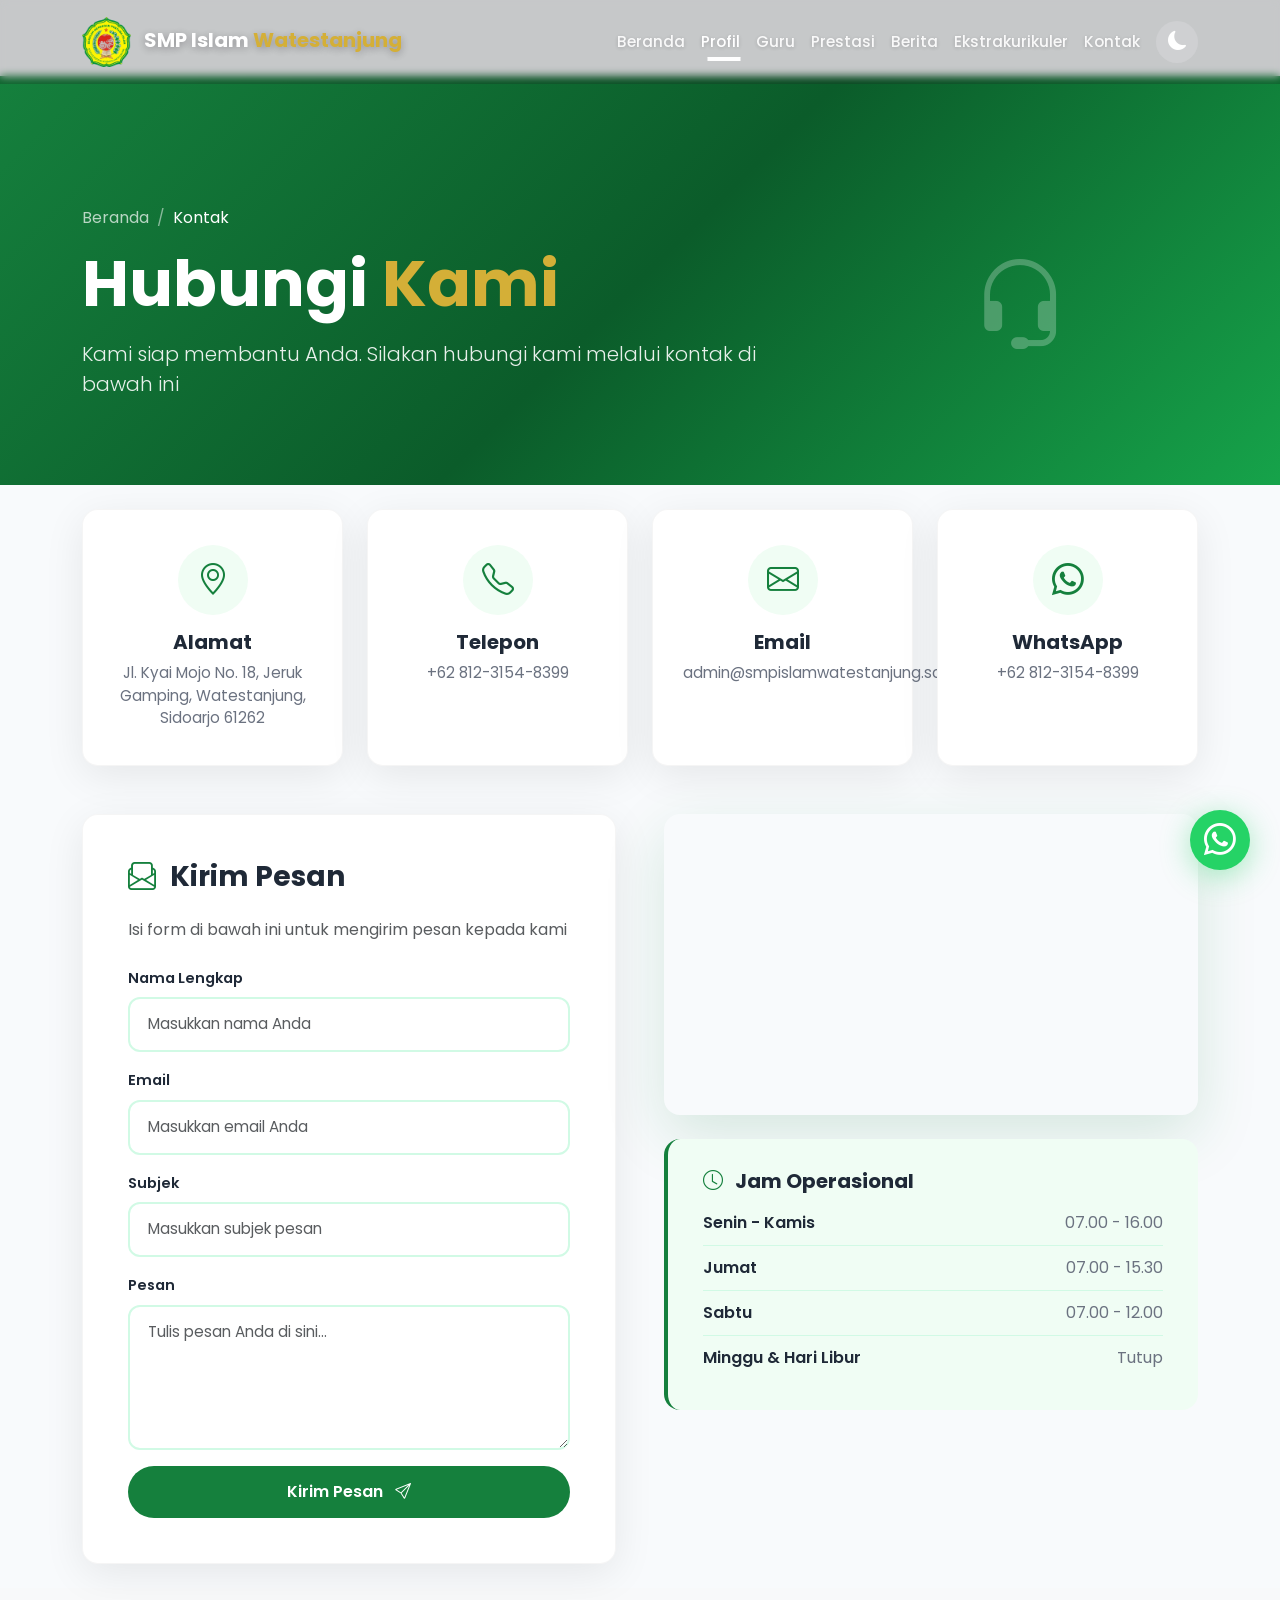
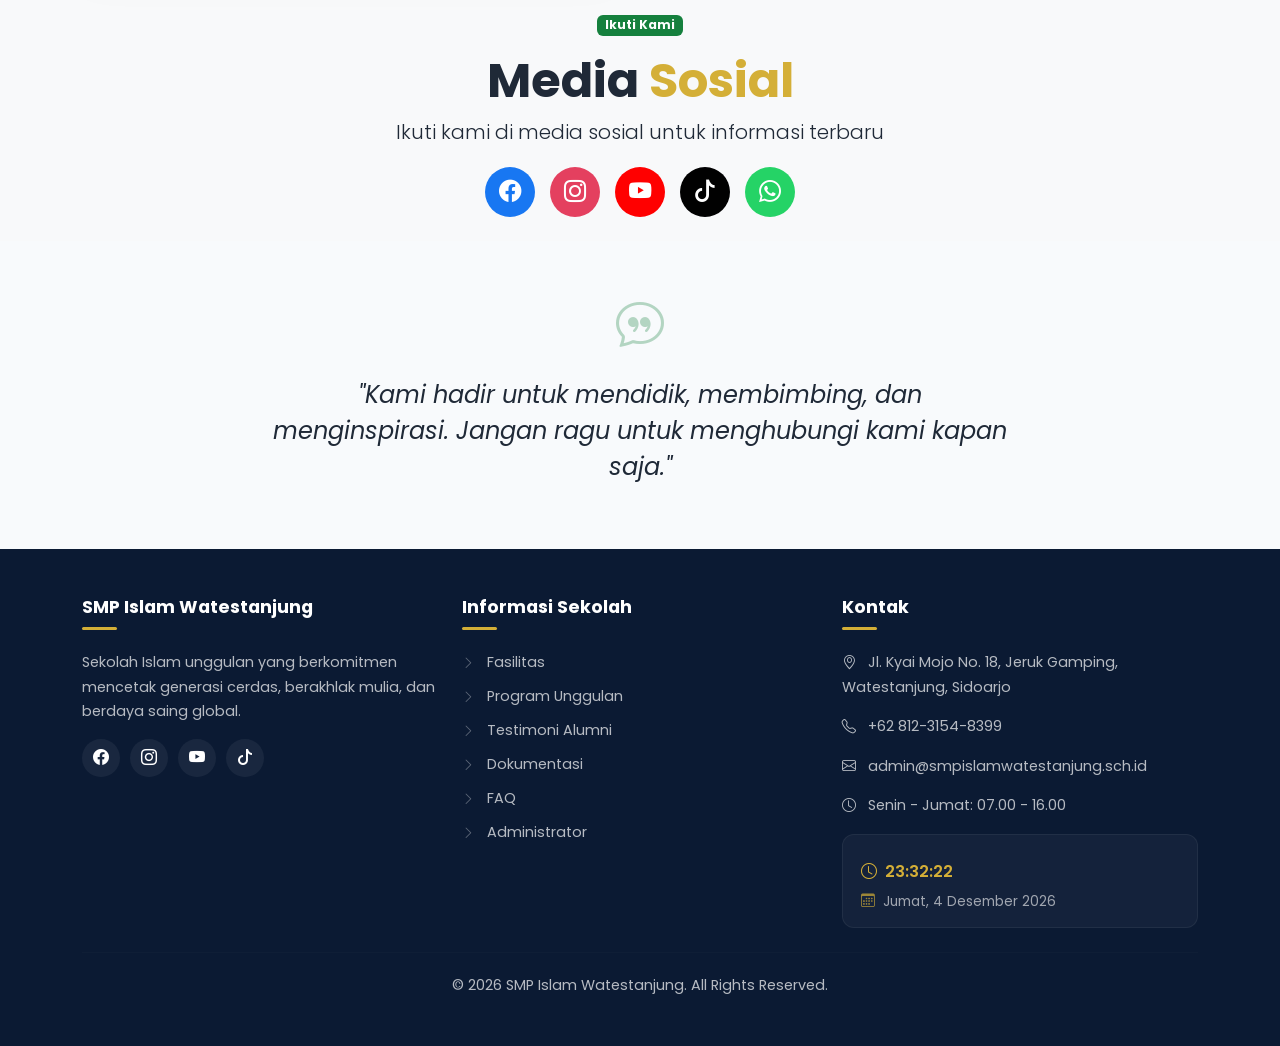
<file: Frontend/navbar/kontak/kontak.html>
<!DOCTYPE html>
<html lang="id">
<head>
    <meta charset="UTF-8" />
    <meta name="viewport" content="width=device-width, initial-scale=1.0" />
    <meta name="description" content="Kontak SMP Islam Watestanjung - Hubungi kami untuk informasi lebih lanjut tentang pendaftaran, akademik, dan kegiatan sekolah" />
    <title>Kontak - SMP Islam Watestanjung</title>
    
    <!-- Favicon -->
    <link rel="icon" type="image/png" sizes="32x32" href="../../../assets/logo/logo-smp-islam.png" />
    <link rel="icon" type="image/png" sizes="16x16" href="../../../assets/logo/logo-smp-islam.png" />
    <link rel="apple-touch-icon" sizes="180x180" href="../../../assets/logo/logo-smp-islam.png" />
    
    <!-- Bootstrap 5.3 CSS -->
    <link href="https://cdn.jsdelivr.net/npm/bootstrap@5.3.2/dist/css/bootstrap.min.css" rel="stylesheet" />
    
    <!-- Bootstrap Icons -->
    <link href="https://cdn.jsdelivr.net/npm/bootstrap-icons@1.11.3/font/bootstrap-icons.css" rel="stylesheet" />
    
    <!-- Google Fonts Poppins -->
    <link href="https://fonts.googleapis.com/css2?family=Poppins:wght@300;400;500;600;700;800;900&display=swap" rel="stylesheet" />
    
    <!-- AOS Animation -->
    <link href="https://unpkg.com/aos@2.3.1/dist/aos.css" rel="stylesheet" />
    
    <!-- Custom CSS -->
    <link href="../../css/style.css" rel="stylesheet" />
    <link href="../../css/responsive.css" rel="stylesheet" />
    <link href="../../css/animation.css" rel="stylesheet" />
    <link rel="stylesheet" href="kontak.css">
</head>
<body>

    <!-- LOADING SCREEN -->
    <div id="loading-screen">
        <div class="loader-wrapper">
            <div class="loader-ring"></div>
            <div class="loader-text">SMP Islam Watestanjung</div>
        </div>
    </div>

    <div id="scroll-progress-bar"></div>

    <!-- NAVBAR -->
    <nav class="navbar navbar-expand-lg fixed-top" id="mainNav">
        <div class="container">
            <a class="navbar-brand" href="../../../index.html">
                <img src="../../../assets/logo/logo-smp-islam.png" alt="Logo SMP Islam Watestanjung" height="50" class="me-2" />
                <span class="brand-text">SMP Islam <span>Watestanjung</span></span>
            </a>
            <button class="navbar-toggler" type="button" data-bs-toggle="collapse" data-bs-target="#navbarNav"
                aria-controls="navbarNav" aria-expanded="false" aria-label="Toggle navigation">
                <span class="navbar-toggler-icon"></span>
            </button>
            <div class="collapse navbar-collapse" id="navbarNav">
                <ul class="navbar-nav ms-auto">
                    <li class="nav-item"><a class="nav-link" href="../../../index.html">Beranda</a></li>
                    <li class="nav-item dropdown">
                        <a class="nav-link dropdown-toggle" href="#" id="navbarDropdownProfil" role="button"
                            data-bs-toggle="dropdown" aria-expanded="false">Profil</a>
                        <ul class="dropdown-menu" aria-labelledby="navbarDropdownProfil">
                            <li><a class="dropdown-item" href="../profil/sejarah.html">Sejarah</a></li>
                            <li><a class="dropdown-item" href="../profil/visi-misi.html">Visi &amp; Misi</a></li>
                            <li><a class="dropdown-item" href="../profil/sambutan.html">Sambutan Kepsek</a></li>
                        </ul>
                    </li>
                    <li class="nav-item"><a class="nav-link" href="../guru/guru.php">Guru</a></li>
                    <li class="nav-item"><a class="nav-link" href="../prestasi/prestasi.php">Prestasi</a></li>
                    <li class="nav-item"><a class="nav-link" href="../berita/berita.php">Berita</a></li>
                    <li class="nav-item"><a class="nav-link" href="../ekstra/ekstra.html">Ekstrakurikuler</a></li>
                    <li class="nav-item"><a class="nav-link active" href="../kontak/kontak.html">Kontak</a></li>
                </ul>
                <button class="btn btn-dark-mode ms-2" id="darkModeToggle" aria-label="Toggle Dark Mode">
                    <i class="bi bi-moon-fill"></i>
                </button>
            </div>
        </div>
    </nav>

    <!-- PAGE HEADER -->
    <section class="page-header-kontak">
        <div class="container">
            <div class="row align-items-center">
                <div class="col-lg-8" data-aos="fade-up">
                    <nav aria-label="breadcrumb">
                        <ol class="breadcrumb">
                            <li class="breadcrumb-item"><a href="../../../index.html">Beranda</a></li>
                            <li class="breadcrumb-item active" aria-current="page">Kontak</li>
                        </ol>
                    </nav>
                    <h1 class="display-3 fw-bold mb-3">Hubungi <span style="color: var(--gold);">Kami</span></h1>
                    <p class="lead" style="font-size: 1.25rem; opacity: 0.9;">
                        Kami siap membantu Anda. Silakan hubungi kami melalui kontak di bawah ini
                    </p>
                </div>
                <div class="col-lg-4 text-center d-none d-lg-block" data-aos="fade-left">
                    <i class="bi bi-headset" style="font-size: 6rem; opacity: 0.25; color: var(--white);"></i>
                </div>
            </div>
        </div>
    </section>

    <!-- KONTAK CARD -->
    <section class="py-4">
        <div class="container">
            <div class="row g-4">
                <div class="col-md-6 col-lg-3" data-aos="fade-up" data-aos-delay="100">
                    <div class="kontak-card-main">
                        <div class="kontak-icon"><i class="bi bi-geo-alt"></i></div>
                        <h5>Alamat</h5>
                        <p>Jl. Kyai Mojo No. 18, Jeruk Gamping, Watestanjung, Sidoarjo 61262</p>
                    </div>
                </div>
                <div class="col-md-6 col-lg-3" data-aos="fade-up" data-aos-delay="200">
                    <div class="kontak-card-main">
                        <div class="kontak-icon"><i class="bi bi-telephone"></i></div>
                        <h5>Telepon</h5>
                        <p><a href="tel:+6281231548399">+62 812-3154-8399</a></p>
                    </div>
                </div>
                <div class="col-md-6 col-lg-3" data-aos="fade-up" data-aos-delay="300">
                    <div class="kontak-card-main">
                        <div class="kontak-icon"><i class="bi bi-envelope"></i></div>
                        <h5>Email</h5>
                        <p><a href="mailto:admin@smpislamwatestanjung.sch.id">admin@smpislamwatestanjung.sch.id</a></p>
                    </div>
                </div>
                <div class="col-md-6 col-lg-3" data-aos="fade-up" data-aos-delay="400">
                    <div class="kontak-card-main">
                        <div class="kontak-icon"><i class="bi bi-whatsapp"></i></div>
                        <h5>WhatsApp</h5>
                        <p><a href="https://wa.me/6281231548399" target="_blank">+62 812-3154-8399</a></p>
                    </div>
                </div>
            </div>
        </div>
    </section>

    <!-- FORM KONTAK & MAP -->
    <section class="py-4">
        <div class="container">
            <div class="row g-5">
                <!-- Form -->
                <div class="col-lg-6" data-aos="fade-right">
                    <div class="form-kontak">
                        <h3 class="fw-bold mb-4"><i class="bi bi-envelope-paper text-primary me-2"></i> Kirim Pesan</h3>
                        <p class="text-muted mb-4">Isi form di bawah ini untuk mengirim pesan kepada kami</p>
                        
                        <form action="#" method="POST">
                            <div class="mb-3">
                                <label class="form-label">Nama Lengkap</label>
                                <input type="text" class="form-control" placeholder="Masukkan nama Anda" required />
                            </div>
                            <div class="mb-3">
                                <label class="form-label">Email</label>
                                <input type="email" class="form-control" placeholder="Masukkan email Anda" required />
                            </div>
                            <div class="mb-3">
                                <label class="form-label">Subjek</label>
                                <input type="text" class="form-control" placeholder="Masukkan subjek pesan" required />
                            </div>
                            <div class="mb-3">
                                <label class="form-label">Pesan</label>
                                <textarea class="form-control" rows="5" placeholder="Tulis pesan Anda di sini..." required></textarea>
                            </div>
                            <button type="submit" class="btn btn-submit w-100">
                                Kirim Pesan <i class="bi bi-send ms-2"></i>
                            </button>
                        </form>
                    </div>
                </div>
                
                <!-- Map & Info -->
                <div class="col-lg-6" data-aos="fade-left">
                    <div class="map-container">
                        <iframe 
                            src="https://www.google.com/maps/embed?pb=!1m18!1m12!1m3!1d3954.8458340592987!2d112.5600726!3d-7.3753391!2m3!1f0!2f0!3f0!3m2!1i1024!2i768!4f13.1!3m3!1m2!1s0x2e780892873f76a9%3A0x5b8edea7ca068924!2sSMP%20Islam%20Watestanjung!5e0!3m2!1sid!2sid!4v1744866322625!5m2!1sid!2sid" 
                            loading="lazy" 
                            referrerpolicy="no-referrer-when-downgrade">
                        </iframe>
                    </div>
                    
                    <div class="jam-operasional mt-4">
                        <h5 class="fw-bold"><i class="bi bi-clock text-primary me-2"></i> Jam Operasional</h5>
                        <div class="jam-item">
                            <span class="hari">Senin - Kamis</span>
                            <span class="waktu">07.00 - 16.00</span>
                        </div>
                        <div class="jam-item">
                            <span class="hari">Jumat</span>
                            <span class="waktu">07.00 - 15.30</span>
                        </div>
                        <div class="jam-item">
                            <span class="hari">Sabtu</span>
                            <span class="waktu">07.00 - 12.00</span>
                        </div>
                        <div class="jam-item">
                            <span class="hari">Minggu &amp; Hari Libur</span>
                            <span class="waktu">Tutup</span>
                        </div>
                    </div>
                </div>
            </div>
        </div>
    </section>

    <!-- SOSIAL MEDIA -->
    <section class="py-4 bg-light">
        <div class="container">
            <div class="text-center" data-aos="fade-up">
                <span class="badge bg-primary mb-3">Ikuti Kami</span>
                <h2 class="display-5 fw-bold">Media <span style="color: var(--gold);">Sosial</span></h2>
                <p class="lead">Ikuti kami di media sosial untuk informasi terbaru</p>
                
                <div class="social-media-kontak justify-content-center">
                    <a href="#" class="facebook"><i class="bi bi-facebook"></i></a>
                    <a href="#" class="instagram"><i class="bi bi-instagram"></i></a>
                    <a href="#" class="youtube"><i class="bi bi-youtube"></i></a>
                    <a href="#" class="tiktok"><i class="bi bi-tiktok"></i></a>
                    <a href="https://wa.me/6281231548399" target="_blank" class="whatsapp"><i class="bi bi-whatsapp"></i></a>
                </div>
            </div>
        </div>
    </section>

    <!-- QUOTE PENUTUP -->
    <section class="py-5">
        <div class="container">
            <div class="row justify-content-center" data-aos="fade-up">
                <div class="col-lg-8 text-center">
                    <i class="bi bi-chat-quote" style="font-size: 3rem; color: var(--primary); opacity: 0.3;"></i>
                    <blockquote class="blockquote fs-4 fst-italic mt-3">
                        "Kami hadir untuk mendidik, membimbing, dan menginspirasi. Jangan ragu untuk menghubungi kami kapan saja."
                    </blockquote>
                </div>
            </div>
        </div>
    </section>

    <!-- FOOTER -->
    <footer class="footer py-5">
        <div class="container">
            <div class="row g-4">
                <!-- Kolom 1: Tentang Sekolah -->
                <div class="col-md-6 col-lg-4">
                    <h5 class="fw-bold">SMP Islam Watestanjung</h5>
                    <p>Sekolah Islam unggulan yang berkomitmen mencetak generasi cerdas, berakhlak mulia, dan berdaya
                        saing global.</p>
                    <div class="social-icons">
                        <a href="#"><i class="bi bi-facebook"></i></a>
                        <a href="#"><i class="bi bi-instagram"></i></a>
                        <a href="#"><i class="bi bi-youtube"></i></a>
                        <a href="#"><i class="bi bi-tiktok"></i></a>
                    </div>
                </div>

                <!-- Kolom 2: Informasi Sekolah -->
                <div class="col-md-6 col-lg-4">
                    <h5 class="fw-bold">Informasi Sekolah</h5>
                    <ul class="list-unstyled">
                        <li><a href="../../../index.html#fasilitas"><i class="bi bi-chevron-right"></i> Fasilitas</a></li>
                        <li><a href="../../../index.html#akademik"><i class="bi bi-chevron-right"></i> Program Unggulan</a></li>
                        <li><a href="../../../index.html#testimoni"><i class="bi bi-chevron-right"></i> Testimoni Alumni</a></li>
                        <li><a href="../../../index.html#galeri"><i class="bi bi-chevron-right"></i> Dokumentasi</a></li>
                        <li><a href="../faq/faq.html"><i class="bi bi-chevron-right"></i> FAQ</a></li>
                        <li><a href="../../../Admin/login.php"><i class="bi bi-chevron-right"></i> Administrator</a>
                        </li>
                    </ul>
                </div>

                <!-- Kolom 3: Kontak + Live Clock + Tanggal Update -->
                <div class="col-md-6 col-lg-4">
                    <h5 class="fw-bold">Kontak</h5>
                    <p><i class="bi bi-geo-alt me-2"></i> Jl. Kyai Mojo No. 18, Jeruk Gamping, Watestanjung, Sidoarjo</p>
                    <p><i class="bi bi-telephone me-2"></i> +62 812-3154-8399</p>
                    <p><i class="bi bi-envelope me-2"></i> admin@smpislamwatestanjung.sch.id</p>
                    <p><i class="bi bi-clock me-2"></i> Senin - Jumat: 07.00 - 16.00</p>

                    <!-- Live Clock & Tanggal Update -->
                    <div class="footer-info mt-3">
                        <div class="live-clock">
                            <i class="bi bi-clock me-1"></i> <span id="clock">00:00:00</span>
                        </div>
                        <div class="update-date mt-2">
                            <i class="bi bi-calendar3 me-1"></i> <span id="updateDate">Loading...</span>
                        </div>
                    </div>
                </div>
            </div>
            <hr class="mt-4" />
            <div class="text-center">
                <p class="mb-0">&copy; 2026 SMP Islam Watestanjung. All Rights Reserved.</p>
            </div>
        </div>
    </footer>

    <!-- FLOATING WHATSAPP -->
    <a href="https://wa.me/6281231548399" target="_blank" class="floating-whatsapp" aria-label="WhatsApp">
        <i class="bi bi-whatsapp"></i>
    </a>

    <!-- BACK TO TOP -->
    <button id="backToTop" class="btn btn-primary back-to-top" aria-label="Back to top">
        <i class="bi bi-chevron-up"></i>
    </button>

    <!-- SCRIPTS -->
    <script src="https://cdn.jsdelivr.net/npm/bootstrap@5.3.2/dist/js/bootstrap.bundle.min.js"></script>
    <script src="https://unpkg.com/aos@2.3.1/dist/aos.js"></script>
    <script src="../../js/script.js"></script>
    <script src="../../js/counter.js"></script>
    <script src="kontak.js"></script>

</body>
</html>
</file>
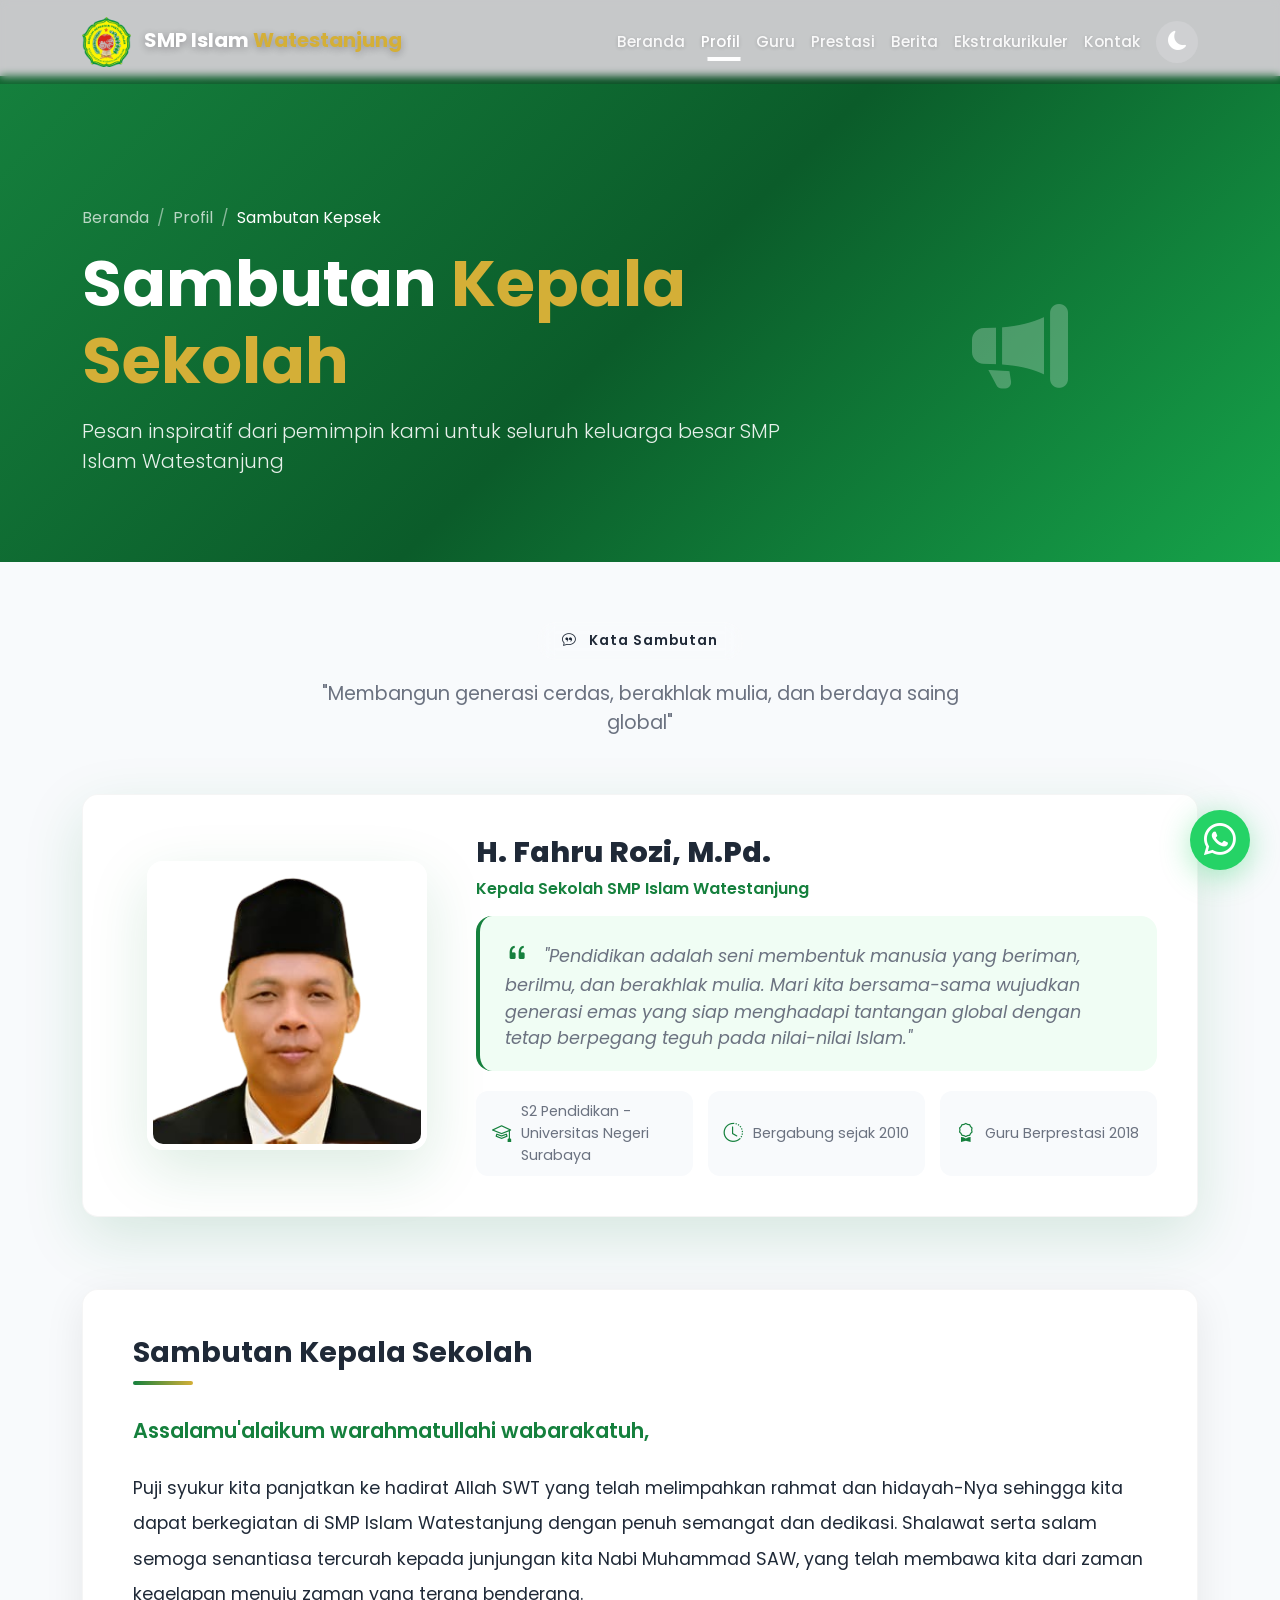
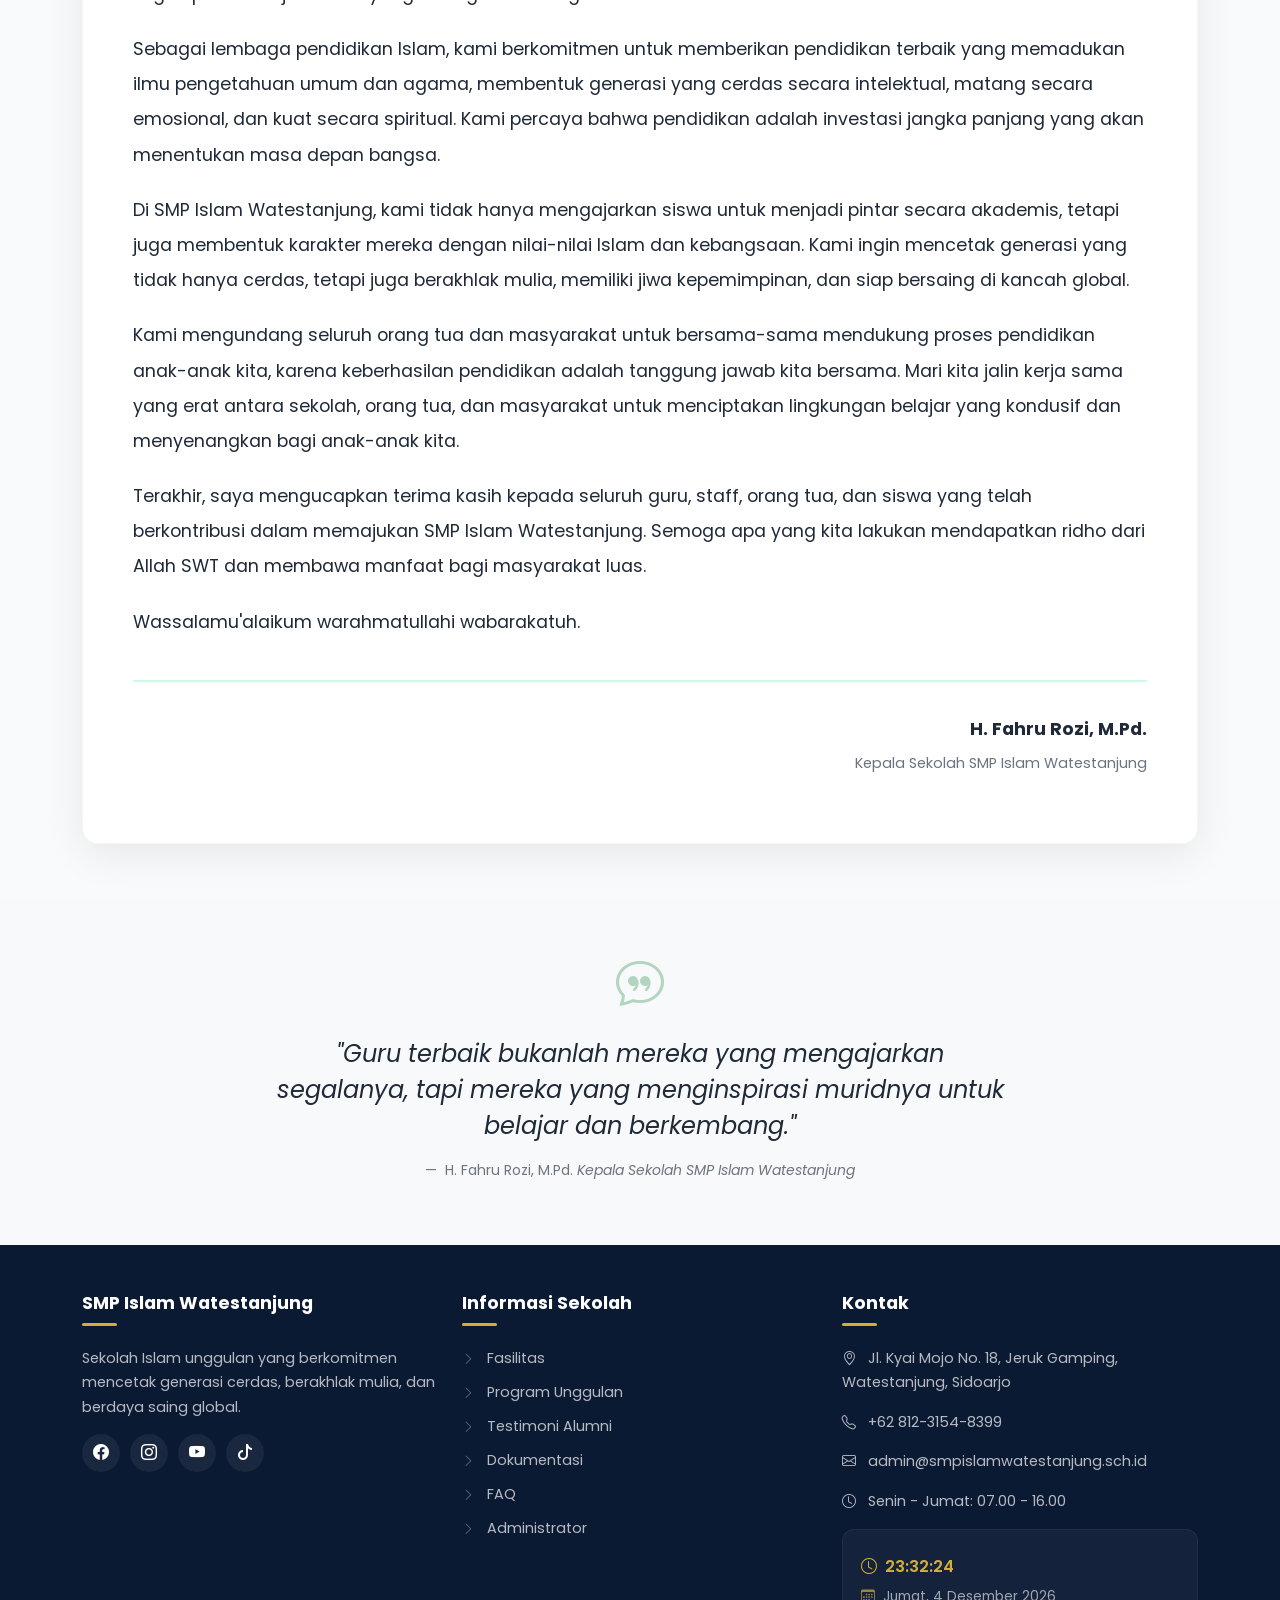
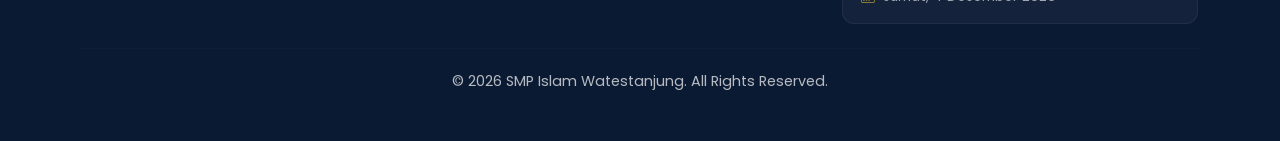
<file: Frontend/navbar/profil/sambutan.html>
<!DOCTYPE html>
<html lang="id">
<head>
    <meta charset="UTF-8" />
    <meta name="viewport" content="width=device-width, initial-scale=1.0" />
    <meta name="description" content="Sambutan Kepala Sekolah SMP Islam Watestanjung - Pesan inspiratif dari pemimpin sekolah" />
    <title>Sambutan Kepala Sekolah - SMP Islam Watestanjung</title>
    
    <!-- Favicon -->
    <link rel="icon" type="image/png" sizes="32x32" href="../../../assets/logo/logo-smp-islam.png" />
    <link rel="icon" type="image/png" sizes="16x16" href="../../../assets/logo/logo-smp-islam.png" />
    <link rel="apple-touch-icon" sizes="180x180" href="../../../assets/logo/logo-smp-islam.png" />
    
    <!-- Bootstrap 5.3 CSS -->
    <link href="https://cdn.jsdelivr.net/npm/bootstrap@5.3.2/dist/css/bootstrap.min.css" rel="stylesheet" />
    
    <!-- Bootstrap Icons -->
    <link href="https://cdn.jsdelivr.net/npm/bootstrap-icons@1.11.3/font/bootstrap-icons.css" rel="stylesheet" />
    
    <!-- Google Fonts Poppins -->
    <link href="https://fonts.googleapis.com/css2?family=Poppins:wght@300;400;500;600;700;800;900&display=swap" rel="stylesheet" />
    
    <!-- AOS Animation -->
    <link href="https://unpkg.com/aos@2.3.1/dist/aos.css" rel="stylesheet" />
    
    <!-- Custom CSS -->
    <link href="../../css/style.css" rel="stylesheet" />
    <link href="../../css/responsive.css" rel="stylesheet" />
    <link href="../../css/animation.css" rel="stylesheet" />
    
    <style>
        /* ===== HALAMAN SAMBUTAN - TAMBAHAN CSS ===== */
        
        /* Page Header */
        .page-header-sambutan {
            background: linear-gradient(135deg, var(--primary) 0%, #0b5c2a 50%, var(--secondary) 100%);
            padding: 130px 0 70px;
            color: var(--white);
            position: relative;
            overflow: hidden;
        }
        
        .page-header-sambutan .breadcrumb {
            background: transparent;
            padding: 0;
        }
        
        .page-header-sambutan .breadcrumb-item a {
            color: rgba(255,255,255,0.7);
            text-decoration: none;
            transition: var(--transition);
        }
        
        .page-header-sambutan .breadcrumb-item a:hover {
            color: var(--white);
        }
        
        .page-header-sambutan .breadcrumb-item.active {
            color: var(--white);
        }
        
        .page-header-sambutan .breadcrumb-item + .breadcrumb-item::before {
            color: rgba(255,255,255,0.5);
        }
        
        /* Hero Sambutan */
        .sambutan-hero {
            position: relative;
            padding: 60px 0 40px;
        }
        
        .sambutan-hero .sambutan-badge {
            display: inline-block;
            padding: 8px 24px;
            background: rgba(255,255,255,0.12);
            border-radius: 50px;
            font-size: 0.85rem;
            font-weight: 600;
            letter-spacing: 1px;
            backdrop-filter: blur(8px);
            border: 1px solid rgba(255,255,255,0.08);
            margin-bottom: 20px;
        }
        
        /* Profil Kepala Sekolah */
        .profil-kepsek {
            background: var(--white);
            border-radius: var(--radius);
            padding: 40px;
            box-shadow: var(--shadow-hover);
            margin-bottom: 40px;
            border: 1px solid rgba(0,0,0,0.04);
        }
        
        .profil-kepsek .foto-kepsek {
            width: 100%;
            max-width: 280px;
            border-radius: var(--radius);
            border: 6px solid var(--white);
            box-shadow: var(--shadow-hover);
        }
        
        .profil-kepsek .kepsek-name {
            font-size: 1.8rem;
            font-weight: 800;
            color: var(--text);
        }
        
        .profil-kepsek .kepsek-title {
            font-size: 1rem;
            color: var(--primary);
            font-weight: 600;
            margin-bottom: 15px;
        }
        
        .profil-kepsek .kepsek-quote {
            font-size: 1.1rem;
            font-style: italic;
            color: var(--text-soft);
            padding: 20px 25px;
            background: var(--soft-bg);
            border-radius: var(--radius);
            border-left: 4px solid var(--primary);
            margin: 15px 0;
        }
        
        .profil-kepsek .kepsek-quote i {
            color: var(--primary);
            font-size: 1.5rem;
            margin-right: 10px;
        }
        
        .profil-kepsek .kepsek-bio {
            display: grid;
            grid-template-columns: repeat(auto-fit, minmax(200px, 1fr));
            gap: 15px;
            margin-top: 20px;
        }
        
        .profil-kepsek .kepsek-bio .bio-item {
            display: flex;
            align-items: center;
            gap: 10px;
            padding: 10px 16px;
            background: var(--bg);
            border-radius: 12px;
            font-size: 0.9rem;
            color: var(--text-soft);
        }
        
        .profil-kepsek .kepsek-bio .bio-item i {
            color: var(--primary);
            font-size: 1.2rem;
        }
        
        /* Isi Sambutan */
        .sambutan-content {
            background: var(--white);
            border-radius: var(--radius);
            padding: 45px 50px;
            box-shadow: var(--shadow);
            margin-bottom: 40px;
            border: 1px solid rgba(0,0,0,0.04);
        }
        
        .sambutan-content .sambutan-title {
            font-size: 1.8rem;
            font-weight: 700;
            color: var(--text);
            margin-bottom: 25px;
            position: relative;
            padding-bottom: 15px;
        }
        
        .sambutan-content .sambutan-title::after {
            content: '';
            position: absolute;
            bottom: 0;
            left: 0;
            width: 60px;
            height: 4px;
            background: linear-gradient(90deg, var(--primary), var(--gold));
            border-radius: 4px;
        }
        
        .sambutan-content p {
            font-size: 1.1rem;
            line-height: 2;
            color: var(--text);
            margin-bottom: 20px;
        }
        
        .sambutan-content .sambutan-salam {
            font-size: 1.3rem;
            font-weight: 600;
            color: var(--primary);
        }
        
        .sambutan-content .sambutan-tanda-tangan {
            margin-top: 40px;
            padding-top: 30px;
            border-top: 2px solid var(--border);
            text-align: right;
        }
        
        .sambutan-content .sambutan-tanda-tangan img {
            max-width: 150px;
            height: auto;
            margin-bottom: 10px;
        }
        
        .sambutan-content .sambutan-tanda-tangan .ttd-name {
            font-size: 1.1rem;
            font-weight: 700;
            color: var(--text);
            margin-bottom: 2px;
        }
        
        .sambutan-content .sambutan-tanda-tangan .ttd-title {
            font-size: 0.9rem;
            color: var(--text-soft);
        }
        
        /* Visi Misi Singkat */
        .visi-misi-singkat {
            background: var(--soft-bg);
            border-radius: var(--radius);
            padding: 40px;
            margin-top: 30px;
        }
        
        .visi-misi-singkat h4 {
            font-weight: 700;
            color: var(--text);
            margin-bottom: 15px;
        }
        
        .visi-misi-singkat .visi-box {
            background: var(--white);
            padding: 20px 25px;
            border-radius: var(--radius);
            border-left: 4px solid var(--primary);
            margin-bottom: 15px;
        }
        
        .visi-misi-singkat .visi-box h6 {
            font-weight: 700;
            color: var(--primary);
        }
        
        .visi-misi-singkat .visi-box p {
            margin-bottom: 0;
            color: var(--text-soft);
        }
        
        /* Timeline Kepsek */
        .kepsek-timeline {
            background: var(--white);
            border-radius: var(--radius);
            padding: 35px 40px;
            box-shadow: var(--shadow);
            border: 1px solid rgba(0,0,0,0.04);
        }
        
        .kepsek-timeline h5 {
            font-weight: 700;
            margin-bottom: 20px;
        }
        
        .kepsek-timeline .timeline-item {
            display: flex;
            gap: 20px;
            padding: 15px 0;
            border-bottom: 1px solid var(--border);
        }
        
        .kepsek-timeline .timeline-item:last-child {
            border-bottom: none;
        }
        
        .kepsek-timeline .timeline-item .timeline-year {
            font-weight: 800;
            color: var(--primary);
            min-width: 70px;
            font-size: 1.1rem;
        }
        
        .kepsek-timeline .timeline-item .timeline-desc {
            color: var(--text-soft);
        }
        
        /* Responsive */
        @media (max-width: 991px) {
            .profil-kepsek {
                padding: 30px;
            }
            .sambutan-content {
                padding: 30px 25px;
            }
            .sambutan-content p {
                font-size: 1rem;
            }
            .profil-kepsek .foto-kepsek {
                max-width: 200px;
            }
        }
        
        @media (max-width: 767px) {
            .page-header-sambutan {
                padding: 110px 0 40px;
            }
            .sambutan-content {
                padding: 25px 20px;
            }
            .profil-kepsek {
                padding: 20px;
            }
            .profil-kepsek .kepsek-name {
                font-size: 1.4rem;
            }
            .sambutan-content .sambutan-title {
                font-size: 1.4rem;
            }
            .visi-misi-singkat {
                padding: 25px;
            }
            .kepsek-timeline {
                padding: 25px 20px;
            }
            .profil-kepsek .kepsek-bio {
                grid-template-columns: 1fr;
            }
        }
    </style>
</head>
<body>

    <!-- LOADING SCREEN -->
    <div id="loading-screen">
        <div class="loader-wrapper">
            <div class="loader-ring"></div>
            <div class="loader-text">SMP Islam Watestanjung</div>
        </div>
    </div>

    <div id="scroll-progress-bar"></div>

    <!-- NAVBAR -->
    <nav class="navbar navbar-expand-lg fixed-top" id="mainNav">
        <div class="container">
            <a class="navbar-brand" href="../../../index.html">
                <img src="../../../assets/logo/logo-smp-islam.png" alt="Logo SMP Islam Watestanjung" height="50" class="me-2" />
                <span class="brand-text">SMP Islam <span>Watestanjung</span></span>
            </a>
            <button class="navbar-toggler" type="button" data-bs-toggle="collapse" data-bs-target="#navbarNav"
                aria-controls="navbarNav" aria-expanded="false" aria-label="Toggle navigation">
                <span class="navbar-toggler-icon"></span>
            </button>
            <div class="collapse navbar-collapse" id="navbarNav">
                <ul class="navbar-nav ms-auto">
                    <li class="nav-item"><a class="nav-link" href="../../../index.html">Beranda</a></li>
                    <li class="nav-item dropdown">
                        <a class="nav-link dropdown-toggle active" href="#" id="navbarDropdownProfil" role="button"
                            data-bs-toggle="dropdown" aria-expanded="false">Profil</a>
                        <ul class="dropdown-menu" aria-labelledby="navbarDropdownProfil">
                            <li><a class="dropdown-item" href="../profil/sejarah.html">Sejarah</a></li>
                            <li><a class="dropdown-item" href="../profil/visi-misi.html">Visi &amp; Misi</a></li>
                            <li><a class="dropdown-item active" href="../profil/sambutan.html">Sambutan Kepsek</a></li>
                        </ul>
                    </li>
                    <li class="nav-item"><a class="nav-link" href="../guru/guru.php">Guru</a></li>
                    <li class="nav-item"><a class="nav-link" href="../prestasi/prestasi.php">Prestasi</a></li>
                    <li class="nav-item"><a class="nav-link" href="../berita/berita.php">Berita</a></li>
                    <li class="nav-item"><a class="nav-link" href="../ekstra/ekstra.html">Ekstrakurikuler</a></li>
                    <li class="nav-item"><a class="nav-link" href="../kontak/kontak.html">Kontak</a></li>
                </ul>
                <button class="btn btn-dark-mode ms-2" id="darkModeToggle" aria-label="Toggle Dark Mode">
                    <i class="bi bi-moon-fill"></i>
                </button>
            </div>
        </div>
    </nav>

    <!-- PAGE HEADER -->
    <section class="page-header-sambutan">
        <div class="container">
            <div class="row align-items-center">
                <div class="col-lg-8" data-aos="fade-up">
                    <nav aria-label="breadcrumb">
                        <ol class="breadcrumb">
                            <li class="breadcrumb-item"><a href="../../../index.html">Beranda</a></li>
                            <li class="breadcrumb-item"><a href="../profil.html">Profil</a></li>
                            <li class="breadcrumb-item active" aria-current="page">Sambutan Kepsek</li>
                        </ol>
                    </nav>
                    <h1 class="display-3 fw-bold mb-3">Sambutan <span style="color: var(--gold);">Kepala Sekolah</span></h1>
                    <p class="lead" style="font-size: 1.25rem; opacity: 0.9;">
                        Pesan inspiratif dari pemimpin kami untuk seluruh keluarga besar SMP Islam Watestanjung
                    </p>
                </div>
                <div class="col-lg-4 text-center d-none d-lg-block" data-aos="fade-left">
                    <i class="bi bi-megaphone-fill" style="font-size: 6rem; opacity: 0.25; color: var(--white);"></i>
                </div>
            </div>
        </div>
    </section>

    <!-- SAMBUTAN HERO -->
    <section class="sambutan-hero">
        <div class="container">
            <div class="text-center" data-aos="fade-up">
                <span class="sambutan-badge">
                    <i class="bi bi-chat-quote me-2"></i> Kata Sambutan
                </span>
                <p style="font-size: 1.2rem; color: var(--text-soft); max-width: 700px; margin: 0 auto;">
                    "Membangun generasi cerdas, berakhlak mulia, dan berdaya saing global"
                </p>
            </div>
        </div>
    </section>

    <!-- PROFIL KEPALA SEKOLAH -->
    <section class="py-3">
        <div class="container">
            <div class="profil-kepsek" data-aos="fade-up">
                <div class="row align-items-center g-4">
                    <div class="col-md-4 text-center">
                        <img src="../../../assets/guru/kepala.png" alt="Kepala Sekolah SMP Islam Watestanjung" class="foto-kepsek" />
                    </div>
                    <div class="col-md-8">
                        <h2 class="kepsek-name">H. Fahru Rozi, M.Pd.</h2>
                        <div class="kepsek-title">Kepala Sekolah SMP Islam Watestanjung</div>
                        
                        <div class="kepsek-quote">
                            <i class="bi bi-quote"></i>
                            "Pendidikan adalah seni membentuk manusia yang beriman, berilmu, dan berakhlak mulia. 
                            Mari kita bersama-sama wujudkan generasi emas yang siap menghadapi tantangan global 
                            dengan tetap berpegang teguh pada nilai-nilai Islam."
                        </div>
                        
                        <div class="kepsek-bio">
                            <div class="bio-item">
                                <i class="bi bi-mortarboard"></i>
                                <span>S2 Pendidikan - Universitas Negeri Surabaya</span>
                            </div>
                            <div class="bio-item">
                                <i class="bi bi-clock-history"></i>
                                <span>Bergabung sejak 2010</span>
                            </div>
                            <div class="bio-item">
                                <i class="bi bi-award"></i>
                                <span>Guru Berprestasi 2018</span>
                            </div>
                        </div>
                    </div>
                </div>
            </div>
        </div>
    </section>

    <!-- ISI SAMBUTAN -->
    <section class="py-3">
        <div class="container">
            <div class="sambutan-content" data-aos="fade-up">
                <h2 class="sambutan-title">Sambutan Kepala Sekolah</h2>
                
                <p class="sambutan-salam">Assalamu'alaikum warahmatullahi wabarakatuh,</p>
                
                <p>Puji syukur kita panjatkan ke hadirat Allah SWT yang telah melimpahkan rahmat dan hidayah-Nya sehingga kita dapat berkegiatan di SMP Islam Watestanjung dengan penuh semangat dan dedikasi. Shalawat serta salam semoga senantiasa tercurah kepada junjungan kita Nabi Muhammad SAW, yang telah membawa kita dari zaman kegelapan menuju zaman yang terang benderang.</p>
                
                <p>Sebagai lembaga pendidikan Islam, kami berkomitmen untuk memberikan pendidikan terbaik yang memadukan ilmu pengetahuan umum dan agama, membentuk generasi yang cerdas secara intelektual, matang secara emosional, dan kuat secara spiritual. Kami percaya bahwa pendidikan adalah investasi jangka panjang yang akan menentukan masa depan bangsa.</p>
                
                <p>Di SMP Islam Watestanjung, kami tidak hanya mengajarkan siswa untuk menjadi pintar secara akademis, tetapi juga membentuk karakter mereka dengan nilai-nilai Islam dan kebangsaan. Kami ingin mencetak generasi yang tidak hanya cerdas, tetapi juga berakhlak mulia, memiliki jiwa kepemimpinan, dan siap bersaing di kancah global.</p>
                
                <p>Kami mengundang seluruh orang tua dan masyarakat untuk bersama-sama mendukung proses pendidikan anak-anak kita, karena keberhasilan pendidikan adalah tanggung jawab kita bersama. Mari kita jalin kerja sama yang erat antara sekolah, orang tua, dan masyarakat untuk menciptakan lingkungan belajar yang kondusif dan menyenangkan bagi anak-anak kita.</p>
                
                <p>Terakhir, saya mengucapkan terima kasih kepada seluruh guru, staff, orang tua, dan siswa yang telah berkontribusi dalam memajukan SMP Islam Watestanjung. Semoga apa yang kita lakukan mendapatkan ridho dari Allah SWT dan membawa manfaat bagi masyarakat luas.</p>
                
                <p>Wassalamu'alaikum warahmatullahi wabarakatuh.</p>
                
                <div class="sambutan-tanda-tangan">
                    <p class="ttd-name">H. Fahru Rozi, M.Pd.</p>
                    <p class="ttd-title">Kepala Sekolah SMP Islam Watestanjung</p>
                </div>
            </div>
        </div>
    </section>

    <!-- QUOTE PENUTUP -->
    <section class="py-5 bg-light">
        <div class="container">
            <div class="row justify-content-center" data-aos="fade-up">
                <div class="col-lg-8 text-center">
                    <i class="bi bi-chat-quote" style="font-size: 3rem; color: var(--primary); opacity: 0.3;"></i>
                    <blockquote class="blockquote fs-4 fst-italic mt-3">
                        "Guru terbaik bukanlah mereka yang mengajarkan segalanya, tapi mereka yang menginspirasi muridnya untuk belajar dan berkembang."
                    </blockquote>
                    <figcaption class="blockquote-footer mt-2">
                        H. Fahru Rozi, M.Pd. <cite title="Source Title">Kepala Sekolah SMP Islam Watestanjung</cite>
                    </figcaption>
                </div>
            </div>
        </div>
    </section>

    <!-- FOOTER -->
    <footer class="footer py-5">
        <div class="container">
            <div class="row g-4">
                <!-- Kolom 1: Tentang Sekolah -->
                <div class="col-md-6 col-lg-4">
                    <h5 class="fw-bold">SMP Islam Watestanjung</h5>
                    <p>Sekolah Islam unggulan yang berkomitmen mencetak generasi cerdas, berakhlak mulia, dan berdaya
                        saing global.</p>
                    <div class="social-icons">
                        <a href="#"><i class="bi bi-facebook"></i></a>
                        <a href="#"><i class="bi bi-instagram"></i></a>
                        <a href="#"><i class="bi bi-youtube"></i></a>
                        <a href="#"><i class="bi bi-tiktok"></i></a>
                    </div>
                </div>

                <!-- Kolom 2: Informasi Sekolah -->
                <div class="col-md-6 col-lg-4">
                    <h5 class="fw-bold">Informasi Sekolah</h5>
                    <ul class="list-unstyled">
                        <li><a href="../../../index.html#fasilitas"><i class="bi bi-chevron-right"></i> Fasilitas</a></li>
                        <li><a href="../../../index.html#akademik"><i class="bi bi-chevron-right"></i> Program Unggulan</a></li>
                        <li><a href="../../../index.html#testimoni"><i class="bi bi-chevron-right"></i> Testimoni Alumni</a></li>
                        <li><a href="../../../index.html#galeri"><i class="bi bi-chevron-right"></i> Dokumentasi</a></li>
                        <li><a href="../faq/faq.html"><i class="bi bi-chevron-right"></i> FAQ</a></li>
                        <li><a href="../../../Admin/login.php"><i class="bi bi-chevron-right"></i> Administrator</a>
                        </li>
                    </ul>
                </div>

                <!-- Kolom 3: Kontak + Live Clock + Tanggal Update -->
                <div class="col-md-6 col-lg-4">
                    <h5 class="fw-bold">Kontak</h5>
                    <p><i class="bi bi-geo-alt me-2"></i> Jl. Kyai Mojo No. 18, Jeruk Gamping, Watestanjung, Sidoarjo</p>
                    <p><i class="bi bi-telephone me-2"></i> +62 812-3154-8399</p>
                    <p><i class="bi bi-envelope me-2"></i> admin@smpislamwatestanjung.sch.id</p>
                    <p><i class="bi bi-clock me-2"></i> Senin - Jumat: 07.00 - 16.00</p>

                    <!-- Live Clock & Tanggal Update -->
                    <div class="footer-info mt-3">
                        <div class="live-clock">
                            <i class="bi bi-clock me-1"></i> <span id="clock">00:00:00</span>
                        </div>
                        <div class="update-date mt-2">
                            <i class="bi bi-calendar3 me-1"></i> <span id="updateDate">Loading...</span>
                        </div>
                    </div>
                </div>
            </div>
            <hr class="mt-4" />
            <div class="text-center">
                <p class="mb-0">&copy; 2026 SMP Islam Watestanjung. All Rights Reserved.</p>
            </div>
        </div>
    </footer>

    <!-- FLOATING WHATSAPP -->
    <a href="https://wa.me/6281231548399" target="_blank" class="floating-whatsapp" aria-label="WhatsApp">
        <i class="bi bi-whatsapp"></i>
    </a>

    <!-- BACK TO TOP -->
    <button id="backToTop" class="btn btn-primary back-to-top" aria-label="Back to top">
        <i class="bi bi-chevron-up"></i>
    </button>

    <!-- SCRIPTS -->
    <script src="https://cdn.jsdelivr.net/npm/bootstrap@5.3.2/dist/js/bootstrap.bundle.min.js"></script>
    <script src="https://unpkg.com/aos@2.3.1/dist/aos.js"></script>
    <script src="../../js/script.js"></script>
    <script src="../../js/counter.js"></script>

    <script>
        // ===== AOS INIT =====
        document.addEventListener('DOMContentLoaded', function() {
            AOS.init({
                duration: 800,
                once: true,
                offset: 100,
                easing: 'ease-out-cubic'
            });
        });
    </script>

</body>
</html>
</file>
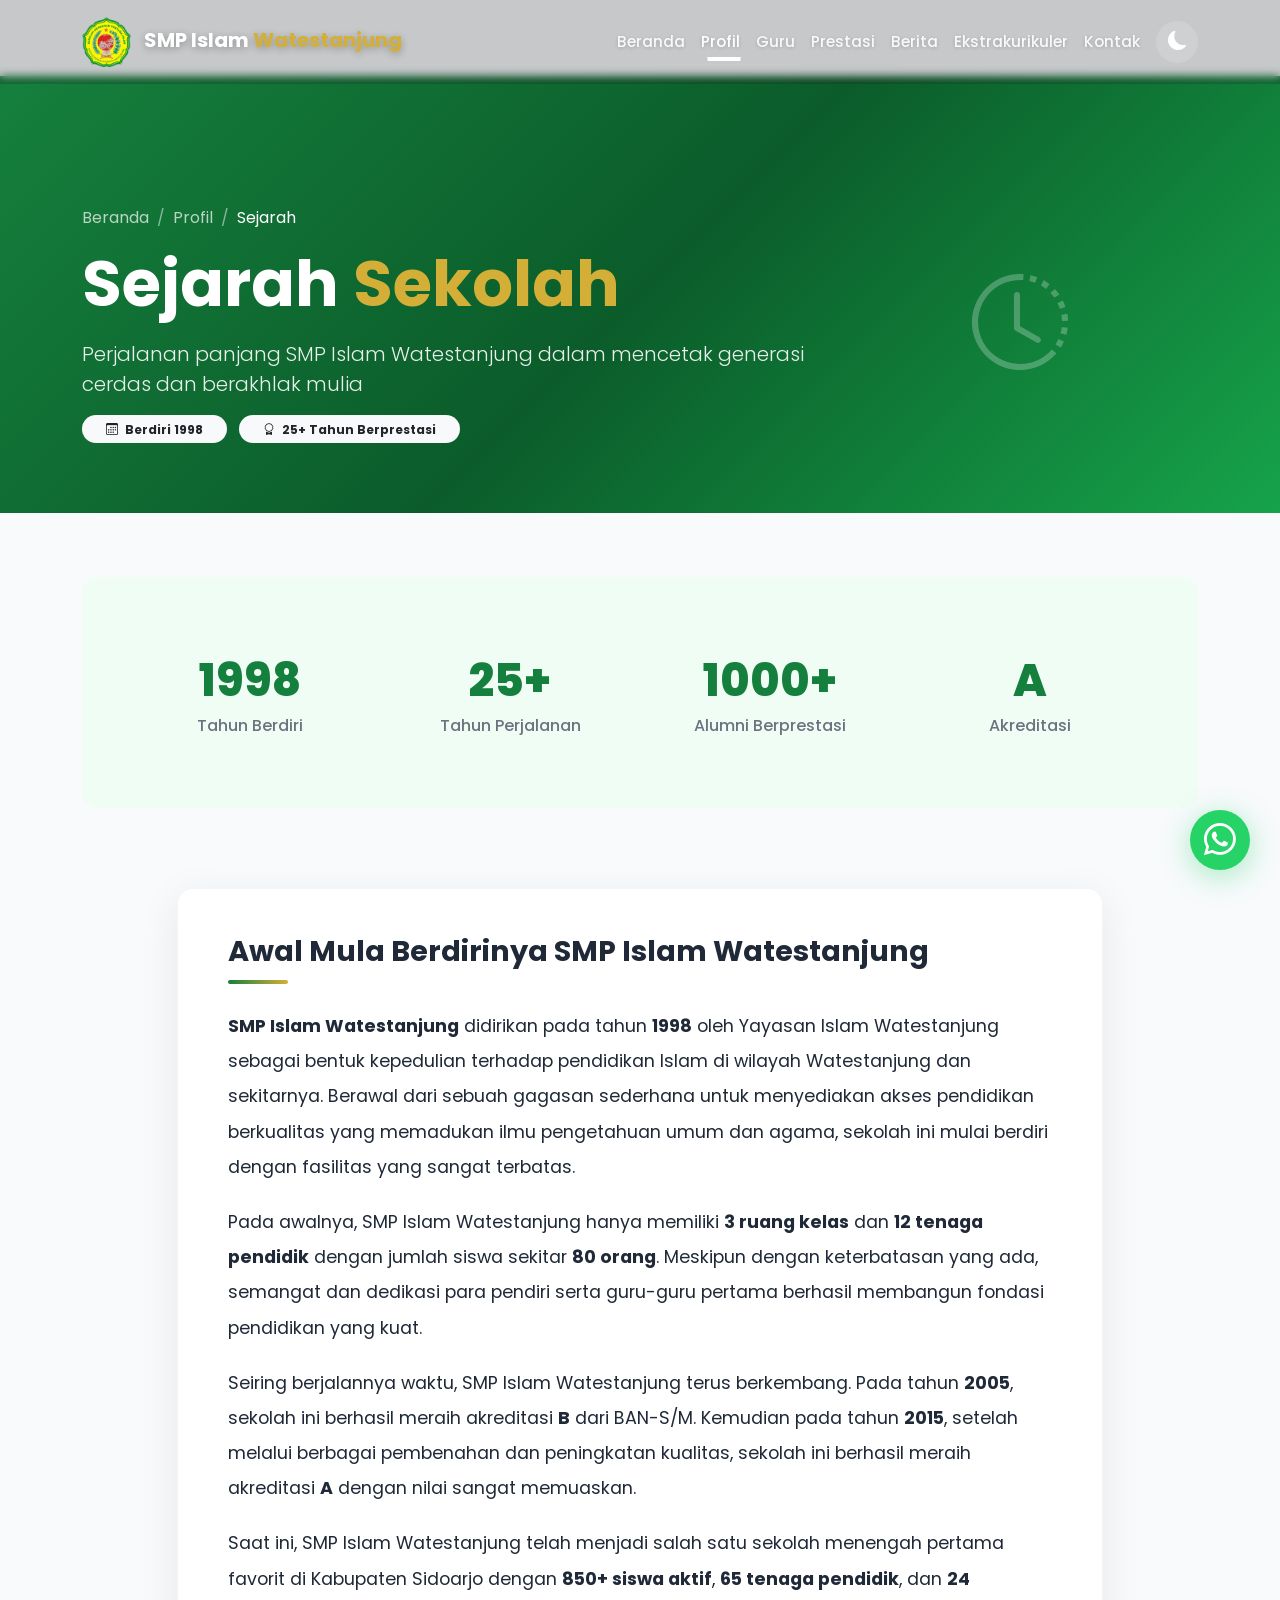
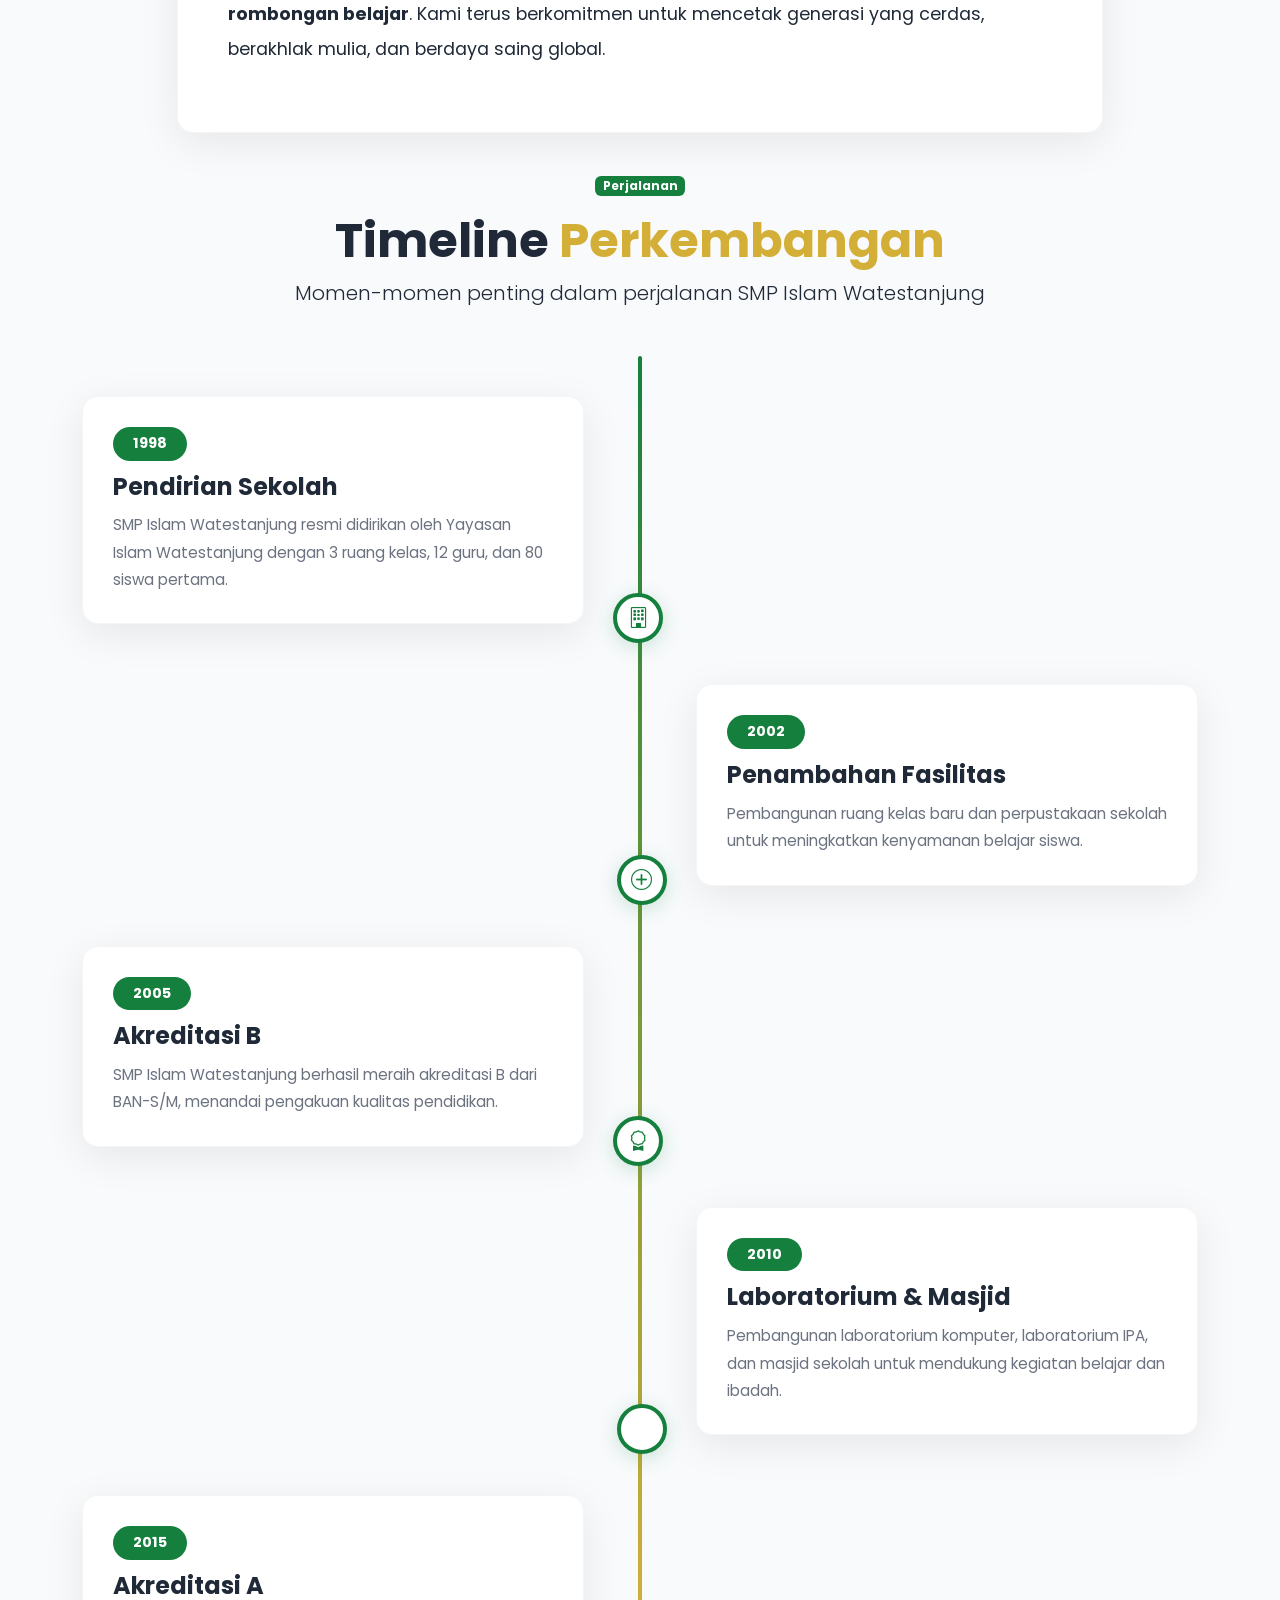
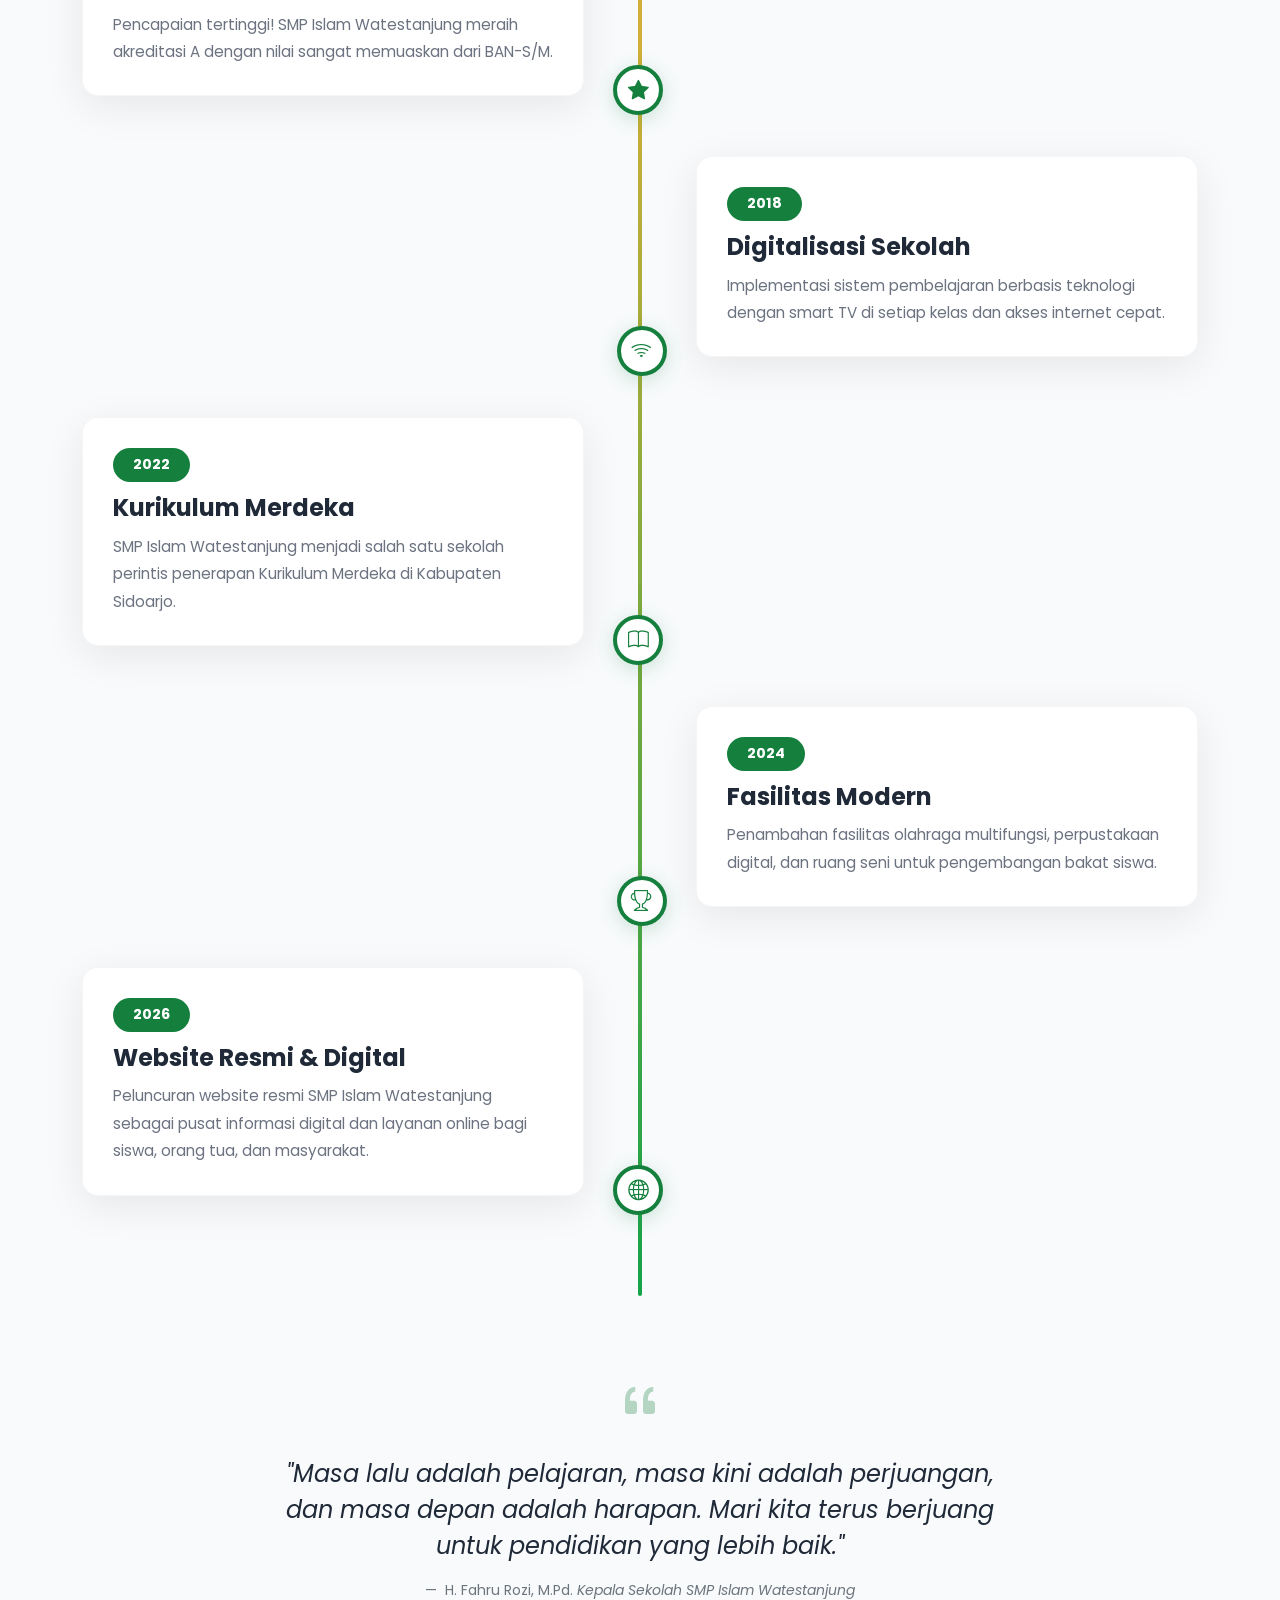
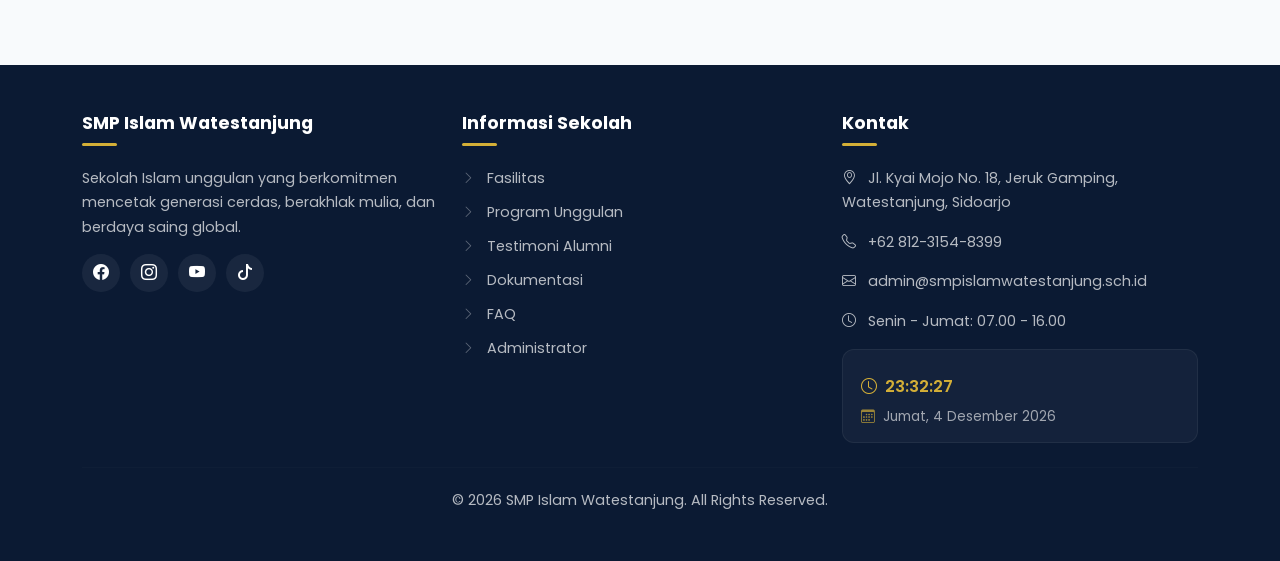
<file: Frontend/navbar/profil/sejarah.html>
<!DOCTYPE html>
<html lang="id">
<head>
    <meta charset="UTF-8" />
    <meta name="viewport" content="width=device-width, initial-scale=1.0" />
    <meta name="description" content="Sejarah SMP Islam Watestanjung - Perjalanan panjang mencetak generasi cerdas dan berakhlak mulia sejak 1998" />
    <title>Sejarah - SMP Islam Watestanjung</title>
    
    <!-- Favicon -->
    <link rel="icon" type="image/png" sizes="32x32" href="../../../assets/logo/logo-smp-islam.png" />
    <link rel="icon" type="image/png" sizes="16x16" href="../../../assets/logo/logo-smp-islam.png" />
    <link rel="apple-touch-icon" sizes="180x180" href="../../../assets/logo/logo-smp-islam.png" />
    
    <!-- Bootstrap 5.3 CSS -->
    <link href="https://cdn.jsdelivr.net/npm/bootstrap@5.3.2/dist/css/bootstrap.min.css" rel="stylesheet" />
    
    <!-- Bootstrap Icons -->
    <link href="https://cdn.jsdelivr.net/npm/bootstrap-icons@1.11.3/font/bootstrap-icons.css" rel="stylesheet" />
    
    <!-- Google Fonts Poppins -->
    <link href="https://fonts.googleapis.com/css2?family=Poppins:wght@300;400;500;600;700;800;900&display=swap" rel="stylesheet" />
    
    <!-- AOS Animation -->
    <link href="https://unpkg.com/aos@2.3.1/dist/aos.css" rel="stylesheet" />
    
    <!-- Custom CSS -->
    <link href="../../css/style.css" rel="stylesheet" />
    <link href="../../css/responsive.css" rel="stylesheet" />
    <link href="../../css/animation.css" rel="stylesheet" />
    
    <style>
        /* ===== HALAMAN SEJARAH - TAMBAHAN CSS ===== */
        
        /* Page Header */
        .page-header-sejarah {
            background: linear-gradient(135deg, var(--primary) 0%, #0b5c2a 50%, var(--secondary) 100%);
            padding: 130px 0 70px;
            color: var(--white);
            position: relative;
            overflow: hidden;
        }
        
        .page-header-sejarah .breadcrumb {
            background: transparent;
            padding: 0;
        }
        
        .page-header-sejarah .breadcrumb-item a {
            color: rgba(255,255,255,0.7);
            text-decoration: none;
            transition: var(--transition);
        }
        
        .page-header-sejarah .breadcrumb-item a:hover {
            color: var(--white);
        }
        
        .page-header-sejarah .breadcrumb-item.active {
            color: var(--white);
        }
        
        .page-header-sejarah .breadcrumb-item + .breadcrumb-item::before {
            color: rgba(255,255,255,0.5);
        }
        
        /* Timeline Sejarah */
        .sejarah-timeline {
            position: relative;
            padding: 40px 0;
        }
        
        .sejarah-timeline::before {
            content: '';
            position: absolute;
            left: 50%;
            top: 0;
            bottom: 0;
            width: 4px;
            background: linear-gradient(to bottom, var(--primary), var(--gold), var(--secondary));
            transform: translateX(-50%);
            border-radius: 4px;
        }
        
        .timeline-item-sejarah {
            position: relative;
            margin-bottom: 60px;
            display: flex;
            align-items: center;
        }
        
        .timeline-item-sejarah:nth-child(odd) {
            flex-direction: row;
        }
        
        .timeline-item-sejarah:nth-child(even) {
            flex-direction: row-reverse;
        }
        
        .timeline-item-sejarah .timeline-content {
            width: 45%;
            padding: 30px;
            background: var(--white);
            border-radius: var(--radius);
            box-shadow: var(--shadow);
            transition: var(--transition);
            border: 1px solid rgba(0,0,0,0.04);
            position: relative;
        }
        
        .timeline-item-sejarah .timeline-content:hover {
            transform: translateY(-6px);
            box-shadow: var(--shadow-hover);
            border-color: var(--primary);
        }
        
        .timeline-item-sejarah .timeline-content .year-badge {
            display: inline-block;
            padding: 6px 20px;
            background: var(--primary);
            color: var(--white);
            border-radius: 50px;
            font-weight: 700;
            font-size: 0.9rem;
            margin-bottom: 12px;
        }
        
        .timeline-item-sejarah .timeline-content h4 {
            font-weight: 700;
            color: var(--text);
            margin-bottom: 10px;
        }
        
        .timeline-item-sejarah .timeline-content p {
            color: var(--text-soft);
            line-height: 1.8;
            margin-bottom: 0;
            font-size: 0.95rem;
        }
        
        .timeline-item-sejarah .timeline-content .timeline-icon {
            position: absolute;
            width: 50px;
            height: 50px;
            border-radius: 50%;
            background: var(--white);
            border: 4px solid var(--primary);
            display: flex;
            align-items: center;
            justify-content: center;
            font-size: 1.3rem;
            color: var(--primary);
            box-shadow: 0 4px 20px rgba(21, 128, 61, 0.2);
        }
        
        .timeline-item-sejarah:nth-child(odd) .timeline-content .timeline-icon {
            right: -80px;
        }
        
        .timeline-item-sejarah:nth-child(even) .timeline-content .timeline-icon {
            left: -80px;
        }
        
        /* Statistik Sejarah */
        .sejarah-stats {
            background: var(--soft-bg);
            border-radius: var(--radius);
            padding: 50px;
            margin: 40px 0;
        }
        
        .sejarah-stats .stat-item {
            text-align: center;
            padding: 20px;
        }
        
        .sejarah-stats .stat-item .stat-number {
            font-size: 2.8rem;
            font-weight: 800;
            color: var(--primary);
            display: block;
        }
        
        .sejarah-stats .stat-item .stat-label {
            font-size: 1rem;
            color: var(--text-soft);
            font-weight: 500;
        }
        
        /* Gallery Sejarah */
        .sejarah-gallery {
            margin: 40px 0;
        }
        
        .sejarah-gallery .gallery-item {
            border-radius: var(--radius);
            overflow: hidden;
            box-shadow: var(--shadow);
            transition: var(--transition);
            aspect-ratio: 4 / 3;
        }
        
        .sejarah-gallery .gallery-item:hover {
            transform: scale(1.03);
            box-shadow: var(--shadow-hover);
        }
        
        .sejarah-gallery .gallery-item img {
            width: 100%;
            height: 100%;
            object-fit: cover;
            transition: var(--transition);
        }
        
        .sejarah-gallery .gallery-item:hover img {
            transform: scale(1.1);
        }
        
        /* Responsive */
        @media (max-width: 991px) {
            .sejarah-timeline::before {
                left: 30px;
            }
            
            .timeline-item-sejarah {
                flex-direction: column !important;
                align-items: flex-start;
                padding-left: 60px;
            }
            
            .timeline-item-sejarah .timeline-content {
                width: 100%;
            }
            
            .timeline-item-sejarah .timeline-content .timeline-icon {
                left: -45px !important;
                right: auto !important;
                width: 40px;
                height: 40px;
                font-size: 1rem;
            }
            
            .sejarah-stats {
                padding: 30px;
            }
            .sejarah-stats .stat-item .stat-number {
                font-size: 2rem;
            }
        }
        
        @media (max-width: 767px) {
            .page-header-sejarah {
                padding: 110px 0 40px;
            }
            .sejarah-timeline {
                padding: 20px 0;
            }
            .timeline-item-sejarah {
                padding-left: 50px;
                margin-bottom: 40px;
            }
            .timeline-item-sejarah .timeline-content {
                padding: 20px;
            }
            .timeline-item-sejarah .timeline-content .timeline-icon {
                width: 34px;
                height: 34px;
                left: -40px !important;
                font-size: 0.8rem;
            }
            .sejarah-stats {
                padding: 20px;
            }
            .sejarah-stats .stat-item .stat-number {
                font-size: 1.6rem;
            }
        }
    </style>
</head>
<body>

    <!-- LOADING SCREEN -->
    <div id="loading-screen">
        <div class="loader-wrapper">
            <div class="loader-ring"></div>
            <div class="loader-text">SMP Islam Watestanjung</div>
        </div>
    </div>

    <div id="scroll-progress-bar"></div>

    <!-- NAVBAR -->
    <nav class="navbar navbar-expand-lg fixed-top" id="mainNav">
        <div class="container">
            <a class="navbar-brand" href="../../../index.html">
                <img src="../../../assets/logo/logo-smp-islam.png" alt="Logo SMP Islam Watestanjung" height="50" class="me-2" />
                <span class="brand-text">SMP Islam <span>Watestanjung</span></span>
            </a>
            <button class="navbar-toggler" type="button" data-bs-toggle="collapse" data-bs-target="#navbarNav"
                aria-controls="navbarNav" aria-expanded="false" aria-label="Toggle navigation">
                <span class="navbar-toggler-icon"></span>
            </button>
            <div class="collapse navbar-collapse" id="navbarNav">
                <ul class="navbar-nav ms-auto">
                    <li class="nav-item"><a class="nav-link" href="../../../index.html">Beranda</a></li>
                    <li class="nav-item dropdown">
                        <a class="nav-link dropdown-toggle active" href="#" id="navbarDropdownProfil" role="button"
                            data-bs-toggle="dropdown" aria-expanded="false">Profil</a>
                        <ul class="dropdown-menu" aria-labelledby="navbarDropdownProfil">
                            <li><a class="dropdown-item active" href="../profil/sejarah.html">Sejarah</a></li>
                            <li><a class="dropdown-item" href="../profil/visi-misi.html">Visi &amp; Misi</a></li>
                            <li><a class="dropdown-item" href="../profil/sambutan.html">Sambutan Kepsek</a></li>
                        </ul>
                    </li>
                    <li class="nav-item"><a class="nav-link" href="../guru/guru.php">Guru</a></li>
                    <li class="nav-item"><a class="nav-link" href="../prestasi/prestasi.php">Prestasi</a></li>
                    <li class="nav-item"><a class="nav-link" href="../berita/berita.php">Berita</a></li>
                    <li class="nav-item"><a class="nav-link" href="../ekstra/ekstra.html">Ekstrakurikuler</a></li>
                    <li class="nav-item"><a class="nav-link" href="../kontak/kontak.html">Kontak</a></li>
                </ul>
                <button class="btn btn-dark-mode ms-2" id="darkModeToggle" aria-label="Toggle Dark Mode">
                    <i class="bi bi-moon-fill"></i>
                </button>
            </div>
        </div>
    </nav>

    <!-- PAGE HEADER -->
    <section class="page-header-sejarah">
        <div class="container">
            <div class="row align-items-center">
                <div class="col-lg-8" data-aos="fade-up">
                    <nav aria-label="breadcrumb">
                        <ol class="breadcrumb">
                            <li class="breadcrumb-item"><a href="../../../index.html">Beranda</a></li>
                            <li class="breadcrumb-item"><a href="../profil.html">Profil</a></li>
                            <li class="breadcrumb-item active" aria-current="page">Sejarah</li>
                        </ol>
                    </nav>
                    <h1 class="display-3 fw-bold mb-3">Sejarah <span style="color: var(--gold);">Sekolah</span></h1>
                    <p class="lead" style="font-size: 1.25rem; opacity: 0.9;">
                        Perjalanan panjang SMP Islam Watestanjung dalam mencetak generasi cerdas dan berakhlak mulia
                    </p>
                    <div class="mt-3">
                        <span class="badge bg-light text-dark me-2 px-4 py-2 rounded-pill">
                            <i class="bi bi-calendar3 me-1"></i> Berdiri 1998
                        </span>
                        <span class="badge bg-light text-dark px-4 py-2 rounded-pill">
                            <i class="bi bi-award me-1"></i> 25+ Tahun Berprestasi
                        </span>
                    </div>
                </div>
                <div class="col-lg-4 text-center d-none d-lg-block" data-aos="fade-left">
                    <i class="bi bi-clock-history" style="font-size: 6rem; opacity: 0.25; color: var(--white);"></i>
                </div>
            </div>
        </div>
    </section>

    <!-- STATISTIK SEJARAH -->
    <section class="py-4">
        <div class="container">
            <div class="sejarah-stats" data-aos="fade-up">
                <div class="row g-4">
                    <div class="col-6 col-lg-3">
                        <div class="stat-item">
                            <span class="stat-number">1998</span>
                            <span class="stat-label">Tahun Berdiri</span>
                        </div>
                    </div>
                    <div class="col-6 col-lg-3">
                        <div class="stat-item">
                            <span class="stat-number">25+</span>
                            <span class="stat-label">Tahun Perjalanan</span>
                        </div>
                    </div>
                    <div class="col-6 col-lg-3">
                        <div class="stat-item">
                            <span class="stat-number">1000+</span>
                            <span class="stat-label">Alumni Berprestasi</span>
                        </div>
                    </div>
                    <div class="col-6 col-lg-3">
                        <div class="stat-item">
                            <span class="stat-number">A</span>
                            <span class="stat-label">Akreditasi</span>
                        </div>
                    </div>
                </div>
            </div>
        </div>
    </section>

    <!-- ISI SEJARAH -->
    <section class="py-3">
        <div class="container">
            <div class="row">
                <div class="col-lg-10 mx-auto" data-aos="fade-up">
                    <div class="sambutan-content" style="background: var(--white); border-radius: var(--radius); padding: 45px 50px; box-shadow: var(--shadow); border: 1px solid rgba(0,0,0,0.04);">
                        <h2 class="sambutan-title" style="font-size: 1.8rem; font-weight: 700; color: var(--text); margin-bottom: 25px; position: relative; padding-bottom: 15px;">
                            Awal Mula Berdirinya SMP Islam Watestanjung
                            <span style="position: absolute; bottom: 0; left: 0; width: 60px; height: 4px; background: linear-gradient(90deg, var(--primary), var(--gold)); border-radius: 4px;"></span>
                        </h2>
                        
                        <p style="font-size: 1.1rem; line-height: 2; color: var(--text); margin-bottom: 20px;">
                            <strong>SMP Islam Watestanjung</strong> didirikan pada tahun <strong>1998</strong> oleh Yayasan Islam Watestanjung sebagai bentuk kepedulian terhadap pendidikan Islam di wilayah Watestanjung dan sekitarnya. Berawal dari sebuah gagasan sederhana untuk menyediakan akses pendidikan berkualitas yang memadukan ilmu pengetahuan umum dan agama, sekolah ini mulai berdiri dengan fasilitas yang sangat terbatas.
                        </p>
                        
                        <p style="font-size: 1.1rem; line-height: 2; color: var(--text); margin-bottom: 20px;">
                            Pada awalnya, SMP Islam Watestanjung hanya memiliki <strong>3 ruang kelas</strong> dan <strong>12 tenaga pendidik</strong> dengan jumlah siswa sekitar <strong>80 orang</strong>. Meskipun dengan keterbatasan yang ada, semangat dan dedikasi para pendiri serta guru-guru pertama berhasil membangun fondasi pendidikan yang kuat.
                        </p>
                        
                        <p style="font-size: 1.1rem; line-height: 2; color: var(--text); margin-bottom: 20px;">
                            Seiring berjalannya waktu, SMP Islam Watestanjung terus berkembang. Pada tahun <strong>2005</strong>, sekolah ini berhasil meraih akreditasi <strong>B</strong> dari BAN-S/M. Kemudian pada tahun <strong>2015</strong>, setelah melalui berbagai pembenahan dan peningkatan kualitas, sekolah ini berhasil meraih akreditasi <strong>A</strong> dengan nilai sangat memuaskan.
                        </p>
                        
                        <p style="font-size: 1.1rem; line-height: 2; color: var(--text); margin-bottom: 20px;">
                            Saat ini, SMP Islam Watestanjung telah menjadi salah satu sekolah menengah pertama favorit di Kabupaten Sidoarjo dengan <strong>850+ siswa aktif</strong>, <strong>65 tenaga pendidik</strong>, dan <strong>24 rombongan belajar</strong>. Kami terus berkomitmen untuk mencetak generasi yang cerdas, berakhlak mulia, dan berdaya saing global.
                        </p>
                    </div>
                </div>
            </div>
        </div>
    </section>

    <!-- TIMELINE SEJARAH -->
    <section class="py-4">
        <div class="container">
            <div class="text-center mb-5" data-aos="fade-up">
                <span class="badge bg-primary mb-3">Perjalanan</span>
                <h2 class="display-5 fw-bold">Timeline <span style="color: var(--gold);">Perkembangan</span></h2>
                <p class="lead">Momen-momen penting dalam perjalanan SMP Islam Watestanjung</p>
            </div>
            
            <div class="sejarah-timeline">
                <!-- Item 1 -->
                <div class="timeline-item-sejarah" data-aos="fade-right">
                    <div class="timeline-content">
                        <span class="year-badge">1998</span>
                        <h4>Pendirian Sekolah</h4>
                        <p>SMP Islam Watestanjung resmi didirikan oleh Yayasan Islam Watestanjung dengan 3 ruang kelas, 12 guru, dan 80 siswa pertama.</p>
                        <span class="timeline-icon"><i class="bi bi-building"></i></span>
                    </div>
                </div>
                
                <!-- Item 2 -->
                <div class="timeline-item-sejarah" data-aos="fade-left">
                    <div class="timeline-content">
                        <span class="year-badge">2002</span>
                        <h4>Penambahan Fasilitas</h4>
                        <p>Pembangunan ruang kelas baru dan perpustakaan sekolah untuk meningkatkan kenyamanan belajar siswa.</p>
                        <span class="timeline-icon"><i class="bi bi-plus-circle"></i></span>
                    </div>
                </div>
                
                <!-- Item 3 -->
                <div class="timeline-item-sejarah" data-aos="fade-right">
                    <div class="timeline-content">
                        <span class="year-badge">2005</span>
                        <h4>Akreditasi B</h4>
                        <p>SMP Islam Watestanjung berhasil meraih akreditasi B dari BAN-S/M, menandai pengakuan kualitas pendidikan.</p>
                        <span class="timeline-icon"><i class="bi bi-award"></i></span>
                    </div>
                </div>
                
                <!-- Item 4 -->
                <div class="timeline-item-sejarah" data-aos="fade-left">
                    <div class="timeline-content">
                        <span class="year-badge">2010</span>
                        <h4>Laboratorium & Masjid</h4>
                        <p>Pembangunan laboratorium komputer, laboratorium IPA, dan masjid sekolah untuk mendukung kegiatan belajar dan ibadah.</p>
                        <span class="timeline-icon"><i class="bi bi-flask"></i></span>
                    </div>
                </div>
                
                <!-- Item 5 -->
                <div class="timeline-item-sejarah" data-aos="fade-right">
                    <div class="timeline-content">
                        <span class="year-badge">2015</span>
                        <h4>Akreditasi A</h4>
                        <p>Pencapaian tertinggi! SMP Islam Watestanjung meraih akreditasi A dengan nilai sangat memuaskan dari BAN-S/M.</p>
                        <span class="timeline-icon"><i class="bi bi-star-fill"></i></span>
                    </div>
                </div>
                
                <!-- Item 6 -->
                <div class="timeline-item-sejarah" data-aos="fade-left">
                    <div class="timeline-content">
                        <span class="year-badge">2018</span>
                        <h4>Digitalisasi Sekolah</h4>
                        <p>Implementasi sistem pembelajaran berbasis teknologi dengan smart TV di setiap kelas dan akses internet cepat.</p>
                        <span class="timeline-icon"><i class="bi bi-wifi"></i></span>
                    </div>
                </div>
                
                <!-- Item 7 -->
                <div class="timeline-item-sejarah" data-aos="fade-right">
                    <div class="timeline-content">
                        <span class="year-badge">2022</span>
                        <h4>Kurikulum Merdeka</h4>
                        <p>SMP Islam Watestanjung menjadi salah satu sekolah perintis penerapan Kurikulum Merdeka di Kabupaten Sidoarjo.</p>
                        <span class="timeline-icon"><i class="bi bi-book"></i></span>
                    </div>
                </div>
                
                <!-- Item 8 -->
                <div class="timeline-item-sejarah" data-aos="fade-left">
                    <div class="timeline-content">
                        <span class="year-badge">2024</span>
                        <h4>Fasilitas Modern</h4>
                        <p>Penambahan fasilitas olahraga multifungsi, perpustakaan digital, dan ruang seni untuk pengembangan bakat siswa.</p>
                        <span class="timeline-icon"><i class="bi bi-trophy"></i></span>
                    </div>
                </div>
                
                <!-- Item 9 -->
                <div class="timeline-item-sejarah" data-aos="fade-right">
                    <div class="timeline-content">
                        <span class="year-badge">2026</span>
                        <h4>Website Resmi & Digital</h4>
                        <p>Peluncuran website resmi SMP Islam Watestanjung sebagai pusat informasi digital dan layanan online bagi siswa, orang tua, dan masyarakat.</p>
                        <span class="timeline-icon"><i class="bi bi-globe2"></i></span>
                    </div>
                </div>
            </div>
        </div>
    </section>

    <!-- QUOTE PENUTUP -->
    <section class="py-5">
        <div class="container">
            <div class="row justify-content-center" data-aos="fade-up">
                <div class="col-lg-8 text-center">
                    <i class="bi bi-quote" style="font-size: 3rem; color: var(--primary); opacity: 0.3;"></i>
                    <blockquote class="blockquote fs-4 fst-italic mt-3">
                        "Masa lalu adalah pelajaran, masa kini adalah perjuangan, dan masa depan adalah harapan. Mari kita terus berjuang untuk pendidikan yang lebih baik."
                    </blockquote>
                    <figcaption class="blockquote-footer mt-2">
                        H. Fahru Rozi, M.Pd. <cite title="Source Title">Kepala Sekolah SMP Islam Watestanjung</cite>
                    </figcaption>
                </div>
            </div>
        </div>
    </section>

    <!-- FOOTER -->
    <footer class="footer py-5">
        <div class="container">
            <div class="row g-4">
                <!-- Kolom 1: Tentang Sekolah -->
                <div class="col-md-6 col-lg-4">
                    <h5 class="fw-bold">SMP Islam Watestanjung</h5>
                    <p>Sekolah Islam unggulan yang berkomitmen mencetak generasi cerdas, berakhlak mulia, dan berdaya
                        saing global.</p>
                    <div class="social-icons">
                        <a href="#"><i class="bi bi-facebook"></i></a>
                        <a href="#"><i class="bi bi-instagram"></i></a>
                        <a href="#"><i class="bi bi-youtube"></i></a>
                        <a href="#"><i class="bi bi-tiktok"></i></a>
                    </div>
                </div>

                <!-- Kolom 2: Informasi Sekolah -->
                <div class="col-md-6 col-lg-4">
                    <h5 class="fw-bold">Informasi Sekolah</h5>
                    <ul class="list-unstyled">
                        <li><a href="../../../index.html#fasilitas"><i class="bi bi-chevron-right"></i> Fasilitas</a></li>
                        <li><a href="../../../index.html#akademik"><i class="bi bi-chevron-right"></i> Program Unggulan</a></li>
                        <li><a href="../../../index.html#testimoni"><i class="bi bi-chevron-right"></i> Testimoni Alumni</a></li>
                        <li><a href="../../../index.html#galeri"><i class="bi bi-chevron-right"></i> Dokumentasi</a></li>
                        <li><a href="../faq/faq.html"><i class="bi bi-chevron-right"></i> FAQ</a></li>
                        <li><a href="../../../Admin/login.php"><i class="bi bi-chevron-right"></i> Administrator</a>
                        </li>
                    </ul>
                </div>

                <!-- Kolom 3: Kontak + Live Clock + Tanggal Update -->
                <div class="col-md-6 col-lg-4">
                    <h5 class="fw-bold">Kontak</h5>
                    <p><i class="bi bi-geo-alt me-2"></i> Jl. Kyai Mojo No. 18, Jeruk Gamping, Watestanjung, Sidoarjo</p>
                    <p><i class="bi bi-telephone me-2"></i> +62 812-3154-8399</p>
                    <p><i class="bi bi-envelope me-2"></i> admin@smpislamwatestanjung.sch.id</p>
                    <p><i class="bi bi-clock me-2"></i> Senin - Jumat: 07.00 - 16.00</p>

                    <!-- Live Clock & Tanggal Update -->
                    <div class="footer-info mt-3">
                        <div class="live-clock">
                            <i class="bi bi-clock me-1"></i> <span id="clock">00:00:00</span>
                        </div>
                        <div class="update-date mt-2">
                            <i class="bi bi-calendar3 me-1"></i> <span id="updateDate">Loading...</span>
                        </div>
                    </div>
                </div>
            </div>
            <hr class="mt-4" />
            <div class="text-center">
                <p class="mb-0">&copy; 2026 SMP Islam Watestanjung. All Rights Reserved.</p>
            </div>
        </div>
    </footer>

    <!-- FLOATING WHATSAPP -->
    <a href="https://wa.me/6281231548399" target="_blank" class="floating-whatsapp" aria-label="WhatsApp">
        <i class="bi bi-whatsapp"></i>
    </a>

    <!-- BACK TO TOP -->
    <button id="backToTop" class="btn btn-primary back-to-top" aria-label="Back to top">
        <i class="bi bi-chevron-up"></i>
    </button>

    <!-- SCRIPTS -->
    <script src="https://cdn.jsdelivr.net/npm/bootstrap@5.3.2/dist/js/bootstrap.bundle.min.js"></script>
    <script src="https://unpkg.com/aos@2.3.1/dist/aos.js"></script>
    <script src="../../js/script.js"></script>
    <script src="../../js/counter.js"></script>

    <script>
        // ===== AOS INIT =====
        document.addEventListener('DOMContentLoaded', function() {
            AOS.init({
                duration: 800,
                once: true,
                offset: 100,
                easing: 'ease-out-cubic'
            });
        });
    </script>

</body>
</html>
</file>
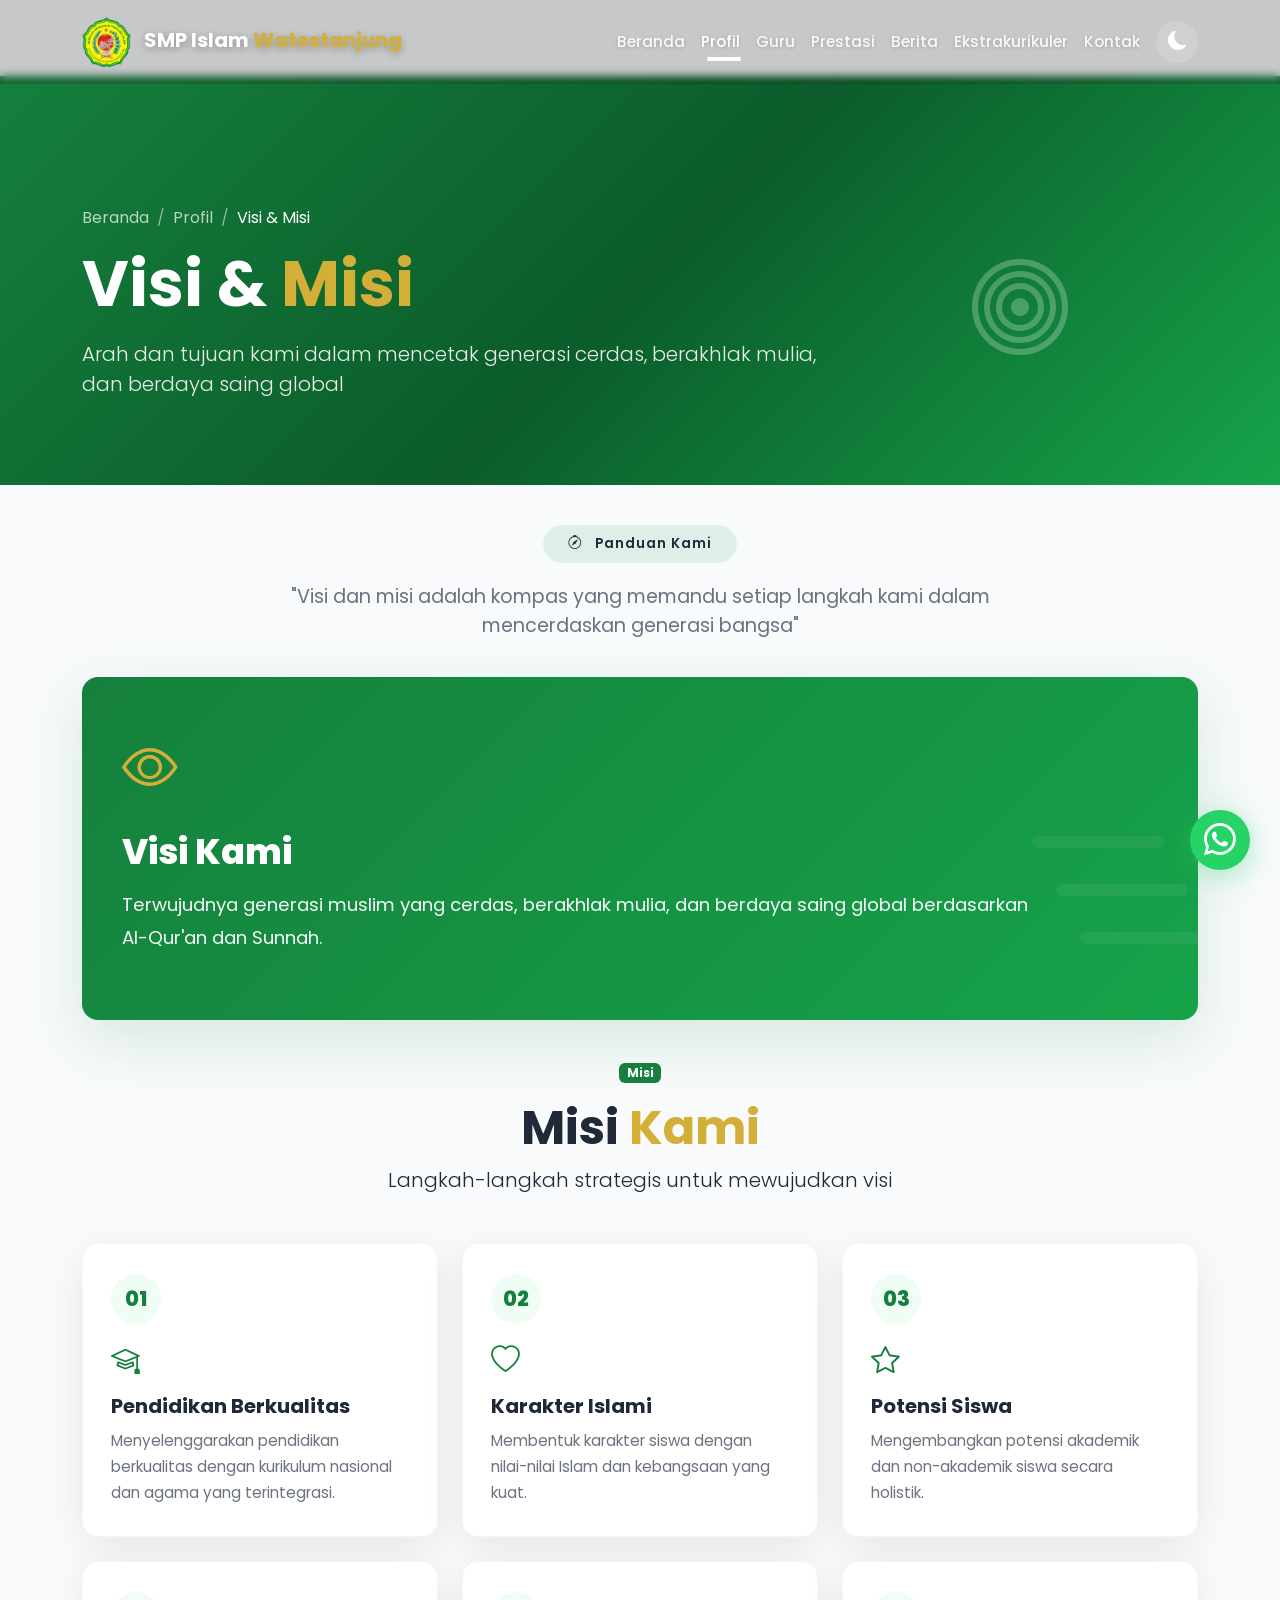
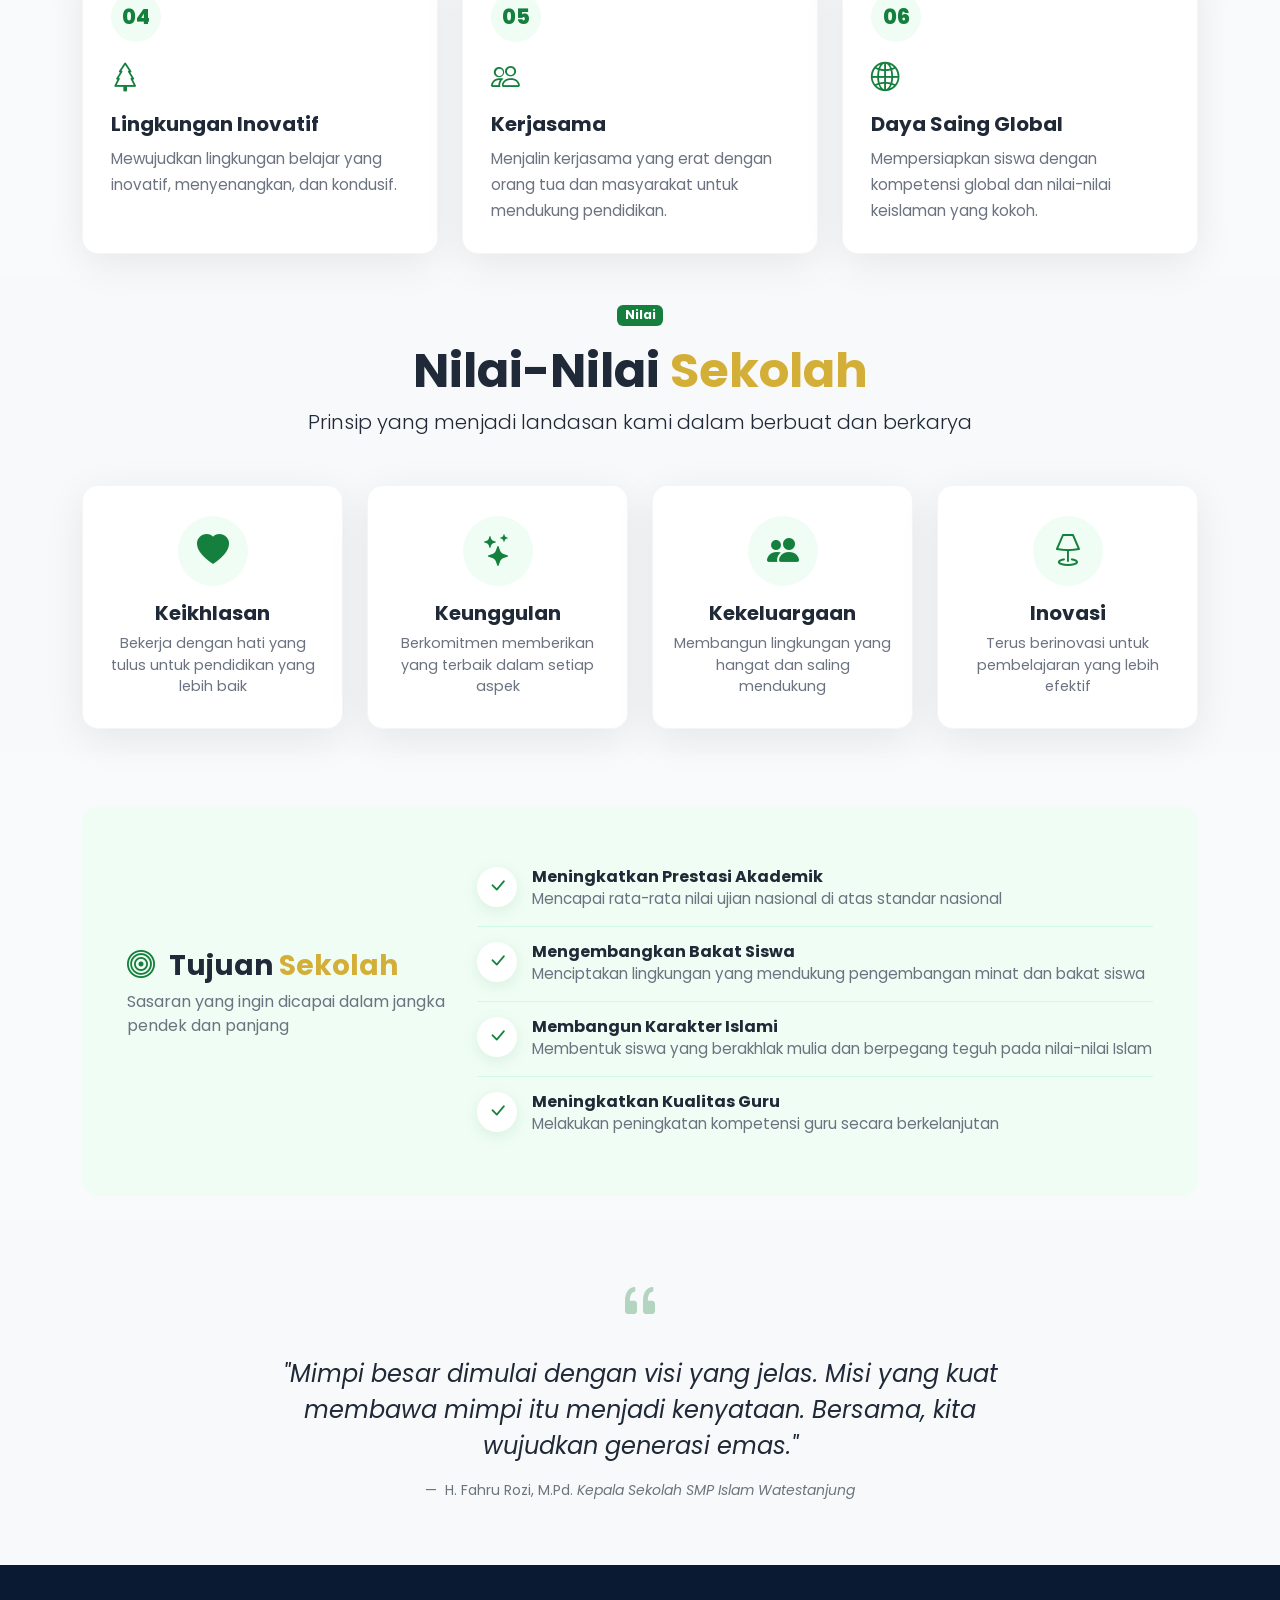
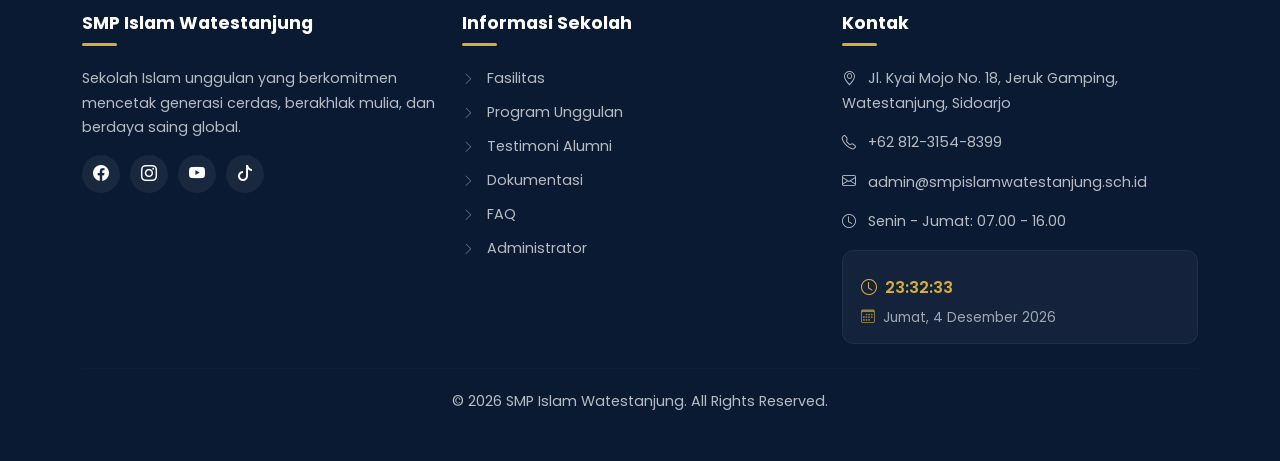
<file: Frontend/navbar/profil/visi-misi.html>
<!DOCTYPE html>
<html lang="id">
<head>
    <meta charset="UTF-8" />
    <meta name="viewport" content="width=device-width, initial-scale=1.0" />
    <meta name="description" content="Visi dan Misi SMP Islam Watestanjung - Menjadi lembaga pendidikan Islam unggulan yang mencetak generasi cerdas dan berakhlak mulia" />
    <title>Visi & Misi - SMP Islam Watestanjung</title>
    
    <!-- Favicon -->
    <link rel="icon" type="image/png" sizes="64x64" href="../../../assets/logo/logo-smp-islam.png" />
    <link rel="apple-touch-icon" sizes="180x180" href="https://cdn-icons-png.flaticon.com/180/3031/3031515.png" />
    
    <!-- Bootstrap 5.3 CSS -->
    <link href="https://cdn.jsdelivr.net/npm/bootstrap@5.3.2/dist/css/bootstrap.min.css" rel="stylesheet" />
    
    <!-- Bootstrap Icons -->
    <link href="https://cdn.jsdelivr.net/npm/bootstrap-icons@1.11.3/font/bootstrap-icons.css" rel="stylesheet" />
    
    <!-- Google Fonts Poppins -->
    <link href="https://fonts.googleapis.com/css2?family=Poppins:wght@300;400;500;600;700;800;900&display=swap" rel="stylesheet" />
    
    <!-- AOS Animation -->
    <link href="https://unpkg.com/aos@2.3.1/dist/aos.css" rel="stylesheet" />
    
    <!-- Custom CSS -->
    <link href="../../css/style.css" rel="stylesheet" />
    <link href="../../css/responsive.css" rel="stylesheet" />
    <link href="../../css/animation.css" rel="stylesheet" />
    
    <style>
        /* ===== HALAMAN VISI MISI - TAMBAHAN CSS ===== */
        
        /* Page Header */
        .page-header-visi {
            background: linear-gradient(135deg, var(--primary) 0%, #0b5c2a 50%, var(--secondary) 100%);
            padding: 130px 0 70px;
            color: var(--white);
            position: relative;
            overflow: hidden;
        }
        
        .page-header-visi .breadcrumb {
            background: transparent;
            padding: 0;
        }
        
        .page-header-visi .breadcrumb-item a {
            color: rgba(255,255,255,0.7);
            text-decoration: none;
            transition: var(--transition);
        }
        
        .page-header-visi .breadcrumb-item a:hover {
            color: var(--white);
        }
        
        .page-header-visi .breadcrumb-item.active {
            color: var(--white);
        }
        
        .page-header-visi .breadcrumb-item + .breadcrumb-item::before {
            color: rgba(255,255,255,0.5);
        }
        
        /* Hero Visi Misi */
        .visi-hero {
            padding: 40px 0 20px;
        }
        
        .visi-hero .visi-badge {
            display: inline-block;
            padding: 8px 24px;
            background: rgba(21, 128, 61, 0.1);
            border-radius: 50px;
            font-size: 0.85rem;
            font-weight: 600;
            letter-spacing: 1px;
            border: 1px solid var(--border);
            margin-bottom: 20px;
        }
        
        /* Visi Card */
        .visi-card-main {
            background: linear-gradient(135deg, var(--primary), var(--secondary));
            border-radius: var(--radius);
            padding: 50px 40px;
            color: var(--white);
            box-shadow: var(--shadow-hover);
            position: relative;
            overflow: hidden;
            transition: var(--transition);
        }
        
        .visi-card-main:hover {
            transform: translateY(-6px);
            box-shadow: 0 30px 80px rgba(21, 128, 61, 0.25);
        }
        
        .visi-card-main::before {
            content: '\F474';
            font-family: 'bootstrap-icons';
            position: absolute;
            right: -20px;
            bottom: -20px;
            font-size: 12rem;
            opacity: 0.06;
            color: var(--white);
        }
        
        .visi-card-main .visi-icon {
            font-size: 3.5rem;
            margin-bottom: 20px;
            display: block;
            color: var(--gold);
        }
        
        .visi-card-main h2 {
            font-weight: 800;
            font-size: 2.2rem;
            margin-bottom: 15px;
        }
        
        .visi-card-main p {
            font-size: 1.15rem;
            line-height: 1.8;
            opacity: 0.95;
            max-width: 90%;
        }
        
        /* Misi Cards */
        .misi-card {
            background: var(--white);
            border-radius: var(--radius);
            padding: 30px 28px;
            box-shadow: var(--shadow);
            transition: var(--transition);
            height: 100%;
            border: 1px solid rgba(0,0,0,0.04);
            position: relative;
            overflow: hidden;
        }
        
        .misi-card:hover {
            transform: translateY(-8px);
            box-shadow: var(--shadow-hover);
            border-color: var(--primary);
        }
        
        .misi-card::after {
            content: '';
            position: absolute;
            top: 0;
            left: 0;
            right: 0;
            height: 4px;
            background: linear-gradient(90deg, var(--primary), var(--gold));
            transform: scaleX(0);
            transition: var(--transition);
        }
        
        .misi-card:hover::after {
            transform: scaleX(1);
        }
        
        .misi-card .misi-number {
            display: inline-block;
            width: 50px;
            height: 50px;
            border-radius: 50%;
            background: var(--soft-bg);
            color: var(--primary);
            font-size: 1.3rem;
            font-weight: 800;
            text-align: center;
            line-height: 50px;
            margin-bottom: 15px;
            transition: var(--transition);
        }
        
        .misi-card:hover .misi-number {
            background: var(--primary);
            color: var(--white);
        }
        
        .misi-card h5 {
            font-weight: 700;
            color: var(--text);
            margin-bottom: 10px;
        }
        
        .misi-card p {
            color: var(--text-soft);
            line-height: 1.7;
            margin-bottom: 0;
            font-size: 0.95rem;
        }
        
        .misi-card .misi-icon {
            font-size: 1.8rem;
            color: var(--primary);
            margin-bottom: 12px;
            display: block;
            transition: var(--transition);
        }
        
        .misi-card:hover .misi-icon {
            transform: scale(1.1) rotate(-5deg);
        }
        
        /* Tujuan Sekolah */
        .tujuan-sekolah {
            background: var(--soft-bg);
            border-radius: var(--radius);
            padding: 45px;
            margin-top: 30px;
        }
        
        .tujuan-sekolah .tujuan-item {
            display: flex;
            align-items: flex-start;
            gap: 15px;
            padding: 15px 0;
            border-bottom: 1px solid var(--border);
        }
        
        .tujuan-sekolah .tujuan-item:last-child {
            border-bottom: none;
        }
        
        .tujuan-sekolah .tujuan-item .tujuan-icon {
            width: 40px;
            height: 40px;
            border-radius: 50%;
            background: var(--white);
            color: var(--primary);
            display: flex;
            align-items: center;
            justify-content: center;
            font-size: 1.2rem;
            flex-shrink: 0;
            box-shadow: 0 4px 15px rgba(21, 128, 61, 0.1);
        }
        
        .tujuan-sekolah .tujuan-item .tujuan-text h6 {
            font-weight: 700;
            color: var(--text);
            margin-bottom: 2px;
        }
        
        .tujuan-sekolah .tujuan-item .tujuan-text p {
            color: var(--text-soft);
            margin-bottom: 0;
            font-size: 0.95rem;
        }
        
        /* Value Cards */
        .value-card {
            text-align: center;
            padding: 30px 20px;
            background: var(--white);
            border-radius: var(--radius);
            box-shadow: var(--shadow);
            transition: var(--transition);
            border: 1px solid rgba(0,0,0,0.04);
            height: 100%;
        }
        
        .value-card:hover {
            transform: translateY(-8px);
            box-shadow: var(--shadow-hover);
            border-color: var(--primary);
        }
        
        .value-card .value-icon {
            width: 70px;
            height: 70px;
            border-radius: 50%;
            background: var(--soft-bg);
            color: var(--primary);
            font-size: 2rem;
            display: flex;
            align-items: center;
            justify-content: center;
            margin: 0 auto 15px;
            transition: var(--transition);
        }
        
        .value-card:hover .value-icon {
            background: var(--primary);
            color: var(--white);
        }
        
        .value-card h5 {
            font-weight: 700;
            color: var(--text);
            margin-bottom: 8px;
        }
        
        .value-card p {
            color: var(--text-soft);
            font-size: 0.9rem;
            margin-bottom: 0;
        }
        
        /* Responsive */
        @media (max-width: 991px) {
            .visi-card-main {
                padding: 35px 28px;
            }
            .visi-card-main h2 {
                font-size: 1.8rem;
            }
            .visi-card-main p {
                font-size: 1rem;
                max-width: 100%;
            }
            .tujuan-sekolah {
                padding: 30px;
            }
        }
        
        @media (max-width: 767px) {
            .page-header-visi {
                padding: 110px 0 40px;
            }
            .visi-card-main {
                padding: 28px 20px;
            }
            .visi-card-main h2 {
                font-size: 1.5rem;
            }
            .visi-card-main .visi-icon {
                font-size: 2.5rem;
            }
            .misi-card {
                padding: 22px 20px;
            }
            .tujuan-sekolah {
                padding: 20px;
            }
            .value-card {
                padding: 20px 15px;
            }
            .value-card .value-icon {
                width: 55px;
                height: 55px;
                font-size: 1.5rem;
            }
        }
    </style>
</head>
<body>

    <!-- LOADING SCREEN -->
    <div id="loading-screen">
        <div class="loader-wrapper">
            <div class="loader-ring"></div>
            <div class="loader-text">SMP Islam Watestanjung</div>
        </div>
    </div>

    <div id="scroll-progress-bar"></div>

    <!-- NAVBAR -->
    <nav class="navbar navbar-expand-lg fixed-top" id="mainNav">
        <div class="container">
            <a class="navbar-brand" href="../../../index.html">
                <img src="../../../assets/logo/logo-smp-islam.png" alt="Logo SMP Islam Watestanjung" height="50" class="me-2" />
                <span class="brand-text">SMP Islam <span>Watestanjung</span></span>
            </a>
            <button class="navbar-toggler" type="button" data-bs-toggle="collapse" data-bs-target="#navbarNav"
                aria-controls="navbarNav" aria-expanded="false" aria-label="Toggle navigation">
                <span class="navbar-toggler-icon"></span>
            </button>
            <div class="collapse navbar-collapse" id="navbarNav">
                <ul class="navbar-nav ms-auto">
                    <li class="nav-item"><a class="nav-link" href="../../../index.html">Beranda</a></li>
                    <li class="nav-item dropdown">
                        <a class="nav-link dropdown-toggle active" href="#" id="navbarDropdownProfil" role="button"
                            data-bs-toggle="dropdown" aria-expanded="false">Profil</a>
                        <ul class="dropdown-menu" aria-labelledby="navbarDropdownProfil">
                            <li><a class="dropdown-item" href="../profil/sejarah.html">Sejarah</a></li>
                            <li><a class="dropdown-item active" href="../profil/visi-misi.html">Visi &amp; Misi</a></li>
                            <li><a class="dropdown-item" href="../profil/sambutan.html">Sambutan Kepsek</a></li>
                        </ul>
                    </li>
                    <li class="nav-item"><a class="nav-link" href="../guru/guru.php">Guru</a></li>
                    <li class="nav-item"><a class="nav-link" href="../prestasi/prestasi.php">Prestasi</a></li>
                    <li class="nav-item"><a class="nav-link" href="../berita/berita.php">Berita</a></li>
                    <li class="nav-item"><a class="nav-link" href="../ekstra/ekstra.html">Ekstrakurikuler</a></li>
                    <li class="nav-item"><a class="nav-link" href="../kontak/kontak.html">Kontak</a></li>
                </ul>
                <button class="btn btn-dark-mode ms-2" id="darkModeToggle" aria-label="Toggle Dark Mode">
                    <i class="bi bi-moon-fill"></i>
                </button>
            </div>
        </div>
    </nav>

    <!-- PAGE HEADER -->
    <section class="page-header-visi">
        <div class="container">
            <div class="row align-items-center">
                <div class="col-lg-8" data-aos="fade-up">
                    <nav aria-label="breadcrumb">
                        <ol class="breadcrumb">
                            <li class="breadcrumb-item"><a href="../../../index.html">Beranda</a></li>
                            <li class="breadcrumb-item"><a href="../profil.html">Profil</a></li>
                            <li class="breadcrumb-item active" aria-current="page">Visi &amp; Misi</li>
                        </ol>
                    </nav>
                    <h1 class="display-3 fw-bold mb-3">Visi &amp; <span style="color: var(--gold);">Misi</span></h1>
                    <p class="lead" style="font-size: 1.25rem; opacity: 0.9;">
                        Arah dan tujuan kami dalam mencetak generasi cerdas, berakhlak mulia, dan berdaya saing global
                    </p>
                </div>
                <div class="col-lg-4 text-center d-none d-lg-block" data-aos="fade-left">
                    <i class="bi bi-bullseye" style="font-size: 6rem; opacity: 0.25; color: var(--white);"></i>
                </div>
            </div>
        </div>
    </section>

    <!-- HERO VISI MISI -->
    <section class="visi-hero">
        <div class="container">
            <div class="text-center" data-aos="fade-up">
                <span class="visi-badge">
                    <i class="bi bi-compass me-2"></i> Panduan Kami
                </span>
                <p style="font-size: 1.2rem; color: var(--text-soft); max-width: 700px; margin: 0 auto;">
                    "Visi dan misi adalah kompas yang memandu setiap langkah kami dalam mencerdaskan generasi bangsa"
                </p>
            </div>
        </div>
    </section>

    <!-- VISI -->
    <section class="py-3">
        <div class="container">
            <div class="visi-card-main" data-aos="fade-up">
                <span class="visi-icon"><i class="bi bi-eye"></i></span>
                <h2>Visi Kami</h2>
                <p>Terwujudnya generasi muslim yang cerdas, berakhlak mulia, dan berdaya saing global berdasarkan Al-Qur'an dan Sunnah.</p>
            </div>
        </div>
    </section>

    <!-- MISI -->
    <section class="py-4">
        <div class="container">
            <div class="text-center mb-5" data-aos="fade-up">
                <span class="badge bg-primary mb-3">Misi</span>
                <h2 class="display-5 fw-bold">Misi <span style="color: var(--gold);">Kami</span></h2>
                <p class="lead">Langkah-langkah strategis untuk mewujudkan visi</p>
            </div>
            
            <div class="row g-4">
                <!-- Misi 1 -->
                <div class="col-md-6 col-lg-4" data-aos="fade-up" data-aos-delay="100">
                    <div class="misi-card">
                        <span class="misi-number">01</span>
                        <span class="misi-icon"><i class="bi bi-mortarboard"></i></span>
                        <h5>Pendidikan Berkualitas</h5>
                        <p>Menyelenggarakan pendidikan berkualitas dengan kurikulum nasional dan agama yang terintegrasi.</p>
                    </div>
                </div>
                
                <!-- Misi 2 -->
                <div class="col-md-6 col-lg-4" data-aos="fade-up" data-aos-delay="200">
                    <div class="misi-card">
                        <span class="misi-number">02</span>
                        <span class="misi-icon"><i class="bi bi-heart"></i></span>
                        <h5>Karakter Islami</h5>
                        <p>Membentuk karakter siswa dengan nilai-nilai Islam dan kebangsaan yang kuat.</p>
                    </div>
                </div>
                
                <!-- Misi 3 -->
                <div class="col-md-6 col-lg-4" data-aos="fade-up" data-aos-delay="300">
                    <div class="misi-card">
                        <span class="misi-number">03</span>
                        <span class="misi-icon"><i class="bi bi-star"></i></span>
                        <h5>Potensi Siswa</h5>
                        <p>Mengembangkan potensi akademik dan non-akademik siswa secara holistik.</p>
                    </div>
                </div>
                
                <!-- Misi 4 -->
                <div class="col-md-6 col-lg-4" data-aos="fade-up" data-aos-delay="400">
                    <div class="misi-card">
                        <span class="misi-number">04</span>
                        <span class="misi-icon"><i class="bi bi-tree"></i></span>
                        <h5>Lingkungan Inovatif</h5>
                        <p>Mewujudkan lingkungan belajar yang inovatif, menyenangkan, dan kondusif.</p>
                    </div>
                </div>
                
                <!-- Misi 5 -->
                <div class="col-md-6 col-lg-4" data-aos="fade-up" data-aos-delay="500">
                    <div class="misi-card">
                        <span class="misi-number">05</span>
                        <span class="misi-icon"><i class="bi bi-people"></i></span>
                        <h5>Kerjasama</h5>
                        <p>Menjalin kerjasama yang erat dengan orang tua dan masyarakat untuk mendukung pendidikan.</p>
                    </div>
                </div>
                
                <!-- Misi 6 -->
                <div class="col-md-6 col-lg-4" data-aos="fade-up" data-aos-delay="600">
                    <div class="misi-card">
                        <span class="misi-number">06</span>
                        <span class="misi-icon"><i class="bi bi-globe2"></i></span>
                        <h5>Daya Saing Global</h5>
                        <p>Mempersiapkan siswa dengan kompetensi global dan nilai-nilai keislaman yang kokoh.</p>
                    </div>
                </div>
            </div>
        </div>
    </section>

    <!-- NILAI-NILAI SEKOLAH -->
    <section class="py-4 bg-light">
        <div class="container">
            <div class="text-center mb-5" data-aos="fade-up">
                <span class="badge bg-primary mb-3">Nilai</span>
                <h2 class="display-5 fw-bold">Nilai-Nilai <span style="color: var(--gold);">Sekolah</span></h2>
                <p class="lead">Prinsip yang menjadi landasan kami dalam berbuat dan berkarya</p>
            </div>
            
            <div class="row g-4">
                <div class="col-md-6 col-lg-3" data-aos="flip-up" data-aos-delay="100">
                    <div class="value-card">
                        <div class="value-icon"><i class="bi bi-heart-fill"></i></div>
                        <h5>Keikhlasan</h5>
                        <p>Bekerja dengan hati yang tulus untuk pendidikan yang lebih baik</p>
                    </div>
                </div>
                <div class="col-md-6 col-lg-3" data-aos="flip-up" data-aos-delay="200">
                    <div class="value-card">
                        <div class="value-icon"><i class="bi bi-stars"></i></div>
                        <h5>Keunggulan</h5>
                        <p>Berkomitmen memberikan yang terbaik dalam setiap aspek</p>
                    </div>
                </div>
                <div class="col-md-6 col-lg-3" data-aos="flip-up" data-aos-delay="300">
                    <div class="value-card">
                        <div class="value-icon"><i class="bi bi-people-fill"></i></div>
                        <h5>Kekeluargaan</h5>
                        <p>Membangun lingkungan yang hangat dan saling mendukung</p>
                    </div>
                </div>
                <div class="col-md-6 col-lg-3" data-aos="flip-up" data-aos-delay="400">
                    <div class="value-card">
                        <div class="value-icon"><i class="bi bi-lamp"></i></div>
                        <h5>Inovasi</h5>
                        <p>Terus berinovasi untuk pembelajaran yang lebih efektif</p>
                    </div>
                </div>
            </div>
        </div>
    </section>

    <!-- TUJUAN SEKOLAH -->
    <section class="py-4">
        <div class="container">
            <div class="tujuan-sekolah" data-aos="fade-up">
                <div class="row align-items-center g-4">
                    <div class="col-lg-4">
                        <h3 class="fw-bold" style="color: var(--text);">
                            <i class="bi bi-bullseye text-primary me-2"></i> 
                            Tujuan <span style="color: var(--gold);">Sekolah</span>
                        </h3>
                        <p style="color: var(--text-soft);">Sasaran yang ingin dicapai dalam jangka pendek dan panjang</p>
                    </div>
                    <div class="col-lg-8">
                        <div class="tujuan-item">
                            <div class="tujuan-icon"><i class="bi bi-check-lg"></i></div>
                            <div class="tujuan-text">
                                <h6>Meningkatkan Prestasi Akademik</h6>
                                <p>Mencapai rata-rata nilai ujian nasional di atas standar nasional</p>
                            </div>
                        </div>
                        <div class="tujuan-item">
                            <div class="tujuan-icon"><i class="bi bi-check-lg"></i></div>
                            <div class="tujuan-text">
                                <h6>Mengembangkan Bakat Siswa</h6>
                                <p>Menciptakan lingkungan yang mendukung pengembangan minat dan bakat siswa</p>
                            </div>
                        </div>
                        <div class="tujuan-item">
                            <div class="tujuan-icon"><i class="bi bi-check-lg"></i></div>
                            <div class="tujuan-text">
                                <h6>Membangun Karakter Islami</h6>
                                <p>Membentuk siswa yang berakhlak mulia dan berpegang teguh pada nilai-nilai Islam</p>
                            </div>
                        </div>
                        <div class="tujuan-item">
                            <div class="tujuan-icon"><i class="bi bi-check-lg"></i></div>
                            <div class="tujuan-text">
                                <h6>Meningkatkan Kualitas Guru</h6>
                                <p>Melakukan peningkatan kompetensi guru secara berkelanjutan</p>
                            </div>
                        </div>
                    </div>
                </div>
            </div>
        </div>
    </section>

    <!-- QUOTE PENUTUP -->
    <section class="py-5 bg-light">
        <div class="container">
            <div class="row justify-content-center" data-aos="fade-up">
                <div class="col-lg-8 text-center">
                    <i class="bi bi-quote" style="font-size: 3rem; color: var(--primary); opacity: 0.3;"></i>
                    <blockquote class="blockquote fs-4 fst-italic mt-3">
                        "Mimpi besar dimulai dengan visi yang jelas. Misi yang kuat membawa mimpi itu menjadi kenyataan. Bersama, kita wujudkan generasi emas."
                    </blockquote>
                    <figcaption class="blockquote-footer mt-2">
                        H. Fahru Rozi, M.Pd. <cite title="Source Title">Kepala Sekolah SMP Islam Watestanjung</cite>
                    </figcaption>
                </div>
            </div>
        </div>
    </section>

    <!-- FOOTER -->
    <footer class="footer py-5">
        <div class="container">
            <div class="row g-4">
                <!-- Kolom 1: Tentang Sekolah -->
                <div class="col-md-6 col-lg-4">
                    <h5 class="fw-bold">SMP Islam Watestanjung</h5>
                    <p>Sekolah Islam unggulan yang berkomitmen mencetak generasi cerdas, berakhlak mulia, dan berdaya
                        saing global.</p>
                    <div class="social-icons">
                        <a href="#"><i class="bi bi-facebook"></i></a>
                        <a href="#"><i class="bi bi-instagram"></i></a>
                        <a href="#"><i class="bi bi-youtube"></i></a>
                        <a href="#"><i class="bi bi-tiktok"></i></a>
                    </div>
                </div>

                <!-- Kolom 2: Informasi Sekolah -->
                <div class="col-md-6 col-lg-4">
                    <h5 class="fw-bold">Informasi Sekolah</h5>
                    <ul class="list-unstyled">
                        <li><a href="index.html#fasilitas"><i class="bi bi-chevron-right"></i> Fasilitas</a></li>
                        <li><a href="index.html#akademik"><i class="bi bi-chevron-right"></i> Program Unggulan</a></li>
                        <li><a href="index.html#testimoni"><i class="bi bi-chevron-right"></i> Testimoni Alumni</a></li>
                        <li><a href="index.html#galeri"><i class="bi bi-chevron-right"></i> Dokumentasi</a></li>
                        <li><a href="Frontend/navbar/faq/faq.html"><i class="bi bi-chevron-right"></i> FAQ</a></li>
                        <li><a href="Admin/login.php"><i class="bi bi-chevron-right"></i> Administrator</a>
                        </li>
                    </ul>
                </div>

                <!-- Kolom 3: Kontak + Live Clock + Tanggal Update -->
                <div class="col-md-6 col-lg-4">
                    <h5 class="fw-bold">Kontak</h5>
                    <p><i class="bi bi-geo-alt me-2"></i> Jl. Kyai Mojo No. 18, Jeruk Gamping, Watestanjung, Sidoarjo</p>
                    <p><i class="bi bi-telephone me-2"></i> +62 812-3154-8399</p>
                    <p><i class="bi bi-envelope me-2"></i> admin@smpislamwatestanjung.sch.id</p>
                    <p><i class="bi bi-clock me-2"></i> Senin - Jumat: 07.00 - 16.00</p>

                    <!-- Live Clock & Tanggal Update -->
                    <div class="footer-info mt-3">
                        <div class="live-clock">
                            <i class="bi bi-clock me-1"></i> <span id="clock">00:00:00</span>
                        </div>
                        <div class="update-date mt-2">
                            <i class="bi bi-calendar3 me-1"></i> <span id="updateDate">Loading...</span>
                        </div>
                    </div>
                </div>
            </div>
            <hr class="mt-4" />
            <div class="text-center">
                <p class="mb-0">&copy; 2026 SMP Islam Watestanjung. All Rights Reserved.</p>
            </div>
        </div>
    </footer>

    <!-- FLOATING WHATSAPP -->
    <a href="https://wa.me/6281231548399" target="_blank" class="floating-whatsapp" aria-label="WhatsApp">
        <i class="bi bi-whatsapp"></i>
    </a>

    <!-- BACK TO TOP -->
    <button id="backToTop" class="btn btn-primary back-to-top" aria-label="Back to top">
        <i class="bi bi-chevron-up"></i>
    </button>

    <!-- SCRIPTS -->
    <script src="https://cdn.jsdelivr.net/npm/bootstrap@5.3.2/dist/js/bootstrap.bundle.min.js"></script>
    <script src="https://unpkg.com/aos@2.3.1/dist/aos.js"></script>
    <script src="../../js/script.js"></script>
    <script src="../../js/counter.js"></script>

    <script>
        // ===== AOS INIT =====
        document.addEventListener('DOMContentLoaded', function() {
            AOS.init({
                duration: 800,
                once: true,
                offset: 100,
                easing: 'ease-out-cubic'
            });
        });
    </script>

</body>
</html>
</file>
<file: Frontend/css/style.css>
/* ============================================================
   STYLE.CSS - SMP Al Islam Krian
   Gaya utama untuk website - TEMA HIJAU
   ============================================================ */

/* RESET & VARIABLES */
:root {
    /* Primary Colors - Hijau */
    --primary: #15803D;
    --secondary: #16A34A;
    --accent: #22C55E;
    --hover: #166534;
    --gold: #D4AF37;
    
    /* Neutral Colors */
    --bg: #F8FAFC;
    --soft-bg: #F0FDF4;
    --border: #D1FAE5;
    --text: #1F2937;
    --text-soft: #6B7280;
    --white: #FFFFFF;
    
    /* Effects */
    --shadow: 0 10px 40px rgba(0,0,0,0.08);
    --shadow-hover: 0 20px 60px rgba(21, 128, 61, 0.15);
    --radius: 16px;
    --transition: all 0.4s cubic-bezier(0.25, 0.46, 0.45, 0.94);
}

* {
    margin: 0;
    padding: 0;
    box-sizing: border-box;
}

body {
    font-family: 'Poppins', sans-serif;
    background: var(--bg);
    color: var(--text);
    overflow-x: hidden;
    padding-top: 76px;
    cursor: default;
}

/* BOOTSTRAP OVERRIDE (WARNA HIJAU) */
.bg-primary,
.btn-primary,
.badge.bg-primary,
.list-group-item.active,
.page-item.active .page-link,
.nav-pills .nav-link.active,
.progress-bar {
    background-color: var(--primary) !important;
    border-color: var(--primary) !important;
}

.btn-primary:hover,
.btn-primary:focus,
.btn-primary:active {
    background-color: var(--hover) !important;
    border-color: var(--hover) !important;
}

.text-primary,
.btn-outline-primary,
.page-link,
.dropdown-item:active,
.accordion-button:not(.collapsed),
.nav-link.active,
.nav-link:hover {
    color: var(--primary) !important;
}

.btn-outline-primary {
    border-color: var(--primary) !important;
}

.btn-outline-primary:hover,
.btn-outline-primary:focus {
    background-color: var(--primary) !important;
    border-color: var(--primary) !important;
    color: var(--white) !important;
}

.accordion-button:focus {
    border-color: var(--primary) !important;
    box-shadow: 0 0 0 0.25rem rgba(21, 128, 61, 0.25) !important;
}

.form-check-input:checked {
    background-color: var(--primary) !important;
    border-color: var(--primary) !important;
}

.form-control:focus {
    border-color: var(--primary) !important;
    box-shadow: 0 0 0 0.25rem rgba(21, 128, 61, 0.25) !important;
}

.dropdown-item:active {
    background-color: var(--primary) !important;
}

.dropdown-item:focus {
    background-color: rgba(21, 128, 61, 0.08) !important;
    color: var(--primary) !important;
}

/* CUSTOM CURSOR */
@media (min-width: 1024px) {
    body {
        cursor: none;
    }
    .custom-cursor {
        position: fixed;
        width: 30px;
        height: 30px;
        border-radius: 50%;
        background: rgba(21, 128, 61, 0.2);
        border: 2px solid var(--primary);
        pointer-events: none;
        z-index: 9999;
        transform: translate(-50%, -50%);
        transition: width 0.2s, height 0.2s, background 0.2s;
        display: none;
    }
    .custom-cursor.active {
        width: 50px;
        height: 50px;
        background: rgba(21, 128, 61, 0.1);
        border-color: var(--gold);
    }
}

/* SCROLL PROGRESS BAR */
#scroll-progress-bar {
    position: fixed;
    top: 0;
    left: 0;
    width: 0%;
    height: 4px;
    background: linear-gradient(90deg, var(--primary), var(--gold));
    z-index: 9999;
    transition: width 0.1s;
}

/* LOADING SCREEN */
#loading-screen {
    position: fixed;
    inset: 0;
    background: var(--white);
    display: flex;
    align-items: center;
    justify-content: center;
    z-index: 10000;
    transition: opacity 0.8s, visibility 0.8s;
}

#loading-screen.hidden {
    opacity: 0;
    visibility: hidden;
    pointer-events: none;
}

.loader-wrapper {
    text-align: center;
}

.loader-ring {
    display: inline-block;
    width: 60px;
    height: 60px;
    border-radius: 50%;
    border: 5px solid rgba(21, 128, 61, 0.1);
    border-top-color: var(--primary);
    animation: spin 0.8s linear infinite;
    margin: 0 5px;
}

.loader-ring:nth-child(2) {
    width: 45px;
    height: 45px;
    border-top-color: var(--secondary);
    animation-duration: 1s;
}

.loader-ring:nth-child(3) {
    width: 30px;
    height: 30px;
    border-top-color: var(--gold);
    animation-duration: 1.2s;
}

.loader-text {
    margin-top: 20px;
    font-weight: 700;
    font-size: 1.5rem;
    letter-spacing: 2px;
    background: linear-gradient(90deg, var(--primary), var(--gold));
    -webkit-background-clip: text;
    -webkit-text-fill-color: transparent;
}

@keyframes spin {
    to { transform: rotate(360deg); }
}

/* NAVBAR */
.navbar {
    padding: 12px 0;
    transition: var(--transition);
    background: transparent;
    backdrop-filter: blur(0px);
    position: fixed;
    top: 0;
    left: 0;
    right: 0;
    z-index: 1030;
}

.navbar.scrolled {
    background: var(--white) !important;
    backdrop-filter: blur(12px);
    box-shadow: 0 4px 30px rgba(0,0,0,0.08);
}

.navbar:not(.scrolled) {
    background: rgba(0,0,0,0.2) !important;
    backdrop-filter: blur(4px);
}

.navbar .brand-text {
    font-weight: 700;
    color: var(--white);
    transition: var(--transition);
    text-shadow: 0 2px 8px rgba(0,0,0,0.3);
}

.navbar.scrolled .brand-text {
    color: var(--text);
    text-shadow: none;
}

.navbar .brand-text span {
    color: var(--gold);
}

.navbar-toggler {
    border-color: rgba(255,255,255,0.3);
    transition: var(--transition);
}

.navbar.scrolled .navbar-toggler {
    border-color: rgba(0,0,0,0.2);
}

.navbar-toggler-icon {
    background-image: url("data:image/svg+xml,%3csvg xmlns='http://www.w3.org/2000/svg' viewBox='0 0 30 30'%3e%3cpath stroke='rgba%28255,255,255,0.9%29' stroke-linecap='round' stroke-miterlimit='10' stroke-width='2' d='M4 7h22M4 15h22M4 23h22'/%3e%3c/svg%3e") !important;
}

.navbar.scrolled .navbar-toggler-icon {
    background-image: url("data:image/svg+xml,%3csvg xmlns='http://www.w3.org/2000/svg' viewBox='0 0 30 30'%3e%3cpath stroke='rgba%280,0,0,0.8%29' stroke-linecap='round' stroke-miterlimit='10' stroke-width='2' d='M4 7h22M4 15h22M4 23h22'/%3e%3c/svg%3e") !important;
}

.navbar .nav-link {
    color: rgba(255,255,255,0.9) !important;
    font-weight: 500;
    font-size: 0.95rem;
    padding: 8px 18px;
    transition: var(--transition);
    position: relative;
    text-shadow: 0 1px 4px rgba(0,0,0,0.2);
}

.navbar.scrolled .nav-link {
    color: var(--text) !important;
    text-shadow: none;
}

.navbar .nav-link::after {
    content: '';
    position: absolute;
    bottom: 0;
    left: 50%;
    width: 0;
    height: 2px;
    background: var(--white);
    transition: var(--transition);
    transform: translateX(-50%);
}

.navbar.scrolled .nav-link::after {
    background: var(--primary);
}

.navbar .nav-link:hover::after,
.navbar .nav-link.active::after {
    width: 60%;
}

.navbar .nav-link:hover,
.navbar .nav-link.active {
    color: var(--white) !important;
}

.navbar.scrolled .nav-link:hover,
.navbar.scrolled .nav-link.active {
    color: var(--primary) !important;
}

.navbar .dropdown-menu {
    border: none;
    border-radius: var(--radius);
    box-shadow: var(--shadow);
    padding: 10px 0;
    margin-top: 10px;
    background: var(--white);
}

.navbar:not(.scrolled) .dropdown-menu {
    background: rgba(255,255,255,0.95);
    backdrop-filter: blur(12px);
}

.navbar .dropdown-item {
    padding: 8px 24px;
    font-weight: 500;
    transition: var(--transition);
    color: var(--text);
}

.navbar .dropdown-item:hover {
    background: rgba(21, 128, 61, 0.08);
    color: var(--primary);
    transform: translateX(6px);
}

.btn-dark-mode {
    width: 42px;
    height: 42px;
    border-radius: 50%;
    border: none;
    background: rgba(255,255,255,0.15);
    color: var(--white);
    font-size: 1.2rem;
    transition: var(--transition);
    display: flex;
    align-items: center;
    justify-content: center;
}

.navbar.scrolled .btn-dark-mode {
    background: rgba(21, 128, 61, 0.1);
    color: var(--text);
}

.btn-dark-mode:hover {
    transform: scale(1.1);
}

/* HERO SECTION */
.hero-section {
    position: relative;
    min-height: 100vh;
    overflow: hidden;
    display: flex;
    align-items: center;
}

.hero-slider {
    position: absolute;
    inset: 0;
}

.hero-slide {
    position: absolute;
    inset: 0;
    background-size: cover;
    background-position: center;
    opacity: 0;
    transition: opacity 1.5s ease;
    animation: heroZoom 20s infinite alternate;
}

.hero-slide.active {
    opacity: 1;
}

@keyframes heroZoom {
    0% { transform: scale(1); }
    100% { transform: scale(1.05); }
}

.hero-overlay {
    position: absolute;
    inset: 0;
    background: linear-gradient(135deg, rgba(21, 128, 61, 0.85), rgba(34, 197, 94, 0.6));
    z-index: 1;
}

.hero-content {
    position: relative;
    z-index: 2;
}

.hero-content .display-2 {
    font-weight: 800;
    line-height: 1.1;
}

.hero-content .text-accent {
    color: var(--gold);
}

.hero-buttons .btn {
    padding: 14px 36px;
    border-radius: 50px;
    font-weight: 600;
    transition: var(--transition);
}

.hero-buttons .btn-primary {
    background: var(--primary);
    border: none;
    box-shadow: 0 8px 30px rgba(21, 128, 61, 0.3);
}

.hero-buttons .btn-primary:hover {
    transform: translateY(-3px);
    box-shadow: 0 12px 40px rgba(21, 128, 61, 0.4);
    background: var(--hover);
}

.hero-buttons .btn-outline-light {
    border-width: 2px;
}

.hero-buttons .btn-outline-light:hover {
    background: var(--white);
    color: var(--primary) !important;
    transform: translateY(-3px);
}

.floating-image {
    animation: float 6s ease-in-out infinite;
}

@keyframes float {
    0%, 100% { transform: translateY(0); }
    50% { transform: translateY(-20px); }
}

.wave-divider {
    position: absolute;
    bottom: -2px;
    left: 0;
    width: 100%;
    z-index: 3;
    line-height: 0;
}

.wave-divider svg {
    display: block;
    width: 100%;
    height: 80px;
}

.running-text {
    position: absolute;
    bottom: 30px;
    left: 0;
    width: 100%;
    background: rgba(0,0,0,0.3);
    backdrop-filter: blur(6px);
    padding: 10px 0;
    z-index: 3;
    overflow: hidden;
    white-space: nowrap;
}

.running-text-content {
    display: inline-block;
    animation: marquee 30s linear infinite;
    font-weight: 500;
    color: var(--white);
    letter-spacing: 1px;
}

.running-text-content span {
    margin: 0 20px;
}

@keyframes marquee {
    0% { transform: translateX(0); }
    100% { transform: translateX(-50%); }
}

/* QUICK MENU */
.quick-menu {
    margin-top: -40px;
    position: relative;
    z-index: 4;
}

.quick-card {
    display: block;
    padding: 30px 20px;
    background: var(--white);
    border-radius: var(--radius);
    box-shadow: var(--shadow);
    text-decoration: none;
    color: var(--text);
    transition: var(--transition);
    border: 1px solid rgba(0,0,0,0.04);
}

.quick-card:hover {
    transform: translateY(-12px);
    box-shadow: var(--shadow-hover);
    border-color: var(--primary);
}

.quick-icon {
    width: 70px;
    height: 70px;
    border-radius: 50%;
    background: rgba(21, 128, 61, 0.08);
    display: flex;
    align-items: center;
    justify-content: center;
    margin: 0 auto 15px;
    font-size: 2rem;
    color: var(--primary);
    transition: var(--transition);
}

.quick-card:hover .quick-icon {
    background: var(--primary);
    color: var(--white);
    transform: scale(1.1);
}

.quick-card h5 {
    font-weight: 700;
    margin-bottom: 5px;
}

.quick-card p {
    margin-bottom: 0;
    font-size: 0.9rem;
    color: var(--text-soft);
}

/* STATISTICS */
.statistics {
    background: linear-gradient(135deg, var(--primary), var(--secondary));
    padding: 80px 0;
}

.stat-card {
    color: var(--white);
    padding: 20px;
}

.stat-card h3 {
    font-size: 3.5rem;
    font-weight: 800;
    margin-bottom: 5px;
}

.stat-card p {
    font-size: 1.1rem;
    opacity: 0.9;
    font-weight: 500;
}

/* SAMBUTAN KEPALA SEKOLAH */
.sambutan-foto {
    max-width: 350px;
    margin: 0 auto;
}

.sambutan-foto > img {
    width: 100%;
    height: auto;
    aspect-ratio: 1 / 1;
    object-fit: cover;
    border: 4px solid var(--white);
    box-shadow: var(--shadow-hover);
    transition: var(--transition);
}

.sambutan-foto > img:hover {
    transform: scale(1.02);
}

.sambutan-signature {
    margin-top: 20px;
}

.sambutan-signature .signature-img {
    width: 55%;
    max-width: 192px;
    height: auto;
    display: block;
    margin: 0 auto;
    opacity: 0.9;
}

.sambutan-signature p {
    font-size: 1rem;
    margin-top: 12px !important;
    margin-bottom: 2px !important;
    color: var(--text);
}

.sambutan-signature small {
    font-size: 0.85rem;
    color: var(--text-soft);
    font-weight: 500;
}

.sambutan-text p {
    font-size: 1.05rem;
    line-height: 1.8;
    margin-bottom: 15px;
}

/* TENTANG SEKOLAH */
.tentang .logo-tentang {
    display: flex;
    justify-content: center;
    align-items: center;
    height: 100%;
    min-height: 300px;
}

.tentang .logo-tentang img {
    max-width: 400px;
    width: 100%;
    height: auto;
    padding: 20px;
    background: var(--white);
    border-radius: var(--radius);
    box-shadow: var(--shadow-hover);
    transition: var(--transition);
    object-fit: contain;
}

.tentang .logo-tentang img:hover {
    transform: scale(1.03);
    box-shadow: 0 25px 70px rgba(21, 128, 61, 0.2);
}

.keunggulan-item {
    padding: 12px 16px;
    background: var(--white);
    border-radius: 12px;
    box-shadow: 0 2px 12px rgba(0,0,0,0.04);
    font-weight: 500;
    transition: var(--transition);
}

.keunggulan-item:hover {
    transform: translateX(6px);
    box-shadow: var(--shadow);
}

.keunggulan-item i {
    color: var(--primary) !important;
}

/* VISI MISI */
.vision-card,
.mission-card {
    background: var(--white);
    border-radius: var(--radius);
    box-shadow: var(--shadow);
    transition: var(--transition);
}

.vision-card:hover,
.mission-card:hover {
    transform: translateY(-8px);
    box-shadow: var(--shadow-hover);
}

.vision-icon {
    font-size: 3rem;
    color: var(--primary);
}

.vision-card ul li {
    padding: 8px 0;
    font-weight: 500;
}

.vision-card ul li i {
    color: var(--primary) !important;
}

/* PROGRAM UNGGULAN */
.program-card {
    background: var(--white);
    border-radius: var(--radius);
    box-shadow: var(--shadow);
    transition: var(--transition);
    height: 100%;
    border: 1px solid rgba(0,0,0,0.04);
}

.program-card:hover {
    transform: translateY(-10px);
    box-shadow: var(--shadow-hover);
    border-color: var(--primary);
}

.program-icon {
    font-size: 2.8rem;
    color: var(--primary);
    margin-bottom: 15px;
}

.program-icon svg {
    width: 48px;
    height: 48px;
    color: var(--primary);
    transition: var(--transition);
}

.program-card:hover .program-icon svg {
    transform: scale(1.1);
}

.program-card h5 {
    font-weight: 700;
}

.program-card p {
    font-size: 0.95rem;
    color: var(--text-soft);
    margin-bottom: 0;
}

/* FASILITAS */
.fasilitas-card {
    position: relative;
    overflow: hidden;
    border-radius: var(--radius);
    box-shadow: var(--shadow);
    transition: var(--transition);
}

.fasilitas-card:hover {
    transform: scale(1.03);
    box-shadow: var(--shadow-hover);
}

.fasilitas-card img {
    width: 100%;
    height: 220px;
    object-fit: cover;
    transition: var(--transition);
}

.fasilitas-card:hover img {
    transform: scale(1.1);
}

.fasilitas-overlay {
    position: absolute;
    bottom: 0;
    left: 0;
    right: 0;
    padding: 25px 20px;
    background: linear-gradient(transparent, rgba(0,0,0,0.7));
    color: var(--white);
    transform: translateY(20px);
    opacity: 0;
    transition: var(--transition);
}

.fasilitas-card:hover .fasilitas-overlay {
    transform: translateY(0);
    opacity: 1;
}

.fasilitas-overlay h5 {
    font-weight: 700;
    margin-bottom: 4px;
}

.fasilitas-overlay p {
    font-size: 0.9rem;
    margin-bottom: 0;
    opacity: 0.9;
}

/* PRESTASI (TIMELINE) */
.timeline {
    position: relative;
    padding-left: 30px;
}

.timeline::before {
    content: '';
    position: absolute;
    left: 8px;
    top: 0;
    bottom: 0;
    width: 3px;
    background: linear-gradient(to bottom, var(--primary), var(--gold));
    border-radius: 4px;
}

.timeline-item {
    position: relative;
    margin-bottom: 30px;
    padding-left: 25px;
}

.timeline-item::before {
    content: '';
    position: absolute;
    left: -26px;
    top: 6px;
    width: 16px;
    height: 16px;
    background: var(--primary);
    border-radius: 50%;
    border: 3px solid var(--white);
    box-shadow: 0 0 0 3px var(--primary);
}

.timeline-content {
    background: var(--white);
    padding: 18px 24px;
    border-radius: var(--radius);
    box-shadow: var(--shadow);
    transition: var(--transition);
}

.timeline-content:hover {
    transform: translateX(6px);
    box-shadow: var(--shadow-hover);
}

.timeline-content .badge {
    font-weight: 600;
    padding: 6px 16px;
    background: var(--primary) !important;
}

.timeline-content h5 {
    margin: 8px 0 2px;
    font-weight: 700;
}

.timeline-content p {
    margin-bottom: 0;
    color: var(--text-soft);
}

/* GURU SLIDER */
.guru-swiper {
    padding: 20px 0 50px;
}

.guru-card {
    background: var(--white);
    padding: 30px 20px 25px;
    border-radius: var(--radius);
    box-shadow: var(--shadow);
    transition: var(--transition);
    text-align: center;
}

.guru-card:hover {
    transform: translateY(-8px);
    box-shadow: var(--shadow-hover);
}

.guru-card img {
    width: 120px;
    height: 120px;
    object-fit: cover;
    border-radius: 50%;
    border: 4px solid var(--soft-bg);
    transition: var(--transition);
}

.guru-card:hover img {
    border-color: var(--primary);
    transform: scale(1.05);
}

.guru-card h5 {
    font-weight: 700;
    margin-top: 12px;
    margin-bottom: 2px;
}

.guru-card p {
    font-weight: 500;
    color: var(--primary);
    margin-bottom: 2px;
}

.guru-card small {
    color: var(--text-soft);
}

/* BERITA */
.berita-card {
    background: var(--white);
    border-radius: var(--radius);
    overflow: hidden;
    box-shadow: var(--shadow);
    transition: var(--transition);
    height: 100%;
}

.berita-card:hover {
    transform: translateY(-8px);
    box-shadow: var(--shadow-hover);
}

.berita-card img {
    width: 100%;
    height: 200px;
    object-fit: cover;
}

.berita-body {
    padding: 20px;
}

.berita-body h5 {
    font-weight: 700;
    font-size: 1.1rem;
}

.berita-body p {
    color: var(--text-soft);
    font-size: 0.95rem;
}

.berita-body .btn {
    border-radius: 50px;
    padding: 6px 20px;
    font-weight: 500;
}

.berita-body .btn-outline-primary {
    border-color: var(--primary);
    color: var(--primary);
}

.berita-body .btn-outline-primary:hover {
    background: var(--primary);
    color: var(--white);
}

/* AGENDA & PENGUMUMAN */
.list-group-item {
    border-left: 4px solid transparent;
    transition: var(--transition);
}

.list-group-item:hover {
    border-left-color: var(--primary);
    background: rgba(21, 128, 61, 0.04);
}

.list-group-item .badge {
    font-weight: 600;
    padding: 6px 12px;
}

.list-group-item .badge.bg-primary {
    background: var(--primary) !important;
}

.list-group-item .badge.bg-warning {
    background: var(--gold) !important;
}

/* GALERI */
.galeri-item {
    position: relative;
    overflow: hidden;
    border-radius: var(--radius);
    box-shadow: var(--shadow);
    transition: var(--transition);
}

.galeri-item:hover {
    transform: scale(1.02);
    box-shadow: var(--shadow-hover);
}

.galeri-item img {
    width: 100%;
    height: 220px;
    object-fit: cover;
    transition: var(--transition);
}

.galeri-item:hover img {
    transform: scale(1.1);
}

.galeri-overlay {
    position: absolute;
    inset: 0;
    background: rgba(21, 128, 61, 0.6);
    display: flex;
    align-items: center;
    justify-content: center;
    opacity: 0;
    transition: var(--transition);
    color: var(--white);
    font-size: 2.5rem;
}

.galeri-item:hover .galeri-overlay {
    opacity: 1;
}

/* VIDEO */
.video-wrapper {
    border-radius: var(--radius);
    overflow: hidden;
    box-shadow: var(--shadow-hover);
}

/* ============================
   TESTIMONI SLIDER NAVIGATION
   ============================ */
.testimoni-swiper .swiper-button-prev,
.testimoni-swiper .swiper-button-next {
    background: var(--white);
    width: 44px;
    height: 44px;
    border-radius: 50%;
    box-shadow: 0 4px 16px rgba(0,0,0,0.1);
    color: var(--primary);
    transition: var(--transition);
}

.testimoni-swiper .swiper-button-prev:hover,
.testimoni-swiper .swiper-button-next:hover {
    background: var(--primary);
    color: var(--white);
    transform: scale(1.05);
    box-shadow: 0 8px 24px rgba(21, 128, 61, 0.3);
}

.testimoni-swiper .swiper-button-prev::after,
.testimoni-swiper .swiper-button-next::after {
    font-size: 18px;
    font-weight: 700;
}

/* Responsif - sembunyikan tombol di layar kecil */
@media (max-width: 768px) {
    .testimoni-swiper .swiper-button-prev,
    .testimoni-swiper .swiper-button-next {
        display: none;
    }
}

/* ============================================================
   PPDB - STYLE KHUSUS
   ============================================================ */

/* ---- TIMELINE PPDB ---- */
.timeline-ppdb {
    position: relative;
    padding-left: 40px;
}

.timeline-ppdb::before {
    content: '';
    position: absolute;
    left: 10px;
    top: 0;
    bottom: 0;
    width: 3px;
    background: linear-gradient(to bottom, var(--primary), var(--gold));
    border-radius: 4px;
}

.timeline-item-ppdb {
    position: relative;
    margin-bottom: 25px;
    padding-left: 15px;
}

.timeline-item-ppdb::before {
    content: '';
    position: absolute;
    left: -35px;
    top: 6px;
    width: 14px;
    height: 14px;
    border-radius: 50%;
    background: var(--primary);
    border: 3px solid var(--white);
    box-shadow: 0 0 0 3px var(--primary);
}

.timeline-icon {
    display: none;
}

.timeline-content-ppdb {
    background: var(--white);
    padding: 16px 20px;
    border-radius: 12px;
    box-shadow: var(--shadow);
    transition: var(--transition);
    border: 1px solid rgba(0,0,0,0.04);
}

.timeline-content-ppdb:hover {
    transform: translateX(6px);
    box-shadow: var(--shadow-hover);
}

.timeline-header {
    display: flex;
    justify-content: space-between;
    align-items: center;
    margin-bottom: 4px;
}

.timeline-step {
    display: inline-flex;
    align-items: center;
    justify-content: center;
    width: 24px;
    height: 24px;
    border-radius: 50%;
    background: var(--primary);
    color: var(--white);
    font-size: 0.7rem;
    font-weight: 700;
}

.timeline-date {
    font-size: 0.75rem;
    color: var(--text-soft);
    font-weight: 600;
}

.timeline-content-ppdb h6 {
    font-weight: 700;
    color: var(--text);
    margin-bottom: 2px;
    font-size: 0.95rem;
}

.timeline-content-ppdb p {
    font-size: 0.85rem;
    color: var(--text-soft);
    margin-bottom: 0;
}

/* ---- PERSYARATAN ---- */
.requirement-item {
    display: flex;
    align-items: center;
    gap: 10px;
    padding: 10px 14px;
    background: var(--white);
    border-radius: 10px;
    border: 1px solid var(--border);
    transition: var(--transition);
}

.requirement-item:hover {
    border-color: var(--primary);
    transform: translateX(4px);
}

.requirement-item i {
    color: var(--primary);
    font-size: 1.1rem;
    flex-shrink: 0;
}

.requirement-item span {
    font-size: 0.9rem;
    color: var(--text);
}

/* ---- INFO CARD ---- */
.ppdb-info-card {
    background: var(--white);
    border-radius: var(--radius);
    overflow: hidden;
    box-shadow: var(--shadow-hover);
    border: 1px solid rgba(0,0,0,0.04);
}

.ppdb-info-header {
    background: linear-gradient(135deg, var(--primary), var(--secondary));
    padding: 20px 24px;
    color: var(--white);
    display: flex;
    align-items: center;
    gap: 12px;
}

.ppdb-info-header i {
    font-size: 1.6rem;
}

.ppdb-info-header h4 {
    font-weight: 700;
    margin-bottom: 0;
}

.ppdb-info-body {
    padding: 24px;
}

.info-section {
    margin-bottom: 24px;
}

.info-section h6 {
    font-weight: 600;
    color: var(--text);
    margin-bottom: 12px;
    font-size: 0.95rem;
}

.info-section h6 i {
    color: var(--primary);
    margin-right: 8px;
}

/* ---- JALUR ---- */
.jalur-grid {
    display: flex;
    flex-direction: column;
    gap: 10px;
}

.jalur-item {
    display: flex;
    align-items: center;
    gap: 14px;
    padding: 12px 16px;
    background: var(--bg);
    border-radius: 10px;
    transition: var(--transition);
}

.jalur-item:hover {
    background: var(--soft-bg);
}

.jalur-icon {
    display: inline-flex;
    align-items: center;
    justify-content: center;
    width: 44px;
    height: 44px;
    border-radius: 50%;
    font-weight: 700;
    font-size: 0.8rem;
    color: var(--white);
    flex-shrink: 0;
}

.jalur-item strong {
    display: block;
    font-size: 0.9rem;
    color: var(--text);
}

.jalur-item small {
    font-size: 0.75rem;
    color: var(--text-soft);
}

/* ---- BIAYA ---- */
.biaya-box {
    background: var(--soft-bg);
    padding: 14px 18px;
    border-radius: 10px;
    border-left: 4px solid var(--primary);
}

.biaya-amount {
    font-size: 1.4rem;
    font-weight: 800;
    color: var(--primary);
    display: block;
}

.biaya-label {
    font-size: 0.8rem;
    color: var(--text-soft);
}

/* ---- BUTTON WA ---- */
.btn-wa {
    display: inline-flex;
    align-items: center;
    gap: 10px;
    padding: 10px 20px;
    background: #25D366;
    color: var(--white);
    border-radius: 10px;
    text-decoration: none;
    font-weight: 600;
    transition: var(--transition);
}

.btn-wa:hover {
    transform: translateY(-2px);
    box-shadow: 0 8px 24px rgba(37, 211, 102, 0.3);
    color: var(--white);
}

/* ---- CTA ---- */
.ppdb-cta {
    margin-top: 16px;
    padding-top: 16px;
    border-top: 1px solid var(--border);
}

/* PPDB RESPONSIVE */
@media (max-width: 767px) {
    .timeline-ppdb {
        padding-left: 30px;
    }
    .timeline-item-ppdb {
        padding-left: 10px;
    }
    .timeline-item-ppdb::before {
        left: -25px;
        width: 10px;
        height: 10px;
    }
    .timeline-header {
        flex-direction: column;
        align-items: flex-start;
        gap: 4px;
    }
    .jalur-item {
        flex-direction: column;
        text-align: center;
    }
    .ppdb-info-header {
        flex-direction: column;
        text-align: center;
    }
}

@media (max-width: 575px) {
    .timeline-content-ppdb {
        padding: 12px 14px;
    }
    .timeline-content-ppdb h6 {
        font-size: 0.85rem;
    }
    .requirement-item {
        padding: 8px 12px;
        font-size: 0.85rem;
    }
    .biaya-amount {
        font-size: 1.1rem;
    }
}

/* MAPS */
.map-wrapper {
    border-radius: var(--radius);
    overflow: hidden;
    box-shadow: var(--shadow-hover);
}

.map-wrapper iframe {
    width: 100%;
    height: 100%;
}

.kontak-item {
    padding: 20px;
    background: var(--white);
    border-radius: var(--radius);
    box-shadow: var(--shadow);
    transition: var(--transition);
}

.kontak-item:hover {
    transform: translateY(-6px);
    box-shadow: var(--shadow-hover);
}

.kontak-item i {
    display: block;
    margin-bottom: 12px;
    color: var(--primary);
}

/* ============================================================
   FOOTER
   ============================================================ */
.footer {
    background: #0b1a33;
    color: rgba(255, 255, 255, 0.8);
    padding: 60px 0 30px;
}

.footer h5 {
    color: var(--white);
    font-weight: 700;
    margin-bottom: 20px;
    font-size: 1.1rem;
    position: relative;
    padding-bottom: 12px;
}

.footer h5::after {
    content: '';
    position: absolute;
    bottom: 0;
    left: 0;
    width: 35px;
    height: 3px;
    background: var(--gold);
    border-radius: 3px;
}

.footer p {
    font-size: 0.9rem;
    line-height: 1.7;
    color: rgba(255, 255, 255, 0.7);
    margin-bottom: 15px;
}

.footer ul {
    padding: 0;
    margin: 0;
    list-style: none;
}

.footer ul li {
    margin-bottom: 10px;
}

.footer ul li a {
    color: rgba(255, 255, 255, 0.7);
    text-decoration: none;
    transition: var(--transition);
    font-size: 0.9rem;
    display: inline-block;
}

.footer ul li a:hover {
    color: var(--gold);
    padding-left: 6px;
}

.footer ul li a i {
    margin-right: 8px;
    font-size: 0.8rem;
    opacity: 0.5;
}

.footer .social-icons {
    display: flex;
    gap: 10px;
    flex-wrap: wrap;
    margin-top: 5px;
}

.footer .social-icons a {
    display: inline-flex;
    align-items: center;
    justify-content: center;
    width: 38px;
    height: 38px;
    border-radius: 50%;
    background: rgba(255, 255, 255, 0.06);
    color: var(--white);
    transition: var(--transition);
    font-size: 1rem;
    text-decoration: none;
}

.footer .social-icons a:hover {
    background: var(--primary);
    transform: translateY(-3px);
    color: var(--white);
}

.footer .contact-info p {
    display: flex;
    align-items: flex-start;
    gap: 12px;
    margin-bottom: 12px;
    font-size: 0.85rem;
    color: rgba(255, 255, 255, 0.7);
}

.footer .contact-info p i {
    color: var(--gold);
    font-size: 1.1rem;
    margin-top: 3px;
    min-width: 18px;
}

.footer .live-clock {
    font-size: 0.9rem;
    font-weight: 500;
    color: var(--gold);
    margin-top: 10px;
    padding: 8px 16px;
    background: rgba(255, 255, 255, 0.05);
    border-radius: 8px;
    display: inline-block;
    border: 1px solid rgba(255, 255, 255, 0.06);
}

.footer .live-clock i {
    margin-right: 8px;
}

.footer hr {
    border-color: rgba(255, 255, 255, 0.06);
    margin: 30px 0 20px;
}

.footer .footer-bottom {
    text-align: center;
    font-size: 0.85rem;
    color: rgba(255, 255, 255, 0.5);
}

.footer .footer-bottom a {
    color: var(--gold);
    text-decoration: none;
}

/* FOOTER INFO (LIVE CLOCK & DATE) */
.footer .footer-info {
    background: rgba(255, 255, 255, 0.04);
    border-radius: 12px;
    padding: 15px 18px;
    border: 1px solid rgba(255, 255, 255, 0.06);
}

.footer .footer-info .live-clock {
    font-size: 1rem;
    font-weight: 600;
    color: var(--gold);
    background: transparent;
    padding: 0;
    border: none;
}

.footer .footer-info .live-clock i {
    color: var(--gold);
}

.footer .footer-info .update-date {
    font-size: 0.85rem;
    color: rgba(255, 255, 255, 0.6);
}

.footer .footer-info .update-date i {
    color: var(--gold);
    opacity: 0.7;
}

/* FLOATING WHATSAPP */
.floating-whatsapp {
    position: fixed;
    bottom: 30px;
    right: 30px;
    width: 60px;
    height: 60px;
    border-radius: 50%;
    background: #25D366;
    color: var(--white);
    font-size: 2rem;
    display: flex;
    align-items: center;
    justify-content: center;
    box-shadow: 0 6px 30px rgba(37, 211, 102, 0.4);
    z-index: 999;
    transition: var(--transition);
    text-decoration: none;
}

.floating-whatsapp:hover {
    transform: scale(1.1);
    color: var(--white);
    box-shadow: 0 8px 40px rgba(37, 211, 102, 0.6);
}

/* BACK TO TOP */
.back-to-top {
    position: fixed;
    bottom: 100px;
    right: 30px;
    width: 50px;
    height: 50px;
    border-radius: 50%;
    background: var(--primary);
    color: var(--white);
    border: none;
    font-size: 1.4rem;
    box-shadow: 0 6px 30px rgba(21, 128, 61, 0.3);
    z-index: 999;
    opacity: 0;
    visibility: hidden;
    transition: var(--transition);
    display: flex;
    align-items: center;
    justify-content: center;
}

.back-to-top.show {
    opacity: 1;
    visibility: visible;
}

.back-to-top:hover {
    transform: translateY(-4px);
    box-shadow: 0 8px 40px rgba(21, 128, 61, 0.5);
    background: var(--hover);
}

/* RIPPLE BUTTON */
.ripple {
    position: relative;
    overflow: hidden;
}

.ripple-effect {
    position: absolute;
    border-radius: 50%;
    background: rgba(255,255,255,0.4);
    transform: scale(0);
    animation: rippleAnim 0.6s linear;
    pointer-events: none;
}

@keyframes rippleAnim {
    to {
        transform: scale(4);
        opacity: 0;
    }
}

/* GURU SECTION (MODERN) */
.guru-card-featured {
    background: var(--white);
    border-radius: var(--radius);
    overflow: hidden;
    box-shadow: var(--shadow-hover);
    transition: var(--transition);
    margin-bottom: 10px;
    border: 1px solid rgba(21, 128, 61, 0.08);
}

.guru-card-featured:hover {
    transform: translateY(-5px);
    box-shadow: 0 30px 80px rgba(21, 128, 61, 0.15);
}

.guru-card-featured img {
    width: 100%;
    height: 100%;
    min-height: 250px;
    object-fit: cover;
}

.guru-featured-body {
    padding: 30px 35px;
}

.guru-featured-body h3 {
    font-size: 1.6rem;
    margin-bottom: 10px;
    color: var(--text);
}

.guru-featured-body p {
    font-size: 1.05rem;
    line-height: 1.8;
    color: var(--text-soft);
    font-style: italic;
}

.guru-featured-body p i {
    color: var(--primary);
    font-size: 1.2rem;
}

.guru-featured-meta {
    display: flex;
    gap: 25px;
    margin-top: 15px;
    flex-wrap: wrap;
}

.guru-featured-meta span {
    font-size: 0.95rem;
    color: var(--text-soft);
}

.guru-featured-meta span i {
    color: var(--primary);
}

.guru-card-modern {
    background: var(--white);
    border-radius: var(--radius);
    overflow: hidden;
    box-shadow: var(--shadow);
    transition: var(--transition);
    height: 100%;
    border: 1px solid rgba(0,0,0,0.04);
}

.guru-card-modern:hover {
    transform: translateY(-10px);
    box-shadow: var(--shadow-hover);
    border-color: var(--primary);
}

.guru-card-image {
    position: relative;
    overflow: hidden;
    aspect-ratio: 1 / 1;
}

.guru-card-image img {
    width: 100%;
    height: 100%;
    object-fit: cover;
    transition: var(--transition);
}

.guru-card-modern:hover .guru-card-image img {
    transform: scale(1.08);
}

.guru-card-social {
    position: absolute;
    bottom: -50px;
    left: 0;
    right: 0;
    display: flex;
    justify-content: center;
    gap: 12px;
    padding: 15px;
    background: linear-gradient(transparent, rgba(0,0,0,0.6));
    transition: var(--transition);
    opacity: 0;
}

.guru-card-modern:hover .guru-card-social {
    bottom: 0;
    opacity: 1;
}

.guru-card-social a {
    width: 36px;
    height: 36px;
    border-radius: 50%;
    background: var(--white);
    color: var(--text);
    display: flex;
    align-items: center;
    justify-content: center;
    transition: var(--transition);
    text-decoration: none;
    font-size: 0.9rem;
}

.guru-card-social a:hover {
    background: var(--primary);
    color: var(--white);
    transform: scale(1.1);
}

.guru-card-body {
    padding: 20px 18px 22px;
}

.guru-card-body h5 {
    font-size: 1rem;
    margin-bottom: 6px;
    color: var(--text);
}

.guru-card-body .badge {
    font-weight: 500;
    padding: 4px 14px;
    border-radius: 50px;
    font-size: 0.75rem;
    background-color: var(--secondary) !important;
}

.guru-card-body p {
    font-size: 0.9rem;
    color: var(--text-soft);
    margin-bottom: 0;
    margin-top: 8px;
}

.guru-card-body p i {
    color: var(--primary);
}

.guru .btn-outline-primary {
    border-radius: 50px;
    font-weight: 600;
    letter-spacing: 0.5px;
    transition: var(--transition);
    border-width: 2px;
}

.guru .btn-outline-primary:hover {
    transform: translateY(-3px);
    box-shadow: 0 10px 40px rgba(21, 128, 61, 0.25);
}

.guru .btn-outline-primary i {
    transition: var(--transition);
}

.guru .btn-outline-primary:hover i {
    transform: translateX(6px);
}

/* ============================================================
   RESPONSIVE FOOTER
   ============================================================ */
@media (max-width: 991px) {
    .footer {
        padding: 40px 0 20px;
    }
    .footer h5 {
        font-size: 1rem;
        margin-bottom: 15px;
    }
    .footer h5::after {
        width: 30px;
    }
    .guru-card-featured img {
        min-height: 200px;
    }
    .guru-featured-body {
        padding: 25px;
    }
    .guru-featured-body h3 {
        font-size: 1.3rem;
    }
}

@media (max-width: 767px) {
    .footer {
        padding: 30px 0 15px;
        text-align: center;
    }
    .footer h5::after {
        left: 50%;
        transform: translateX(-50%);
    }
    .footer .social-icons {
        justify-content: center;
    }
    .footer .contact-info p {
        justify-content: center;
    }
    .footer .live-clock {
        display: block;
        text-align: center;
    }
    .footer ul li a:hover {
        padding-left: 0;
    }
    .guru-card-featured img {
        min-height: 180px;
    }
    .guru-featured-body {
        padding: 20px;
    }
    .guru-featured-body h3 {
        font-size: 1.1rem;
    }
    .guru-featured-body p {
        font-size: 0.95rem;
    }
    .guru-featured-meta {
        gap: 15px;
        flex-direction: column;
    }
    .guru .btn-outline-primary {
        padding: 12px 30px !important;
        font-size: 0.95rem;
    }
}

@media (max-width: 575px) {
    .sambutan-foto {
        max-width: 180px;
    }
    .sambutan-signature .signature-img {
        max-width: 99px;
    }
    .sambutan-signature p {
        font-size: 0.85rem;
    }
    .tentang .logo-tentang img {
        max-width: 200px;
        padding: 12px;
    }
}

/* DARK MODE */
body.dark-mode {
    background: #111827;
    color: #e5e7eb;
}

body.dark-mode .navbar.scrolled {
    background: rgba(17, 24, 39, 0.95);
}

body.dark-mode .navbar.scrolled .brand-text,
body.dark-mode .navbar.scrolled .nav-link {
    color: #e5e7eb;
}

body.dark-mode .quick-card,
body.dark-mode .vision-card,
body.dark-mode .mission-card,
body.dark-mode .program-card,
body.dark-mode .guru-card,
body.dark-mode .berita-card,
body.dark-mode .testimoni-card,
body.dark-mode .timeline-content,
body.dark-mode .accordion-item,
body.dark-mode .kontak-item,
body.dark-mode .ppdb-info,
body.dark-mode .list-group-item {
    background: #1f2937;
    color: #e5e7eb;
    border-color: #374151;
}

body.dark-mode .statistics {
    background: linear-gradient(135deg, #15803D, #0b5c2a);
}

body.dark-mode .footer {
    background: #0b1120;
}

body.dark-mode .accordion-button {
    background: #1f2937;
    color: #e5e7eb;
}

body.dark-mode .accordion-button:not(.collapsed) {
    background: rgba(21, 128, 61, 0.2);
    color: var(--accent);
}

body.dark-mode .accordion-body {
    background: #1f2937;
}

body.dark-mode .keunggulan-item {
    background: #1f2937;
    color: #e5e7eb;
}

body.dark-mode .btn-dark-mode {
    color: #e5e7eb;
}

body.dark-mode .navbar .dropdown-menu {
    background: #1f2937;
}

body.dark-mode .navbar .dropdown-item {
    color: #e5e7eb;
}

body.dark-mode .navbar .dropdown-item:hover {
    background: rgba(21, 128, 61, 0.2);
}

body.dark-mode .sambutan-signature p {
    color: #e5e7eb;
}

body.dark-mode .program-card p,
body.dark-mode .berita-body p,
body.dark-mode .timeline-content p {
    color: #9ca3af;
}

/* GLASSMORPHISM */
.glass {
    background: rgba(255,255,255,0.15);
    backdrop-filter: blur(12px);
    border: 1px solid rgba(255,255,255,0.1);
}

/* SCROLL REVEAL (AOS overwrite) */
[data-aos] {
    pointer-events: none;
}
[data-aos].aos-animate {
    pointer-events: auto;
}

/* RESPONSIVE SAMBUTAN */
@media (max-width: 991px) {
    .sambutan-foto {
        max-width: 280px;
    }
    .sambutan-signature .signature-img {
        max-width: 154px;
    }
}

@media (max-width: 767px) {
    .sambutan-foto {
        max-width: 220px;
    }
    .sambutan-signature .signature-img {
        max-width: 121px;
    }
    .sambutan-signature p {
        font-size: 0.9rem;
    }
    .sambutan-signature small {
        font-size: 0.75rem;
    }
}

/* RESPONSIVE TENTANG */
@media (max-width: 991px) {
    .tentang .logo-tentang img {
        max-width: 300px;
    }
    .tentang .logo-tentang {
        min-height: 200px;
    }
}

@media (max-width: 767px) {
    .tentang .logo-tentang img {
        max-width: 250px;
        padding: 15px;
    }
    .tentang .logo-tentang {
        min-height: auto;
        padding: 20px 0;
    }
}
</file>
<file: Frontend/css/responsive.css>
@media (max-width: 1199px) {
    .hero-content .display-2 {
        font-size: 3.5rem;
    }
    .stat-card h3 {
        font-size: 2.8rem;
    }
    .fasilitas-card img {
        height: 180px;
    }
    .galeri-item img {
        height: 180px;
    }
}

/* TABLET (768px - 1023px) */
@media (max-width: 1023px) {
    .navbar .brand-text {
        font-size: 0.9rem;
    }
    .hero-content .display-2 {
        font-size: 3rem;
    }
    .hero-buttons .btn {
        padding: 12px 28px;
        font-size: 0.95rem;
    }
    .quick-card {
        padding: 20px 15px;
    }
    .quick-icon {
        width: 60px;
        height: 60px;
        font-size: 1.6rem;
    }
    .stat-card h3 {
        font-size: 2.4rem;
    }
    .statistics {
        padding: 60px 0;
    }
    .sambutan-foto img {
        max-width: 280px;
    }
    .vision-card,
    .mission-card {
        padding: 24px !important;
    }
    .program-card {
        padding: 20px !important;
    }
    .program-icon {
        font-size: 2.2rem;
    }
    .fasilitas-card img {
        height: 160px;
    }
    .galeri-item img {
        height: 160px;
    }
    .berita-card img {
        height: 160px;
    }
    .timeline {
        padding-left: 20px;
    }
    .timeline-item {
        padding-left: 16px;
    }
    .timeline-item::before {
        left: -20px;
        width: 12px;
        height: 12px;
    }
    .guru-card img {
        width: 100px;
        height: 100px;
    }
    .footer {
        padding: 40px 0;
    }
}

/* MOBILE (576px - 767px) */
@media (max-width: 767px) {
    body {
        padding-top: 66px;
    }
    .navbar {
        padding: 8px 0;
    }
    .navbar .brand-text {
        font-size: 0.85rem;
    }
    .navbar .brand-text span {
        display: inline;
    }
    .hero-content .display-2 {
        font-size: 2.2rem;
    }
    .hero-content .lead {
        font-size: 1rem;
    }
    .hero-buttons .btn {
        padding: 10px 22px;
        font-size: 0.85rem;
        margin-bottom: 10px;
    }
    .hero-buttons .btn-lg {
        font-size: 0.9rem;
    }
    .wave-divider svg {
        height: 40px;
    }
    .running-text {
        padding: 6px 0;
        font-size: 0.8rem;
        bottom: 15px;
    }
    .running-text-content span {
        margin: 0 12px;
    }
    .quick-menu {
        margin-top: -20px;
    }
    .quick-card {
        padding: 16px 12px;
    }
    .quick-icon {
        width: 50px;
        height: 50px;
        font-size: 1.3rem;
        margin-bottom: 10px;
    }
    .quick-card h5 {
        font-size: 0.95rem;
    }
    .quick-card p {
        font-size: 0.75rem;
    }
    .stat-card h3 {
        font-size: 2rem;
    }
    .stat-card p {
        font-size: 0.9rem;
    }
    .statistics {
        padding: 40px 0;
    }
    .sambutan-foto img {
        max-width: 200px;
    }
    .sambutan-text p {
        font-size: 0.95rem;
    }
    .display-5 {
        font-size: 1.8rem;
    }
    .vision-card,
    .mission-card {
        padding: 20px !important;
    }
    .program-card {
        padding: 16px !important;
    }
    .program-icon {
        font-size: 1.8rem;
    }
    .program-card h5 {
        font-size: 1rem;
    }
    .program-card p {
        font-size: 0.85rem;
    }
    .fasilitas-card img {
        height: 140px;
    }
    .fasilitas-overlay {
        padding: 15px;
    }
    .fasilitas-overlay h5 {
        font-size: 0.95rem;
    }
    .fasilitas-overlay p {
        font-size: 0.8rem;
    }
    .galeri-item img {
        height: 140px;
    }
    .berita-card img {
        height: 140px;
    }
    .berita-body {
        padding: 16px;
    }
    .berita-body h5 {
        font-size: 1rem;
    }
    .timeline {
        padding-left: 16px;
    }
    .timeline-item {
        padding-left: 12px;
        margin-bottom: 20px;
    }
    .timeline-item::before {
        left: -16px;
        width: 10px;
        height: 10px;
    }
    .timeline-content {
        padding: 14px 18px;
    }
    .timeline-content h5 {
        font-size: 0.95rem;
    }
    .guru-card {
        padding: 20px 15px;
    }
    .guru-card img {
        width: 80px;
        height: 80px;
    }
    .guru-card h5 {
        font-size: 0.95rem;
    }
    .testimoni-card {
        padding: 20px !important;
    }
    .accordion-button {
        padding: 14px 18px;
        font-size: 0.95rem;
    }
    .accordion-body {
        padding: 14px 18px;
        font-size: 0.9rem;
    }
    .ppdb-info {
        padding: 20px !important;
    }
    .ppdb-info ul li {
        font-size: 0.9rem;
    }
    .kontak-item {
        padding: 16px;
    }
    .footer {
        padding: 30px 0;
        text-align: center;
    }
    .footer .social-icons {
        justify-content: center;
    }
    .floating-whatsapp {
        width: 50px;
        height: 50px;
        font-size: 1.6rem;
        bottom: 20px;
        right: 20px;
    }
    .back-to-top {
        width: 44px;
        height: 44px;
        font-size: 1.2rem;
        bottom: 80px;
        right: 20px;
    }
}

/* MOBILE KECIL (320px - 575px) */
@media (max-width: 575px) {
    .hero-content .display-2 {
        font-size: 1.8rem;
    }
    .hero-content .badge {
        font-size: 0.7rem;
        padding: 4px 12px;
    }
    .hero-buttons .btn {
        padding: 8px 18px;
        font-size: 0.8rem;
    }
    .quick-icon {
        width: 42px;
        height: 42px;
        font-size: 1.1rem;
    }
    .quick-card h5 {
        font-size: 0.85rem;
    }
    .stat-card h3 {
        font-size: 1.6rem;
    }
    .stat-card p {
        font-size: 0.8rem;
    }
    .display-5 {
        font-size: 1.5rem;
    }
    .program-card {
        padding: 14px !important;
    }
    .program-icon {
        font-size: 1.5rem;
    }
    .fasilitas-card img {
        height: 120px;
    }
    .galeri-item img {
        height: 120px;
    }
    .berita-card img {
        height: 120px;
    }
    .guru-card img {
        width: 70px;
        height: 70px;
    }
    .timeline-content {
        padding: 12px 14px;
    }
    .timeline-content h5 {
        font-size: 0.85rem;
    }
    .list-group-item {
        padding: 12px 14px !important;
        font-size: 0.9rem;
    }
    .floating-whatsapp {
        width: 44px;
        height: 44px;
        font-size: 1.3rem;
        bottom: 16px;
        right: 16px;
    }
    .back-to-top {
        width: 38px;
        height: 38px;
        font-size: 1rem;
        bottom: 70px;
        right: 16px;
    }
}

/* TABLET LANDSCAPE (1024px ke atas) */
@media (min-width: 1024px) and (max-height: 800px) {
    .hero-content .display-2 {
        font-size: 3.2rem;
    }
    .hero-content .lead {
        font-size: 1rem;
    }
    .hero-buttons .btn {
        padding: 12px 28px;
    }
}

/* DARK MODE RESPONSIVE */
@media (prefers-color-scheme: dark) {
    /* Fallback untuk browser dengan preferensi dark */
}

/* PRINT */
@media print {
    .navbar,
    .hero-section,
    .quick-menu,
    .statistics,
    .footer,
    .floating-whatsapp,
    .back-to-top,
    #scroll-progress-bar,
    #loading-screen {
        display: none !important;
    }
    body {
        padding-top: 0 !important;
        background: white !important;
        color: black !important;
    }
    .container {
        max-width: 100% !important;
    }
    .card,
    .berita-card,
    .program-card,
    .fasilitas-card {
        box-shadow: none !important;
        border: 1px solid #ddd !important;
    }
}
</file>
<file: Frontend/navbar/kontak/kontak.css>
/* ===== HALAMAN KONTAK - TAMBAHAN CSS ===== */

/* Page Header */
.page-header-kontak {
    background: linear-gradient(135deg, var(--primary) 0%, #0b5c2a 50%, var(--secondary) 100%);
    padding: 130px 0 70px;
    color: var(--white);
    position: relative;
    overflow: hidden;
}

.page-header-kontak .breadcrumb {
    background: transparent;
    padding: 0;
}

.page-header-kontak .breadcrumb-item a {
    color: rgba(255, 255, 255, 0.7);
    text-decoration: none;
    transition: var(--transition);
}

.page-header-kontak .breadcrumb-item a:hover {
    color: var(--white);
}

.page-header-kontak .breadcrumb-item.active {
    color: var(--white);
}

.page-header-kontak .breadcrumb-item+.breadcrumb-item::before {
    color: rgba(255, 255, 255, 0.5);
}

/* Kontak Cards */
.kontak-card-main {
    background: var(--white);
    border-radius: var(--radius);
    padding: 35px 30px;
    box-shadow: var(--shadow);
    transition: var(--transition);
    text-align: center;
    height: 100%;
    border: 1px solid rgba(0, 0, 0, 0.04);
}

.kontak-card-main:hover {
    transform: translateY(-8px);
    box-shadow: var(--shadow-hover);
    border-color: var(--primary);
}

.kontak-card-main .kontak-icon {
    width: 70px;
    height: 70px;
    border-radius: 50%;
    background: var(--soft-bg);
    color: var(--primary);
    font-size: 2rem;
    display: flex;
    align-items: center;
    justify-content: center;
    margin: 0 auto 15px;
    transition: var(--transition);
}

.kontak-card-main:hover .kontak-icon {
    background: var(--primary);
    color: var(--white);
    transform: scale(1.1) rotate(-5deg);
}

.kontak-card-main h5 {
    font-weight: 700;
    color: var(--text);
    margin-bottom: 8px;
}

.kontak-card-main p {
    color: var(--text-soft);
    margin-bottom: 0;
    font-size: 0.95rem;
}

.kontak-card-main a {
    color: var(--text-soft);
    text-decoration: none;
    transition: var(--transition);
}

.kontak-card-main a:hover {
    color: var(--primary);
}

/* Form Kontak */
.form-kontak {
    background: var(--white);
    border-radius: var(--radius);
    padding: 45px;
    box-shadow: var(--shadow);
    border: 1px solid rgba(0, 0, 0, 0.04);
}

.form-kontak .form-control {
    border-radius: 12px;
    padding: 14px 18px;
    border: 2px solid var(--border);
    font-size: 0.95rem;
    transition: var(--transition);
}

.form-kontak .form-control:focus {
    border-color: var(--primary);
    box-shadow: 0 0 0 4px rgba(21, 128, 61, 0.1);
}

.form-kontak .form-label {
    font-weight: 600;
    color: var(--text);
    font-size: 0.9rem;
}

.form-kontak .btn-submit {
    padding: 14px 40px;
    border-radius: 50px;
    font-weight: 600;
    transition: var(--transition);
    background: var(--primary);
    border: none;
    color: var(--white);
}

.form-kontak .btn-submit:hover {
    background: var(--hover);
    transform: translateY(-3px);
    box-shadow: 0 10px 40px rgba(21, 128, 61, 0.25);
}

/* Map */
.map-container {
    border-radius: var(--radius);
    overflow: hidden;
    box-shadow: var(--shadow-hover);
    aspect-ratio: 16 / 9;
}

.map-container iframe {
    width: 100%;
    height: 100%;
    border: 0;
}

/* Jam Operasional */
.jam-operasional {
    background: var(--soft-bg);
    border-radius: var(--radius);
    padding: 30px 35px;
    border-left: 4px solid var(--primary);
}

.jam-operasional .jam-item {
    display: flex;
    justify-content: space-between;
    padding: 10px 0;
    border-bottom: 1px solid var(--border);
}

.jam-operasional .jam-item:last-child {
    border-bottom: none;
}

.jam-operasional .jam-item .hari {
    font-weight: 600;
    color: var(--text);
}

.jam-operasional .jam-item .waktu {
    color: var(--text-soft);
}

/* Social Media */
.social-media-kontak {
    display: flex;
    gap: 15px;
    flex-wrap: wrap;
    margin-top: 20px;
}

.social-media-kontak a {
    width: 50px;
    height: 50px;
    border-radius: 50%;
    display: flex;
    align-items: center;
    justify-content: center;
    font-size: 1.4rem;
    transition: var(--transition);
    text-decoration: none;
    color: var(--white);
}

.social-media-kontak a.facebook {
    background: #1877F2;
}

.social-media-kontak a.instagram {
    background: #E4405F;
}

.social-media-kontak a.youtube {
    background: #FF0000;
}

.social-media-kontak a.tiktok {
    background: #010101;
}

.social-media-kontak a.whatsapp {
    background: #25D366;
}

.social-media-kontak a:hover {
    transform: scale(1.1) translateY(-4px);
    box-shadow: 0 8px 30px rgba(0, 0, 0, 0.2);
}

/* Responsive */
@media (max-width: 991px) {
    .form-kontak {
        padding: 30px;
    }

    .kontak-card-main {
        padding: 25px 20px;
    }
}

@media (max-width: 767px) {
    .page-header-kontak {
        padding: 110px 0 40px;
    }

    .form-kontak {
        padding: 20px;
    }

    .jam-operasional {
        padding: 20px;
    }

    .kontak-card-main .kontak-icon {
        width: 55px;
        height: 55px;
        font-size: 1.5rem;
    }

    .social-media-kontak a {
        width: 42px;
        height: 42px;
        font-size: 1.1rem;
    }
}
</file>
<file: Frontend/css/animation.css>
/* AOS CUSTOM */
[data-aos="flip-left"] {
    transform: perspective(1000px) rotateY(-10deg);
    transition: transform 0.8s ease, opacity 0.8s ease;
}
[data-aos="flip-left"].aos-animate {
    transform: perspective(1000px) rotateY(0deg);
}

[data-aos="flip-right"] {
    transform: perspective(1000px) rotateY(10deg);
    transition: transform 0.8s ease, opacity 0.8s ease;
}
[data-aos="flip-right"].aos-animate {
    transform: perspective(1000px) rotateY(0deg);
}

[data-aos="flip-up"] {
    transform: perspective(1000px) rotateX(-10deg);
    transition: transform 0.8s ease, opacity 0.8s ease;
}
[data-aos="flip-up"].aos-animate {
    transform: perspective(1000px) rotateX(0deg);
}

/* GLOW HOVER */
.glow-hover {
    transition: all 0.4s ease;
}
.glow-hover:hover {
    box-shadow: 0 0 30px rgba(13, 110, 253, 0.3);
    transform: translateY(-4px);
}

/* CARD ANIMATION */
.card-animate {
    transition: all 0.5s cubic-bezier(0.25, 0.46, 0.45, 0.94);
}
.card-animate:hover {
    transform: translateY(-12px) scale(1.02);
    box-shadow: 0 20px 60px rgba(13, 110, 253, 0.15);
}

/* SMOOTH SCROLL (by browser) */
html {
    scroll-behavior: smooth;
}

/* PARALLAX HERO (fallback) */
.hero-section {
    background-attachment: fixed;
}
@media (max-width: 768px) {
    .hero-section {
        background-attachment: scroll;
    }
}

/* LAZY LOAD IMAGE FADE */
img.lazy {
    opacity: 0;
    transition: opacity 0.6s ease;
}
img.lazy.loaded {
    opacity: 1;
}

/* MOUSE HOVER EFFECT */
.hover-scale {
    transition: transform 0.3s ease;
}
.hover-scale:hover {
    transform: scale(1.05);
}

/* PURE CSS ANIMATIONS */
.pulse {
    animation: pulse 2s infinite;
}
@keyframes pulse {
    0%, 100% { transform: scale(1); }
    50% { transform: scale(1.05); }
}

.shimmer {
    background: linear-gradient(90deg, var(--bg) 25%, rgba(255,255,255,0.4) 50%, var(--bg) 75%);
    background-size: 200% 100%;
    animation: shimmer 2s infinite;
}
@keyframes shimmer {
    0% { background-position: -200% 0; }
    100% { background-position: 200% 0; }
}

.fade-in-up {
    opacity: 0;
    transform: translateY(30px);
    animation: fadeInUp 0.8s ease forwards;
}
@keyframes fadeInUp {
    to { opacity: 1; transform: translateY(0); }
}

.fade-in {
    opacity: 0;
    animation: fadeIn 1s ease forwards;
}
@keyframes fadeIn {
    to { opacity: 1; }
}

.slide-in-left {
    opacity: 0;
    transform: translateX(-50px);
    animation: slideInLeft 0.8s ease forwards;
}
@keyframes slideInLeft {
    to { opacity: 1; transform: translateX(0); }
}

.slide-in-right {
    opacity: 0;
    transform: translateX(50px);
    animation: slideInRight 0.8s ease forwards;
}
@keyframes slideInRight {
    to { opacity: 1; transform: translateX(0); }
}

.zoom-in {
    opacity: 0;
    transform: scale(0.8);
    animation: zoomIn 0.8s ease forwards;
}
@keyframes zoomIn {
    to { opacity: 1; transform: scale(1); }
}

/* RIPPLE BUTTON (JS enhanced) */
.ripple {
    position: relative;
    overflow: hidden;
}

/* SCROLL PROGRESS BAR (JS enhanced) */
#scroll-progress-bar {
    transition: width 0.1s linear;
}

/* COUNTER (JS enhanced) */
.counter {
    font-variant-numeric: tabular-nums;
}

/* DARK MODE TRANSITION */
body,
.navbar,
.navbar *,
.card,
.berita-card,
.program-card,
.fasilitas-card,
.guru-card,
.testimoni-card,
.accordion-item,
.list-group-item,
.footer,
.footer * {
    transition: background-color 0.4s ease, color 0.4s ease, border-color 0.4s ease, box-shadow 0.4s ease;
}
</file>
